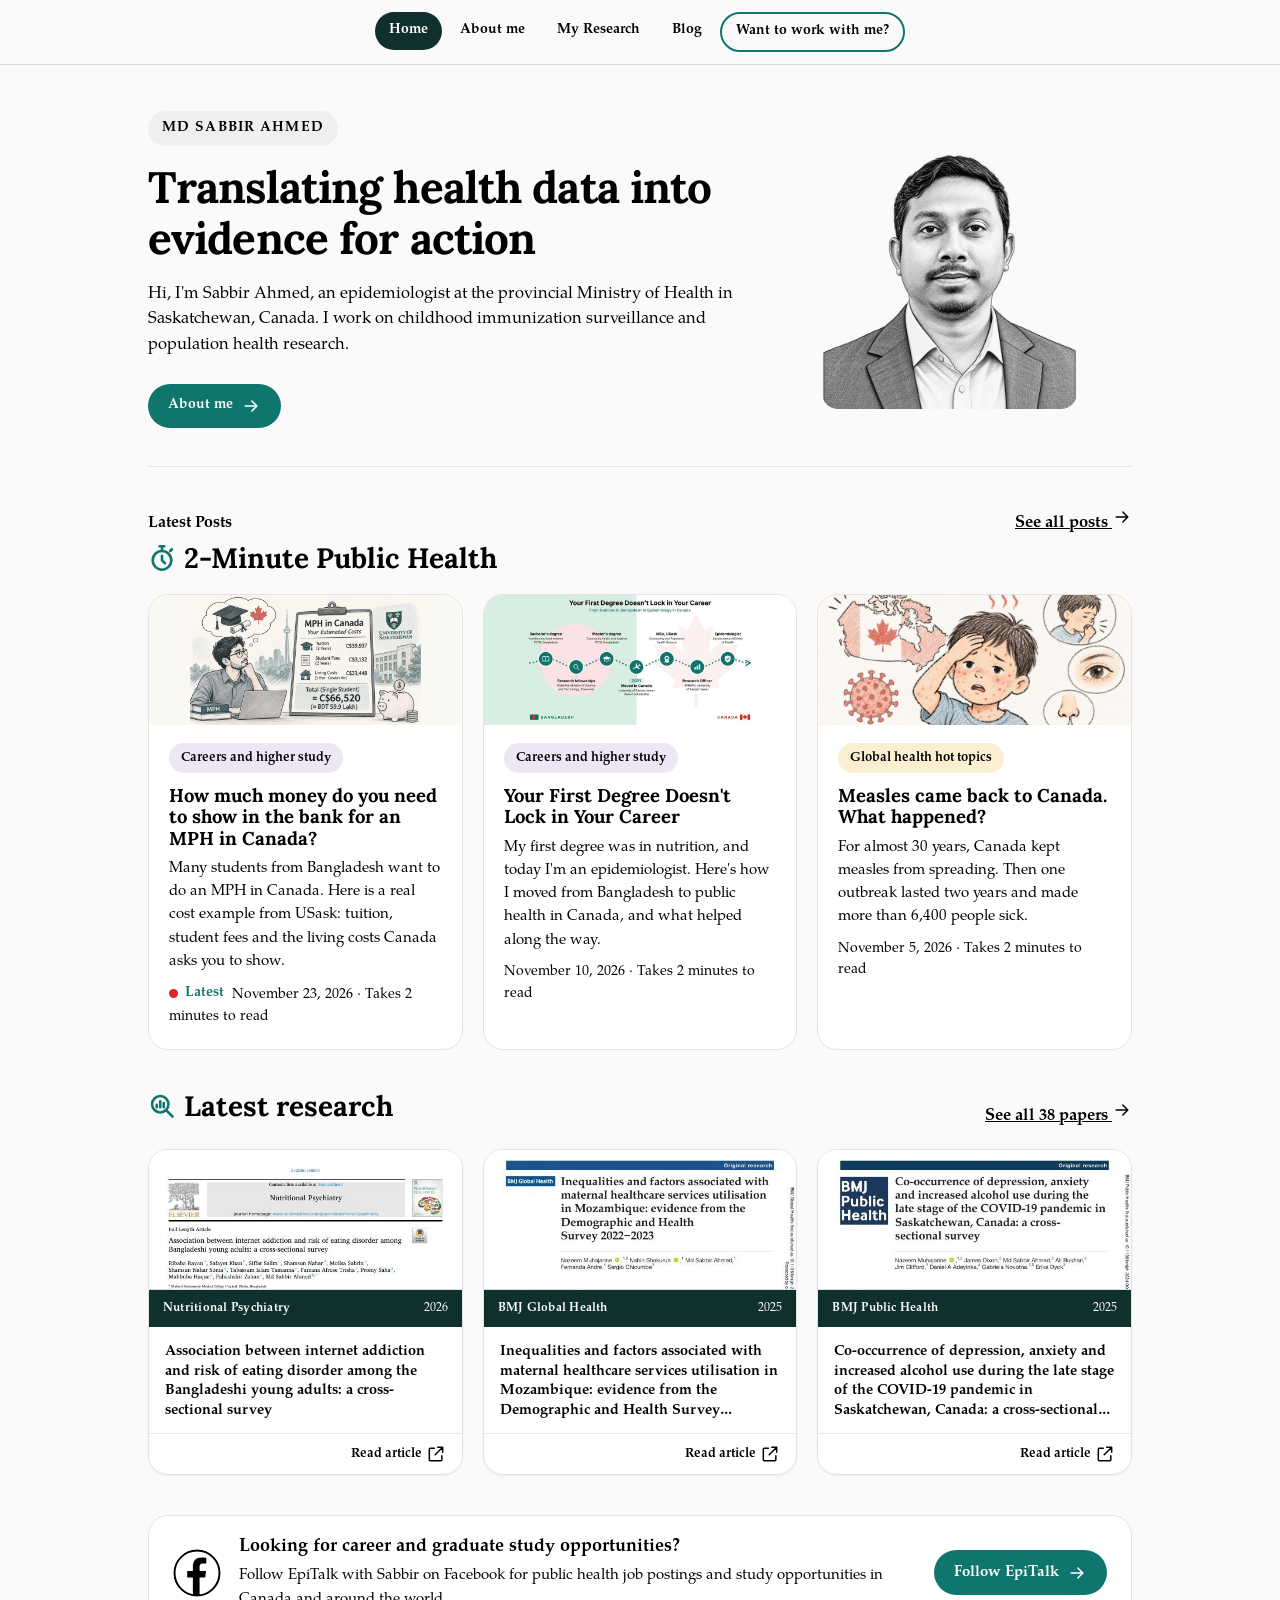
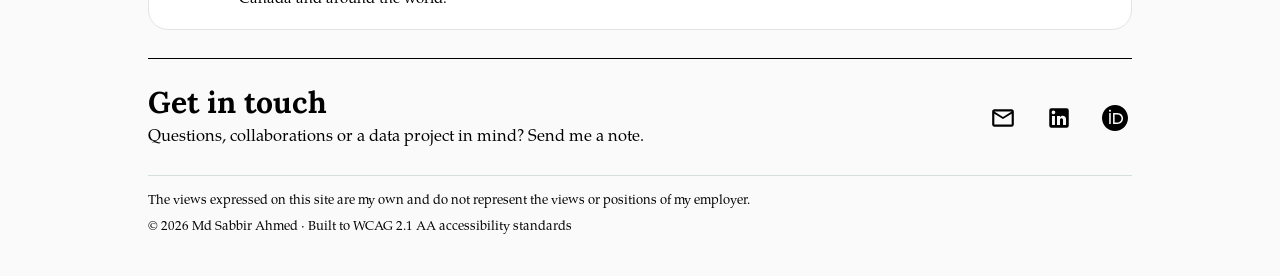
<file: index.html>
<!doctype html>
<html lang="en">
<head>
<meta charset="utf-8">
<meta name="viewport" content="width=device-width, initial-scale=1">
<title>Md Sabbir Ahmed | Epidemiologist</title>
<meta name="description" content="Md Sabbir Ahmed is an epidemiologist in Saskatchewan, Canada, working on childhood immunization surveillance and population health research.">
<link rel="icon" type="image/png" sizes="32x32" href="images/favicon-32.png">
<link rel="apple-touch-icon" href="images/apple-touch-icon.png">
<meta property="og:type" content="website">
<meta property="og:site_name" content="Md Sabbir Ahmed">
<meta property="og:title" content="Md Sabbir Ahmed | Epidemiologist">
<meta property="og:description" content="Md Sabbir Ahmed is an epidemiologist in Saskatchewan, Canada, working on childhood immunization surveillance and population health research.">
<meta property="og:image" content="https://episabbir.ca/images/og-card.png">
<meta property="og:image:secure_url" content="https://episabbir.ca/images/og-card.png">
<meta property="og:image:type" content="image/png">
<meta property="og:image:width" content="1200">
<meta property="og:image:height" content="630">
<meta property="og:image:alt" content="Md Sabbir Ahmed | Epidemiologist">
<meta name="twitter:image" content="https://episabbir.ca/images/og-card.png">
<meta property="og:url" content="https://episabbir.ca/">
<link rel="canonical" href="https://episabbir.ca/">
<meta name="twitter:card" content="summary_large_image">
<link rel="stylesheet" href="css/style.css?v=1795556083">
</head>
<body>
<nav class="site-nav" aria-label="Main"><div class="nav-bar"><span class="nav-here">Home</span><button class="menu-toggle" type="button" aria-expanded="false" aria-controls="main-menu"><svg class="icon" viewBox="0 0 24 24" aria-hidden="true"><path d="M4 7h16M4 12h16M4 17h16"/></svg>Menu</button></div><ul id="main-menu"><li><a href="index.html" aria-current="page">Home</a></li><li><a href="about.html">About me</a></li><li><a href="research.html">My Research</a></li><li><a href="blog.html">Blog</a></li><li><a href="work.html" class="cta">Want to work with me?</a></li></ul></nav>
<main>
<div class="wrap">
<section class="hero" aria-labelledby="hero-title">
<div class="hero-text">
<span class="pill pill-mint" style="font-size:14px;padding:7px 14px;text-transform:uppercase;letter-spacing:.08em;font-weight:700">Md Sabbir Ahmed</span>
<h1 id="hero-title">Translating health data into <span>evidence for action</span></h1>
<p>Hi, I'm Sabbir Ahmed, an epidemiologist at the provincial Ministry of Health in Saskatchewan, Canada. I work on childhood immunization surveillance and population health research.</p>
<div style="display:flex;flex-wrap:wrap;gap:12px">
<a class="btn btn-primary" href="about.html">About me <svg class="icon" viewBox="0 0 24 24" aria-hidden="true"><path d="M5 12h14M13 6l6 6-6 6"/></svg></a>
</div>
</div>
<div class="hero-photo"><img src="images/headshot-home-sketch.jpg?v=1795556083" alt="Md Sabbir Ahmed"></div>
</section>

<section class="section" id="latest" aria-labelledby="latest-title">
<div class="row-head">
<div><span class="brand-kicker" style="text-transform:none;letter-spacing:0;font-size:16px">Latest Posts</span><h2 class="section-title brand-title" id="latest-title"><svg class="icon" viewBox="0 0 24 24" aria-hidden="true"><circle cx="12" cy="14" r="8"/><path d="M12 10v4l2.5 2.5M10 2h4M12 2v4M19 6l1.5-1.5"/></svg>2-Minute Public Health</h2></div>
<a href="blog.html" style="font-weight:700">See all posts <svg class="icon" viewBox="0 0 24 24" aria-hidden="true"><path d="M5 12h14M13 6l6 6-6 6"/></svg></a>
</div>
<div class="grid"><a class="card " href="post-how-much-money-to-show-for-an-mph-in-canada.html">
<div class="post-img fit-contain" style="background:#faf8f2;color:#4b3b78"><svg class="icon" viewBox="0 0 24 24" aria-hidden="true"><rect x="3" y="4" width="18" height="16" rx="2"/><circle cx="8.5" cy="9.5" r="1.5"/><path d="m21 16-5-5-9 9"/></svg><img src="images/blog/thumb/post5-mph-cost.jpg?v=1795556083" alt="A student thinking about an MPH in Canada, next to a clipboard listing estimated costs: tuition C$39,937, student fees C$3,132, living costs C$23,448, total about C$66,520 (about BDT 59.9 lakh)." onerror="this.remove()"></div>
<div class="card-body"><span class="pill pill-t4">Careers and higher study</span><h3>How much money do you need to show in the bank for an MPH in Canada?</h3>
<p class="excerpt">Many students from Bangladesh want to do an MPH in Canada. Here is a real cost example from USask: tuition, student fees and the living costs Canada asks you to show.</p><p><span class="latest-dot"><i aria-hidden="true"></i>Latest</span>November 23, 2026 · Takes 2 minutes to read</p></div>
</a><a class="card " href="post-your-first-degree-doesnt-lock-in-your-career.html">
<div class="post-img fit-contain" style="background:linear-gradient(to right, #d8eee2 48.5%, #ffffff 48.5%);color:#4b3b78"><svg class="icon" viewBox="0 0 24 24" aria-hidden="true"><rect x="3" y="4" width="18" height="16" rx="2"/><circle cx="8.5" cy="9.5" r="1.5"/><path d="m21 16-5-5-9 9"/></svg><img src="images/blog/thumb/post4-first-degree.jpg?v=1795556083" alt="A path with seven stops from Bangladesh to Canada: bachelor&#x27;s degree, research fellowships, master&#x27;s degree, moving to Canada in 2021, MSc at USask, Research Officer at SPHERU, and epidemiologist at the Saskatchewan Ministry of Health." onerror="this.remove()"></div>
<div class="card-body"><span class="pill pill-t4">Careers and higher study</span><h3>Your First Degree Doesn&#x27;t Lock in Your Career</h3>
<p class="excerpt">My first degree was in nutrition, and today I&#x27;m an epidemiologist. Here&#x27;s how I moved from Bangladesh to public health in Canada, and what helped along the way.</p><p>November 10, 2026 · Takes 2 minutes to read</p></div>
</a><a class="card " href="post-measles-came-back-to-canada.html">
<div class="post-img" style="background:#fbefd2;color:#6b4e0e"><svg class="icon" viewBox="0 0 24 24" aria-hidden="true"><rect x="3" y="4" width="18" height="16" rx="2"/><circle cx="8.5" cy="9.5" r="1.5"/><path d="m21 16-5-5-9 9"/></svg><img src="images/blog/thumb/post1-measles.jpg?v=1795556083" alt="Pencil sketch of a boy with a fever and a red measles rash, next to a map of Canada, a virus, and close-ups of a cough, red eyes and a runny nose" onerror="this.remove()"></div>
<div class="card-body"><span class="pill pill-t1">Global health hot topics</span><h3>Measles came back to Canada. What happened?</h3>
<p class="excerpt">For almost 30 years, Canada kept measles from spreading. Then one outbreak lasted two years and made more than 6,400 people sick.</p><p>November 5, 2026 · Takes 2 minutes to read</p></div>
</a></div>
</section>

<section class="section" style="padding-top:0" aria-labelledby="feat-title">
<div class="row-head">
<h2 class="section-title brand-title" id="feat-title"><svg class="icon" viewBox="0 0 24 24" aria-hidden="true"><circle cx="10.5" cy="10.5" r="7"/><path d="M15.5 15.5L21 21"/><path d="M7.5 13v-2M10.5 13V8M13.5 13v-3.5"/></svg>Latest research</h2>
<a href="research.html" style="font-weight:700">See all 38 papers <svg class="icon" viewBox="0 0 24 24" aria-hidden="true"><path d="M5 12h14M13 6l6 6-6 6"/></svg></a>
</div>
<div class="papers three"><a class="paper" href="https://doi.org/10.1016/j.nupsyc.2026.100009" target="_blank" rel="noopener">
<div class="paper-thumb"><img src="images/papers/p38.jpg" alt="First page of the article" loading="lazy"></div>
<div class="paper-top"><span class="j">Nutritional Psychiatry</span><span>2026</span></div>
<div class="paper-body"><h3>Association between internet addiction and risk of eating disorder among the Bangladeshi young adults: a cross-sectional survey</h3></div>
<div class="paper-foot"><span></span><span class="read">Read article <svg class="icon" viewBox="0 0 24 24" aria-hidden="true"><path d="M14 4h6v6M20 4l-9 9"/><path d="M19 14v5a1 1 0 0 1-1 1H5a1 1 0 0 1-1-1V6a1 1 0 0 1 1-1h5"/></svg></span></div>
</a><a class="paper" href="https://doi.org/10.1136/bmjgh-2024-018121" target="_blank" rel="noopener">
<div class="paper-thumb"><img src="images/papers/p37.jpg" alt="First page of the article" loading="lazy"></div>
<div class="paper-top"><span class="j">BMJ Global Health</span><span>2025</span></div>
<div class="paper-body"><h3>Inequalities and factors associated with maternal healthcare services utilisation in Mozambique: evidence from the Demographic and Health Survey 2022−2023</h3></div>
<div class="paper-foot"><span></span><span class="read">Read article <svg class="icon" viewBox="0 0 24 24" aria-hidden="true"><path d="M14 4h6v6M20 4l-9 9"/><path d="M19 14v5a1 1 0 0 1-1 1H5a1 1 0 0 1-1-1V6a1 1 0 0 1 1-1h5"/></svg></span></div>
</a><a class="paper" href="https://doi.org/10.1136/bmjph-2024-000965" target="_blank" rel="noopener">
<div class="paper-thumb"><img src="images/papers/p36.jpg" alt="First page of the article" loading="lazy"></div>
<div class="paper-top"><span class="j">BMJ Public Health</span><span>2025</span></div>
<div class="paper-body"><h3>Co-occurrence of depression, anxiety and increased alcohol use during the late stage of the COVID-19 pandemic in Saskatchewan, Canada: a cross-sectional survey</h3></div>
<div class="paper-foot"><span></span><span class="read">Read article <svg class="icon" viewBox="0 0 24 24" aria-hidden="true"><path d="M14 4h6v6M20 4l-9 9"/><path d="M19 14v5a1 1 0 0 1-1 1H5a1 1 0 0 1-1-1V6a1 1 0 0 1 1-1h5"/></svg></span></div>
</a></div>
</section>

<section aria-label="Facebook">
<a class="fb-strip" href="https://www.facebook.com/profile.php?id=61571197702458" target="_blank" rel="noopener">
<span class="logo fb-logo"><svg class="fb-ic" viewBox="0 0 48 48" aria-hidden="true"><circle class="fb-c" cx="24" cy="24" r="22.5"/><path class="fb-f" d="M26.6 46.4V28.6h5.6l.85-6.6h-6.45v-4.2c0-1.9.53-3.2 3.25-3.2h3.45V8.7a46 46 0 0 0-5.03-.26c-4.98 0-8.39 3.04-8.39 8.62V22H14.2v6.6h5.68v17.8z"/></svg></span>
<span class="fb-strip-text"><strong>Looking for career and graduate study opportunities?</strong><span>Follow EpiTalk with Sabbir on Facebook for public health job postings and study opportunities in Canada and around the world.</span></span>
<span class="fb-strip-cta">Follow EpiTalk <svg class="icon" viewBox="0 0 24 24" aria-hidden="true"><path d="M5 12h14M13 6l6 6-6 6"/></svg></span>
</a>
</section>
</div>
</main>
<footer class="contact" id="contact">
<div class="wrap">
<div>
<h2>Get in touch</h2>
<p>Questions, collaborations or a data project in mind? Send me a note.</p>
</div>
<div class="contact-links">
<a class="icon-only ic-mail" href="mailto:sabbir.epidemiologist@gmail.com" aria-label="Email me: sabbir.epidemiologist@gmail.com" title="sabbir.epidemiologist@gmail.com"><svg class="brand-ic" viewBox="0 0 24 24" fill="currentColor" aria-hidden="true"><path d="M22 6c0-1.1-.9-2-2-2H4c-1.1 0-2 .9-2 2v12c0 1.1.9 2 2 2h16c1.1 0 2-.9 2-2zm-2 0-8 5-8-5zm0 12H4V8l8 5 8-5z"/></svg></a>
<a class="icon-only ic-linkedin" href="https://www.linkedin.com/in/sabbirepidemiologist/" aria-label="LinkedIn profile" title="LinkedIn" target="_blank" rel="noopener"><svg class="brand-ic" viewBox="0 0 24 24" fill="currentColor" aria-hidden="true"><path d="M19 3a2 2 0 0 1 2 2v14a2 2 0 0 1-2 2H5a2 2 0 0 1-2-2V5a2 2 0 0 1 2-2zm-.5 15.5v-5.3a3.26 3.26 0 0 0-3.26-3.26c-.85 0-1.84.52-2.32 1.3v-1.11h-2.79v8.37h2.79v-4.93c0-.77.62-1.4 1.39-1.4a1.4 1.4 0 0 1 1.4 1.4v4.93zM6.88 8.56a1.68 1.68 0 0 0 1.68-1.68c0-.93-.75-1.69-1.68-1.69a1.69 1.69 0 0 0-1.69 1.69c0 .93.76 1.68 1.69 1.68m1.39 9.94v-8.37H5.5v8.37z"/></svg></a>
<a class="icon-only ic-orcid" href="https://orcid.org/0000-0002-7663-2181" aria-label="ORCID profile" title="ORCID" target="_blank" rel="noopener"><svg class="brand-ic" viewBox="0 0 24 24" fill="currentColor" aria-hidden="true"><path d="M12 0C5.372 0 0 5.372 0 12s5.372 12 12 12 12-5.372 12-12S18.628 0 12 0M7.369 4.378c.525 0 .947.431.947.947s-.422.947-.947.947a.95.95 0 0 1-.947-.947c0-.525.422-.947.947-.947m-.722 3.038h1.444v10.041H6.647zm3.562 0h3.9c3.712 0 5.344 2.653 5.344 5.025 0 2.578-2.016 5.025-5.325 5.025h-3.919zm1.444 1.303v7.444h2.297c3.272 0 4.022-2.484 4.022-3.722 0-2.016-1.284-3.722-4.097-3.722z"/></svg></a>
</div>
<div class="small-print footnotes">
<p>The views expressed on this site are my own and do not represent the views or positions of my employer.</p>
<p>© 2026 Md Sabbir Ahmed · Built to WCAG 2.1 AA accessibility standards</p>
</div>
</div>
</footer>
<script type="application/ld+json">
{"@context":"https://schema.org","@type":"Person","name":"Md Sabbir Ahmed","jobTitle":"Epidemiologist",
"url":"https://episabbir.ca/","image":"https://episabbir.ca/images/headshot.jpg",
"address":{"@type":"PostalAddress","addressRegion":"SK","addressCountry":"CA"},
"alumniOf":[{"@type":"CollegeOrUniversity","name":"University of Saskatchewan"},{"@type":"CollegeOrUniversity","name":"Patuakhali Science and Technology University"}],
"knowsAbout":["Epidemiology","Childhood immunization","Population health","SAS","R"],
"sameAs":["https://www.linkedin.com/in/sabbirepidemiologist/","https://orcid.org/0000-0002-7663-2181"]}
</script>
<script>
(function(){var b=document.querySelector('.menu-toggle'),n=document.querySelector('.site-nav');
if(b){b.addEventListener('click',function(){var o=n.classList.toggle('open');b.setAttribute('aria-expanded',o?'true':'false');});}})();
</script>
</body>
</html>
</file>
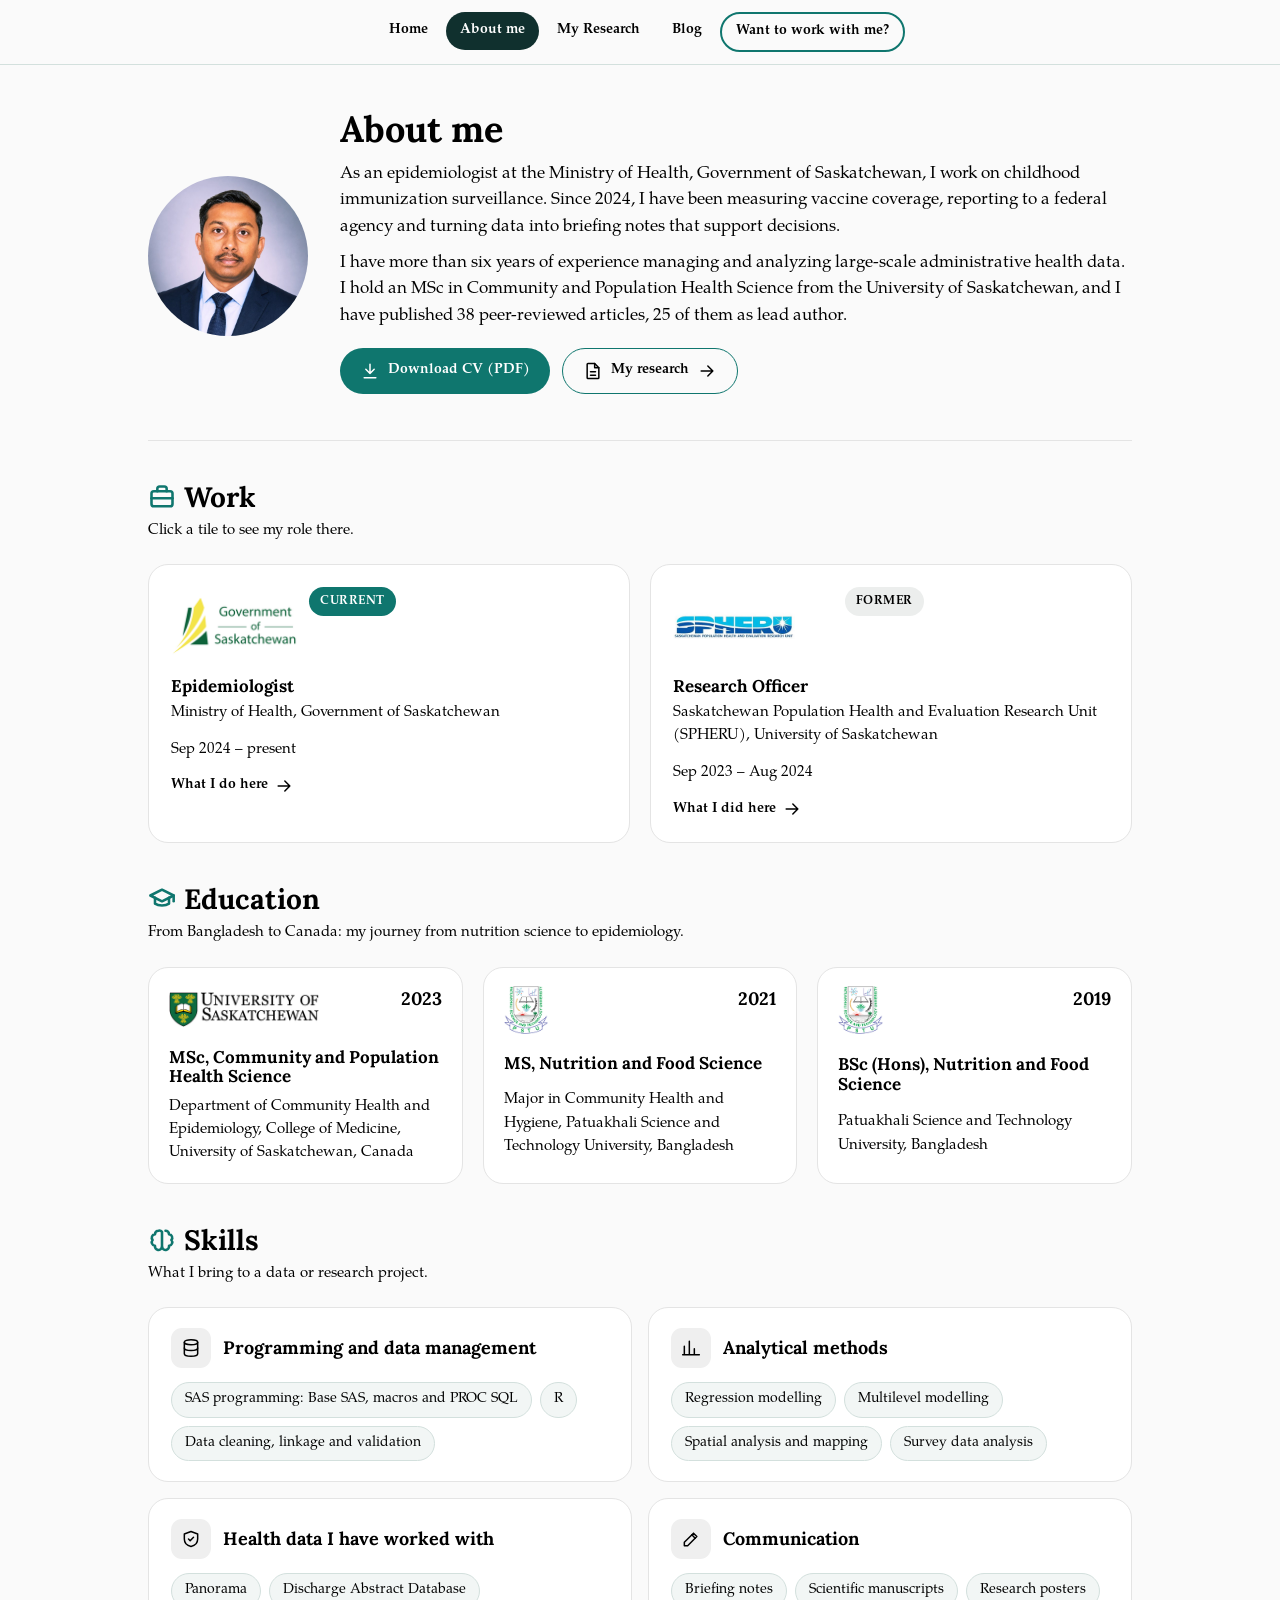
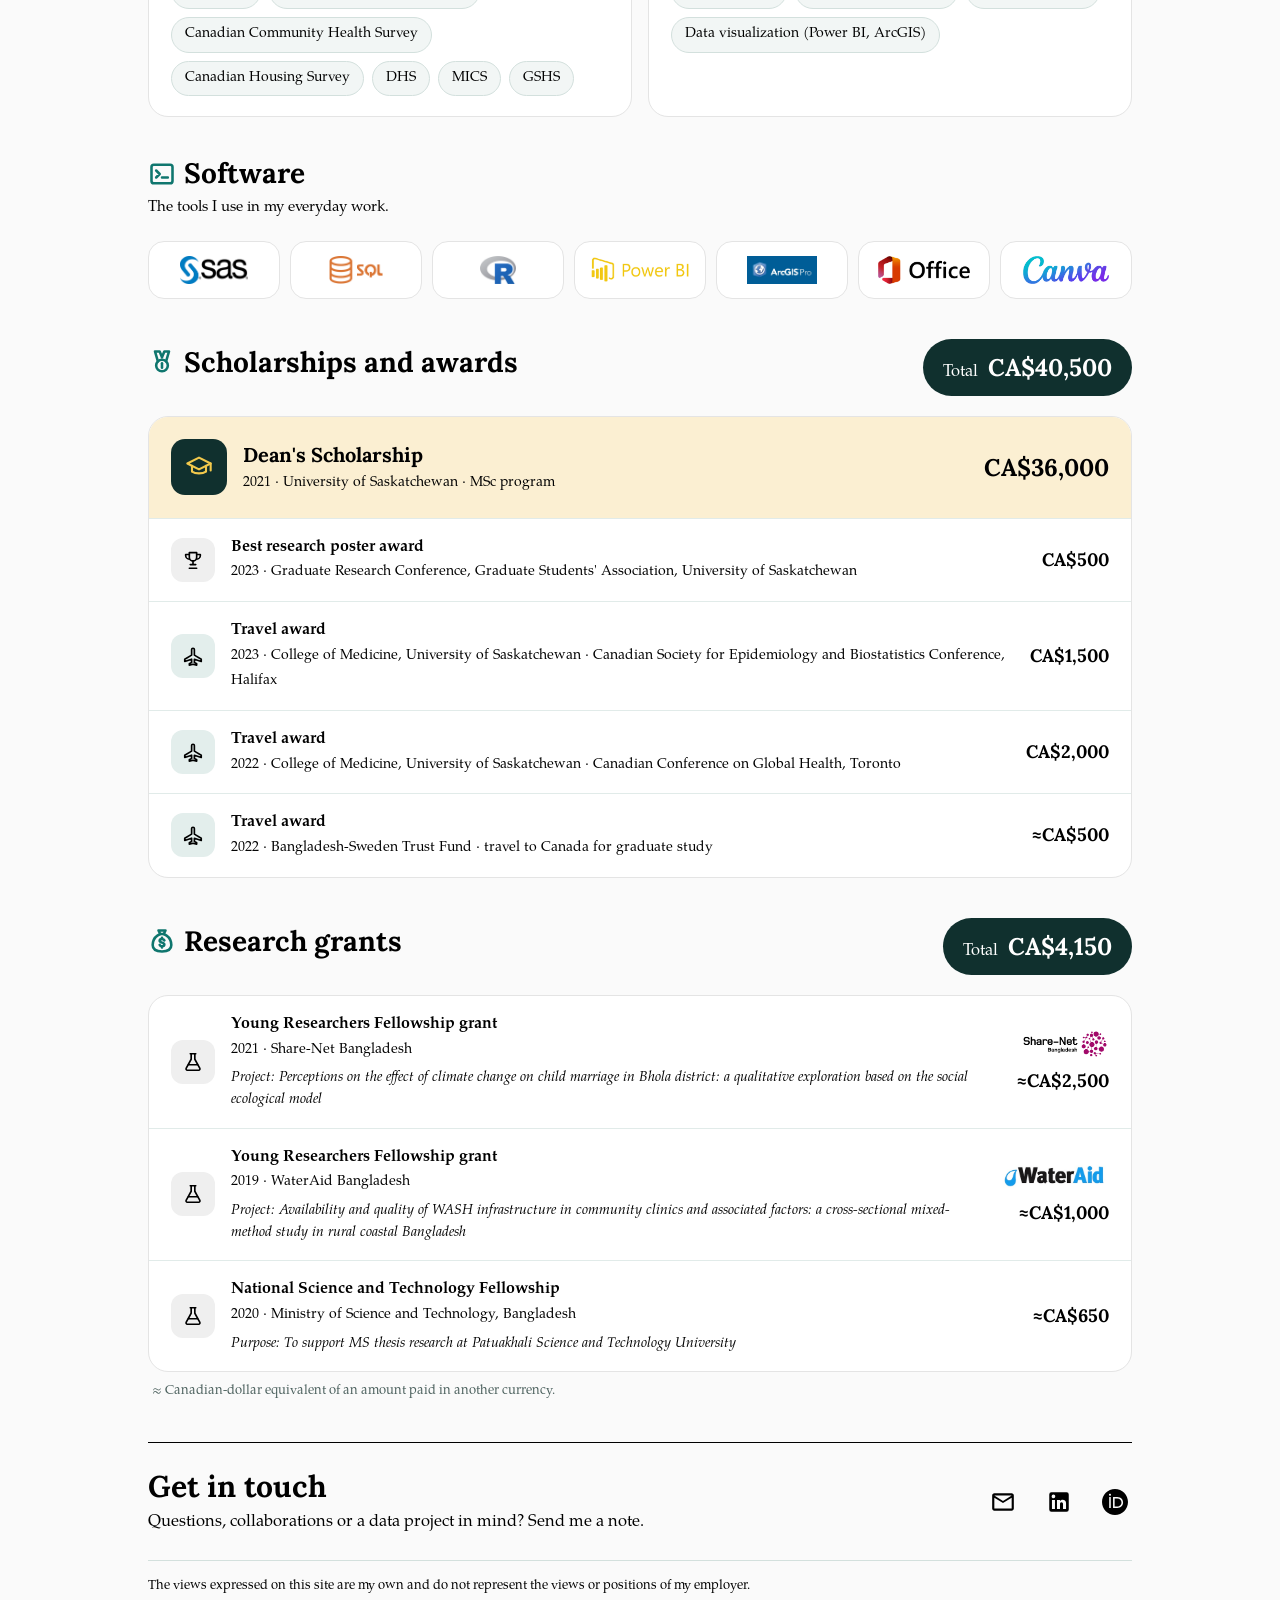
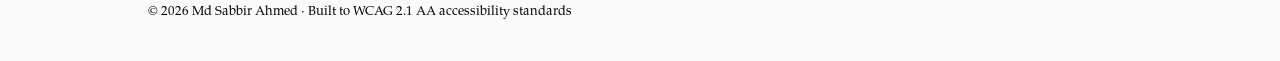
<file: about.html>
<!doctype html>
<html lang="en">
<head>
<meta charset="utf-8">
<meta name="viewport" content="width=device-width, initial-scale=1">
<title>About me | Md Sabbir Ahmed</title>
<meta name="description" content="About Md Sabbir Ahmed, epidemiologist: education at the University of Saskatchewan, work in public health, skills in SAS and R, awards and grants.">
<link rel="icon" type="image/png" sizes="32x32" href="images/favicon-32.png">
<link rel="apple-touch-icon" href="images/apple-touch-icon.png">
<meta property="og:type" content="website">
<meta property="og:site_name" content="Md Sabbir Ahmed">
<meta property="og:title" content="About me | Md Sabbir Ahmed">
<meta property="og:description" content="About Md Sabbir Ahmed, epidemiologist: education at the University of Saskatchewan, work in public health, skills in SAS and R, awards and grants.">
<meta property="og:image" content="https://episabbir.ca/images/og-card.png">
<meta property="og:image:secure_url" content="https://episabbir.ca/images/og-card.png">
<meta property="og:image:type" content="image/png">
<meta property="og:image:width" content="1200">
<meta property="og:image:height" content="630">
<meta property="og:image:alt" content="About me | Md Sabbir Ahmed">
<meta name="twitter:image" content="https://episabbir.ca/images/og-card.png">
<meta property="og:url" content="https://episabbir.ca/about">
<link rel="canonical" href="https://episabbir.ca/about">
<meta name="twitter:card" content="summary_large_image">
<link rel="stylesheet" href="css/style.css?v=1795556083">
</head>
<body>
<nav class="site-nav" aria-label="Main"><div class="nav-bar"><span class="nav-here">About me</span><button class="menu-toggle" type="button" aria-expanded="false" aria-controls="main-menu"><svg class="icon" viewBox="0 0 24 24" aria-hidden="true"><path d="M4 7h16M4 12h16M4 17h16"/></svg>Menu</button></div><ul id="main-menu"><li><a href="index.html">Home</a></li><li><a href="about.html" aria-current="page">About me</a></li><li><a href="research.html">My Research</a></li><li><a href="blog.html">Blog</a></li><li><a href="work.html" class="cta">Want to work with me?</a></li></ul></nav>
<main>
<div class="wrap">
<section class="summary" aria-labelledby="about-title">
<img src="images/headshot-about.jpg?v=1795556083" alt="Md Sabbir Ahmed">
<div class="summary-text">
<h1 id="about-title">About me</h1>
<p>As an epidemiologist at the Ministry of Health, Government of Saskatchewan, I work on childhood immunization surveillance. Since 2024, I have been measuring vaccine coverage, reporting to a federal agency and turning data into briefing notes that support decisions.</p>
<p>I have more than six years of experience managing and analyzing large-scale administrative health data. I hold an MSc in Community and Population Health Science from the University of Saskatchewan, and I have published 38 peer-reviewed articles, 25 of them as lead author.</p>
<p class="about-btns" style="margin-top:18px"><a class="btn btn-primary" href="files/Md_Sabbir_Ahmed_CV.pdf?v=1795556083" target="_blank" rel="noopener"><svg class="icon" viewBox="0 0 24 24" aria-hidden="true"><path d="M12 4v11M7 10l5 5 5-5M5 20h14"/></svg> Download CV (PDF)</a> <a class="btn btn-outline" href="research.html"><svg class="icon" viewBox="0 0 24 24" aria-hidden="true"><path d="M14 3H6a1 1 0 0 0-1 1v16a1 1 0 0 0 1 1h12a1 1 0 0 0 1-1V8z"/><path d="M14 3v5h5M9 13h6M9 17h6"/></svg> My research <svg class="icon" viewBox="0 0 24 24" aria-hidden="true"><path d="M5 12h14M13 6l6 6-6 6"/></svg></a></p>
</div>
</section>

<section class="section" aria-labelledby="work-title">
<h2 class="section-title brand-title" id="work-title"><svg class="icon" viewBox="0 0 24 24" aria-hidden="true"><rect x="3" y="7" width="18" height="13" rx="2"/><path d="M8 7V5a2 2 0 0 1 2-2h4a2 2 0 0 1 2 2v2"/><path d="M3 13h18"/></svg>Work</h2>
<p class="section-sub">Click a tile to see my role there.</p>
<div class="grid" style="grid-template-columns:repeat(auto-fill,minmax(min(340px,100%),1fr))"><button class="tile" type="button" data-open="dlg-moh">
<div class="tile-top"><span class="logo edu-logo"><span class="fallback">SK</span><img src="images/logos/gov-sk.png" alt="" onerror="this.remove()"></span><span class="status now">Current</span></div>
<div><h3>Epidemiologist</h3><p class="meta" style="margin-top:4px">Ministry of Health, Government of Saskatchewan</p></div>
<p class="meta">Sep 2024 – present</p>
<span class="hint">What I do here <svg class="icon" viewBox="0 0 24 24" aria-hidden="true"><path d="M5 12h14M13 6l6 6-6 6"/></svg></span>
</button><button class="tile" type="button" data-open="dlg-spheru">
<div class="tile-top"><span class="logo edu-logo"><span class="fallback">SPHERU</span><img src="images/logos/spheru.png" alt="" onerror="this.remove()"></span><span class="status past">Former</span></div>
<div><h3>Research Officer</h3><p class="meta" style="margin-top:4px">Saskatchewan Population Health and Evaluation Research Unit (SPHERU), University of Saskatchewan</p></div>
<p class="meta">Sep 2023 – Aug 2024</p>
<span class="hint">What I did here <svg class="icon" viewBox="0 0 24 24" aria-hidden="true"><path d="M5 12h14M13 6l6 6-6 6"/></svg></span>
</button></div>
<dialog id="dlg-moh" aria-labelledby="dlg-moh-t">
<div class="dlg-head"><span class="logo edu-logo dlg-logo"><span class="fallback">SK</span><img src="images/logos/gov-sk.png" alt="" onerror="this.remove()"></span><div><h3 id="dlg-moh-t">Epidemiologist</h3><p>Ministry of Health, Government of Saskatchewan</p></div>
<button class="dlg-close" type="button" data-close aria-label="Close"><svg class="icon" viewBox="0 0 24 24" aria-hidden="true"><path d="M6 6l12 12M18 6 6 18"/></svg></button></div>
<div class="dlg-body"><h4>What I do</h4><ul class="duties"><li><span class="ico"><svg class="icon" viewBox="0 0 24 24" aria-hidden="true"><ellipse cx="12" cy="5" rx="8" ry="3"/><path d="M4 5v14c0 1.7 3.6 3 8 3s8-1.3 8-3V5"/><path d="M4 12c0 1.7 3.6 3 8 3s8-1.3 8-3"/></svg></span><span>Analyze administrative health data from Panorama and other databases, such as the Discharge Abstract Database, for surveillance and reporting in SAS.</span></li><li><span class="ico"><svg class="icon" viewBox="0 0 24 24" aria-hidden="true"><path d="M14 3H6a1 1 0 0 0-1 1v16a1 1 0 0 0 1 1h12a1 1 0 0 0 1-1V8z"/><path d="M14 3v5h5M9 13h6M9 17h6"/></svg></span><span>Write briefing notes and reports on immunization coverage for vaccine-preventable diseases, and submit data to a federal agency.</span></li><li><span class="ico"><svg class="icon" viewBox="0 0 24 24" aria-hidden="true"><path d="M21 12a8 8 0 0 1-11.6 7.1L4 20l1-4.6A8 8 0 1 1 21 12z"/></svg></span><span>Handle data requests from the Minister&#x27;s office, media and external partners.</span></li><li><span class="ico"><svg class="icon" viewBox="0 0 24 24" aria-hidden="true"><path d="M10 13a5 5 0 0 0 7 0l3-3a5 5 0 0 0-7-7l-1 1"/><path d="M14 11a5 5 0 0 0-7 0l-3 3a5 5 0 0 0 7 7l1-1"/></svg></span><span>Oversee external research projects: data extraction, data linkage, data sharing agreements and guidance for data analysts.</span></li><li><span class="ico"><svg class="icon" viewBox="0 0 24 24" aria-hidden="true"><path d="M12 3 4 6v6c0 5 3.5 8 8 9 4.5-1 8-4 8-9V6z"/><path d="m9 12 2 2 4-4"/></svg></span><span>Support the Communicable Disease team with immunization surveillance during public health events and emergencies.</span></li><li><span class="ico"><svg class="icon" viewBox="0 0 24 24" aria-hidden="true"><circle cx="9" cy="8" r="3.5"/><path d="M2.5 20a6.5 6.5 0 0 1 13 0"/><path d="M16 4.5a3.5 3.5 0 0 1 0 7M21.5 20a6.5 6.5 0 0 0-4-6"/></svg></span><span>Lead and work with multidisciplinary teams to deliver the branch&#x27;s workplan.</span></li></ul></div>
</dialog><dialog id="dlg-spheru" aria-labelledby="dlg-spheru-t">
<div class="dlg-head"><span class="logo edu-logo dlg-logo"><span class="fallback">SPHERU</span><img src="images/logos/spheru.png" alt="" onerror="this.remove()"></span><div><h3 id="dlg-spheru-t">Research Officer</h3><p>Saskatchewan Population Health and Evaluation Research Unit (SPHERU), University of Saskatchewan</p></div>
<button class="dlg-close" type="button" data-close aria-label="Close"><svg class="icon" viewBox="0 0 24 24" aria-hidden="true"><path d="M6 6l12 12M18 6 6 18"/></svg></button></div>
<div class="dlg-body"><h4>What I did</h4><ul class="duties"><li><span class="ico"><svg class="icon" viewBox="0 0 24 24" aria-hidden="true"><path d="M4 20V10M10 20V4M16 20v-7M22 20H2"/></svg></span><span>Analyzed survey data and shared findings with researchers, policymakers and the public.</span></li><li><span class="ico"><svg class="icon" viewBox="0 0 24 24" aria-hidden="true"><path d="M4 20h4L19 9l-4-4L4 16z"/><path d="m13 7 4 4"/></svg></span><span>Wrote manuscripts, reports, research briefs and posters.</span></li><li><span class="ico"><svg class="icon" viewBox="0 0 24 24" aria-hidden="true"><path d="M3 11 12 4l9 7"/><path d="M5 10v10h14V10"/></svg></span><span>Analyzed Canadian Housing Survey data in Statistics Canada&#x27;s Research Data Centre, including access, security and vetting requests.</span></li><li><span class="ico"><svg class="icon" viewBox="0 0 24 24" aria-hidden="true"><circle cx="12" cy="12" r="9"/><path d="M3 12h18M12 3c3 3 3 15 0 18M12 3c-3 3-3 15 0 18"/></svg></span><span>Analyzed Mozambique Demographic and Health Survey data for a maternal health project.</span></li><li><span class="ico"><svg class="icon" viewBox="0 0 24 24" aria-hidden="true"><circle cx="12" cy="12" r="9"/><path d="M15 9.5c-.5-1-1.6-1.5-3-1.5-1.7 0-3 .8-3 2s1.3 1.7 3 2 3 .8 3 2-1.3 2-3 2c-1.4 0-2.5-.5-3-1.5M12 6v12"/></svg></span><span>Helped write and submit a CIHR grant application.</span></li><li><span class="ico"><svg class="icon" viewBox="0 0 24 24" aria-hidden="true"><circle cx="9" cy="8" r="3.5"/><path d="M2.5 20a6.5 6.5 0 0 1 13 0"/><path d="M16 4.5a3.5 3.5 0 0 1 0 7M21.5 20a6.5 6.5 0 0 0-4-6"/></svg></span><span>Led a working group and helped steer research decisions with a multidisciplinary team.</span></li></ul><h4>Projects</h4><div style="display:flex;flex-wrap:wrap;gap:8px"><span class="pill pill-blue">Building Back Better</span><span class="pill pill-blue">People, Places, Policies and Prospects: affordable rental housing</span><span class="pill pill-blue">Mozambique-Canada Maternal Health Project</span><span class="pill pill-blue">Long COVID Web (CIHR-funded)</span><span class="pill pill-blue">Mental Health and COVID-19 in Saskatchewan Adults</span><span class="pill pill-blue">Remember Rebuild Saskatchewan</span></div></div>
</dialog>
</section>

<section class="section" style="padding-top:0" aria-labelledby="edu-title">
<h2 class="section-title brand-title" id="edu-title"><svg class="icon" viewBox="0 0 24 24" aria-hidden="true"><path d="M2 9l10-5 10 5-10 5z"/><path d="M6 11v5c3 2 9 2 12 0v-5"/><path d="M22 9v5"/></svg>Education</h2>
<p class="section-sub">From Bangladesh to Canada: my journey from nutrition science to epidemiology.</p>
<div class="grid"><div class="tile">
<span class="logo edu-logo"><span class="fallback">USask</span><img src="images/logos/usask.png" alt="" onerror="this.remove()"></span>
<div><span class="year">2023</span><h3>MSc, Community and Population Health Science</h3></div>
<p class="meta">Department of Community Health and Epidemiology, College of Medicine, University of Saskatchewan, Canada</p>
</div><div class="tile">
<span class="logo edu-logo"><span class="fallback">PSTU</span><img src="images/logos/pstu.png" alt="" onerror="this.remove()"></span>
<div><span class="year">2021</span><h3>MS, Nutrition and Food Science</h3></div>
<p class="meta">Major in Community Health and Hygiene, Patuakhali Science and Technology University, Bangladesh</p>
</div><div class="tile">
<span class="logo edu-logo"><span class="fallback">PSTU</span><img src="images/logos/pstu.png" alt="" onerror="this.remove()"></span>
<div><span class="year">2019</span><h3>BSc (Hons), Nutrition and Food Science</h3></div>
<p class="meta">Patuakhali Science and Technology University, Bangladesh</p>
</div></div>
</section>

<section class="section" style="padding-top:0" aria-labelledby="expert-title">
<h2 class="section-title brand-title" id="expert-title"><svg class="icon" viewBox="0 0 24 24" aria-hidden="true"><path d="M9 4a3 3 0 0 0-3 3 3 3 0 0 0-2 5 3 3 0 0 0 2 5 3 3 0 0 0 6 1V5a3 3 0 0 0-3-1z"/><path d="M15 4a3 3 0 0 1 3 3 3 3 0 0 1 2 5 3 3 0 0 1-2 5 3 3 0 0 1-6 1"/></svg>Skills</h2>
<p class="section-sub">What I bring to a data or research project.</p>
<div class="sk-grid"><div class="sk-group"><div class="sk-head"><span class="ico"><svg class="icon" viewBox="0 0 24 24" aria-hidden="true"><ellipse cx="12" cy="5" rx="8" ry="3"/><path d="M4 5v14c0 1.7 3.6 3 8 3s8-1.3 8-3V5"/><path d="M4 12c0 1.7 3.6 3 8 3s8-1.3 8-3"/></svg></span><h3>Programming and data management</h3></div>
<ul class="sk-tags"><li>SAS programming: Base SAS, macros and PROC SQL</li><li>R</li><li>Data cleaning, linkage and validation</li></ul></div><div class="sk-group"><div class="sk-head"><span class="ico"><svg class="icon" viewBox="0 0 24 24" aria-hidden="true"><path d="M4 20V10M10 20V4M16 20v-7M22 20H2"/></svg></span><h3>Analytical methods</h3></div>
<ul class="sk-tags"><li>Regression modelling</li><li>Multilevel modelling</li><li>Spatial analysis and mapping</li><li>Survey data analysis</li></ul></div><div class="sk-group"><div class="sk-head"><span class="ico"><svg class="icon" viewBox="0 0 24 24" aria-hidden="true"><path d="M12 3 4 6v6c0 5 3.5 8 8 9 4.5-1 8-4 8-9V6z"/><path d="m9 12 2 2 4-4"/></svg></span><h3>Health data I have worked with</h3></div>
<ul class="sk-tags"><li>Panorama</li><li>Discharge Abstract Database</li><li>Canadian Community Health Survey</li><li>Canadian Housing Survey</li><li>DHS</li><li>MICS</li><li>GSHS</li></ul></div><div class="sk-group"><div class="sk-head"><span class="ico"><svg class="icon" viewBox="0 0 24 24" aria-hidden="true"><path d="M4 20h4L19 9l-4-4L4 16z"/><path d="m13 7 4 4"/></svg></span><h3>Communication</h3></div>
<ul class="sk-tags"><li>Briefing notes</li><li>Scientific manuscripts</li><li>Research posters</li><li>Data visualization (Power BI, ArcGIS)</li></ul></div></div>
</section>

<section class="section" style="padding-top:0" aria-labelledby="skills-title">
<h2 class="section-title brand-title" id="skills-title"><svg class="icon" viewBox="0 0 24 24" aria-hidden="true"><rect x="3" y="4" width="18" height="16" rx="2"/><path d="M7 9l3 3-3 3M12 15h5"/></svg>Software</h2>
<p class="section-sub">The tools I use in my everyday work.</p>
<div class="skills"><div class="skill"><span class="logo skill-logo"><span class="fallback">SAS</span><img src="images/logos/sas.png" alt="" onerror="this.remove()"></span><span class="sr-only">SAS</span></div><div class="skill"><span class="logo skill-logo"><span class="fallback">SQL</span><img src="images/logos/sql.png" alt="" onerror="this.remove()"></span><span class="sr-only">SQL</span></div><div class="skill"><span class="logo skill-logo"><span class="fallback">R</span><img src="images/logos/r.png" alt="" onerror="this.remove()"></span><span class="sr-only">R</span></div><div class="skill"><span class="logo skill-logo"><span class="fallback">BI</span><img src="images/logos/powerbi.png" alt="" onerror="this.remove()"></span><span class="sr-only">Power BI</span></div><div class="skill"><span class="logo skill-logo"><span class="fallback">GIS</span><img src="images/logos/arcgis.png" alt="" onerror="this.remove()"></span><span class="sr-only">ArcGIS</span></div><div class="skill"><span class="logo skill-logo"><span class="fallback">MS</span><img src="images/logos/msoffice.png" alt="" onerror="this.remove()"></span><span class="sr-only">Microsoft Office</span></div><div class="skill"><span class="logo skill-logo"><span class="fallback">Ca</span><img src="images/logos/canva.png" alt="" onerror="this.remove()"></span><span class="sr-only">Canva</span></div></div>
</section>

<section class="section" style="padding-top:0" aria-labelledby="awards-title">
<div class="row-head">
<h2 class="section-title brand-title" id="awards-title"><svg class="icon" viewBox="0 0 24 24" aria-hidden="true"><circle cx="12" cy="15" r="5"/><path d="M8.5 11.5L6 3h4l2 5 2-5h4l-2.5 8.5"/><path d="M12 13v4"/></svg>Scholarships and awards</h2>
<span class="total">Total <b>CA$40,500</b></span>
</div>
<ul class="awards"><li class="feature"><span class="award-ico feat-ico"><svg class="icon" viewBox="0 0 24 24" aria-hidden="true"><path d="m2 9 10-5 10 5-10 5z"/><path d="M6 11v5c3 2 9 2 12 0v-5M22 9v6"/></svg></span>
<span class="what"><strong>Dean&#x27;s Scholarship</strong><span>2021 · University of Saskatchewan · MSc program</span></span>
<span class="amt">CA$36,000</span></li><li><span class="award-ico pill pill-mint"><svg class="icon" viewBox="0 0 24 24" aria-hidden="true"><path d="M8 4h8v5a4 4 0 0 1-8 0z"/><path d="M8 6H4v1a4 4 0 0 0 4 4M16 6h4v1a4 4 0 0 1-4 4M12 13v4M8 21h8M9 17h6"/></svg></span>
<span class="what"><strong>Best research poster award</strong><span>2023 · Graduate Research Conference, Graduate Students&#x27; Association, University of Saskatchewan</span></span>
<span class="amt">CA$500</span></li><li><span class="award-ico pill pill-blue"><svg class="icon" viewBox="0 0 24 24" aria-hidden="true"><path d="M21 15.5 13.5 11V5a1.5 1.5 0 0 0-3 0v6L3 15.5V18l7.5-2.5V19L8 20.5V22l4-1 4 1v-1.5L13.5 19v-3.5L21 18z"/></svg></span>
<span class="what"><strong>Travel award</strong><span>2023 · College of Medicine, University of Saskatchewan · Canadian Society for Epidemiology and Biostatistics Conference, Halifax</span></span>
<span class="amt">CA$1,500</span></li><li><span class="award-ico pill pill-blue"><svg class="icon" viewBox="0 0 24 24" aria-hidden="true"><path d="M21 15.5 13.5 11V5a1.5 1.5 0 0 0-3 0v6L3 15.5V18l7.5-2.5V19L8 20.5V22l4-1 4 1v-1.5L13.5 19v-3.5L21 18z"/></svg></span>
<span class="what"><strong>Travel award</strong><span>2022 · College of Medicine, University of Saskatchewan · Canadian Conference on Global Health, Toronto</span></span>
<span class="amt">CA$2,000</span></li><li><span class="award-ico pill pill-blue"><svg class="icon" viewBox="0 0 24 24" aria-hidden="true"><path d="M21 15.5 13.5 11V5a1.5 1.5 0 0 0-3 0v6L3 15.5V18l7.5-2.5V19L8 20.5V22l4-1 4 1v-1.5L13.5 19v-3.5L21 18z"/></svg></span>
<span class="what"><strong>Travel award</strong><span>2022 · Bangladesh-Sweden Trust Fund · travel to Canada for graduate study</span></span>
<span class="amt">≈CA$500</span></li></ul>
</section>

<section class="section" style="padding-top:0" aria-labelledby="grants-title">
<div class="row-head">
<h2 class="section-title brand-title" id="grants-title"><svg class="icon" viewBox="0 0 24 24" aria-hidden="true"><path d="M9 3h6l-1.5 3h-3z"/><path d="M10.5 6C6 8 4 12 4 15.5 4 19 7 21 12 21s8-2 8-5.5C20 12 18 8 13.5 6"/><path d="M14 11.5c-.4-.8-1.2-1.2-2-1.2-1.2 0-2 .7-2 1.5 0 2 4 1.2 4 3.2 0 .8-.9 1.5-2 1.5-.9 0-1.7-.4-2-1.2M12 9.3v1M12 16.5v1"/></svg>Research grants</h2>
<span class="total">Total <b>CA$4,150</b></span>
</div>
<ul class="awards"><li><span class="award-ico pill pill-mint"><svg class="icon" viewBox="0 0 24 24" aria-hidden="true"><path d="M9 3h6M10 3v6L4.5 19a1.5 1.5 0 0 0 1.3 2h12.4a1.5 1.5 0 0 0 1.3-2L14 9V3"/><path d="M7 15h10"/></svg></span>
<span class="what"><strong>Young Researchers Fellowship grant</strong><span>2021 · Share-Net Bangladesh</span>
<span class="proj">Project: Perceptions on the effect of climate change on child marriage in Bhola district: a qualitative exploration based on the social ecological model</span></span>
<span class="amt-col"><img class="grant-logo" src="images/logos/sharenet.png?v=1795556083" alt="Share-Net Bangladesh"><span class="amt">≈CA$2,500</span></span></li><li><span class="award-ico pill pill-mint"><svg class="icon" viewBox="0 0 24 24" aria-hidden="true"><path d="M9 3h6M10 3v6L4.5 19a1.5 1.5 0 0 0 1.3 2h12.4a1.5 1.5 0 0 0 1.3-2L14 9V3"/><path d="M7 15h10"/></svg></span>
<span class="what"><strong>Young Researchers Fellowship grant</strong><span>2019 · WaterAid Bangladesh</span>
<span class="proj">Project: Availability and quality of WASH infrastructure in community clinics and associated factors: a cross-sectional mixed-method study in rural coastal Bangladesh</span></span>
<span class="amt-col"><img class="grant-logo" src="images/logos/wateraid.png?v=1795556083" alt="WaterAid"><span class="amt">≈CA$1,000</span></span></li><li><span class="award-ico pill pill-mint"><svg class="icon" viewBox="0 0 24 24" aria-hidden="true"><path d="M9 3h6M10 3v6L4.5 19a1.5 1.5 0 0 0 1.3 2h12.4a1.5 1.5 0 0 0 1.3-2L14 9V3"/><path d="M7 15h10"/></svg></span>
<span class="what"><strong>National Science and Technology Fellowship</strong><span>2020 · Ministry of Science and Technology, Bangladesh</span>
<span class="proj">Purpose: To support MS thesis research at Patuakhali Science and Technology University</span></span>
<span class="amt-col"><span class="amt">≈CA$650</span></span></li></ul>
<p style="font-size:13px;color:var(--muted);margin:10px 4px 0">≈ Canadian-dollar equivalent of an amount paid in another currency.</p>
</section>




</div>
</main>
<footer class="contact" id="contact">
<div class="wrap">
<div>
<h2>Get in touch</h2>
<p>Questions, collaborations or a data project in mind? Send me a note.</p>
</div>
<div class="contact-links">
<a class="icon-only ic-mail" href="mailto:sabbir.epidemiologist@gmail.com" aria-label="Email me: sabbir.epidemiologist@gmail.com" title="sabbir.epidemiologist@gmail.com"><svg class="brand-ic" viewBox="0 0 24 24" fill="currentColor" aria-hidden="true"><path d="M22 6c0-1.1-.9-2-2-2H4c-1.1 0-2 .9-2 2v12c0 1.1.9 2 2 2h16c1.1 0 2-.9 2-2zm-2 0-8 5-8-5zm0 12H4V8l8 5 8-5z"/></svg></a>
<a class="icon-only ic-linkedin" href="https://www.linkedin.com/in/sabbirepidemiologist/" aria-label="LinkedIn profile" title="LinkedIn" target="_blank" rel="noopener"><svg class="brand-ic" viewBox="0 0 24 24" fill="currentColor" aria-hidden="true"><path d="M19 3a2 2 0 0 1 2 2v14a2 2 0 0 1-2 2H5a2 2 0 0 1-2-2V5a2 2 0 0 1 2-2zm-.5 15.5v-5.3a3.26 3.26 0 0 0-3.26-3.26c-.85 0-1.84.52-2.32 1.3v-1.11h-2.79v8.37h2.79v-4.93c0-.77.62-1.4 1.39-1.4a1.4 1.4 0 0 1 1.4 1.4v4.93zM6.88 8.56a1.68 1.68 0 0 0 1.68-1.68c0-.93-.75-1.69-1.68-1.69a1.69 1.69 0 0 0-1.69 1.69c0 .93.76 1.68 1.69 1.68m1.39 9.94v-8.37H5.5v8.37z"/></svg></a>
<a class="icon-only ic-orcid" href="https://orcid.org/0000-0002-7663-2181" aria-label="ORCID profile" title="ORCID" target="_blank" rel="noopener"><svg class="brand-ic" viewBox="0 0 24 24" fill="currentColor" aria-hidden="true"><path d="M12 0C5.372 0 0 5.372 0 12s5.372 12 12 12 12-5.372 12-12S18.628 0 12 0M7.369 4.378c.525 0 .947.431.947.947s-.422.947-.947.947a.95.95 0 0 1-.947-.947c0-.525.422-.947.947-.947m-.722 3.038h1.444v10.041H6.647zm3.562 0h3.9c3.712 0 5.344 2.653 5.344 5.025 0 2.578-2.016 5.025-5.325 5.025h-3.919zm1.444 1.303v7.444h2.297c3.272 0 4.022-2.484 4.022-3.722 0-2.016-1.284-3.722-4.097-3.722z"/></svg></a>
</div>
<div class="small-print footnotes">
<p>The views expressed on this site are my own and do not represent the views or positions of my employer.</p>
<p>© 2026 Md Sabbir Ahmed · Built to WCAG 2.1 AA accessibility standards</p>
</div>
</div>
</footer>
<script>
document.querySelectorAll('[data-open]').forEach(function(b){
  b.addEventListener('click',function(){document.getElementById(b.dataset.open).showModal();});
});
document.querySelectorAll('dialog').forEach(function(d){
  d.querySelector('[data-close]').addEventListener('click',function(){d.close();});
  d.addEventListener('click',function(e){if(e.target===d)d.close();});
});
</script>
<script>
(function(){var b=document.querySelector('.menu-toggle'),n=document.querySelector('.site-nav');
if(b){b.addEventListener('click',function(){var o=n.classList.toggle('open');b.setAttribute('aria-expanded',o?'true':'false');});}})();
</script>
</body>
</html>
</file>
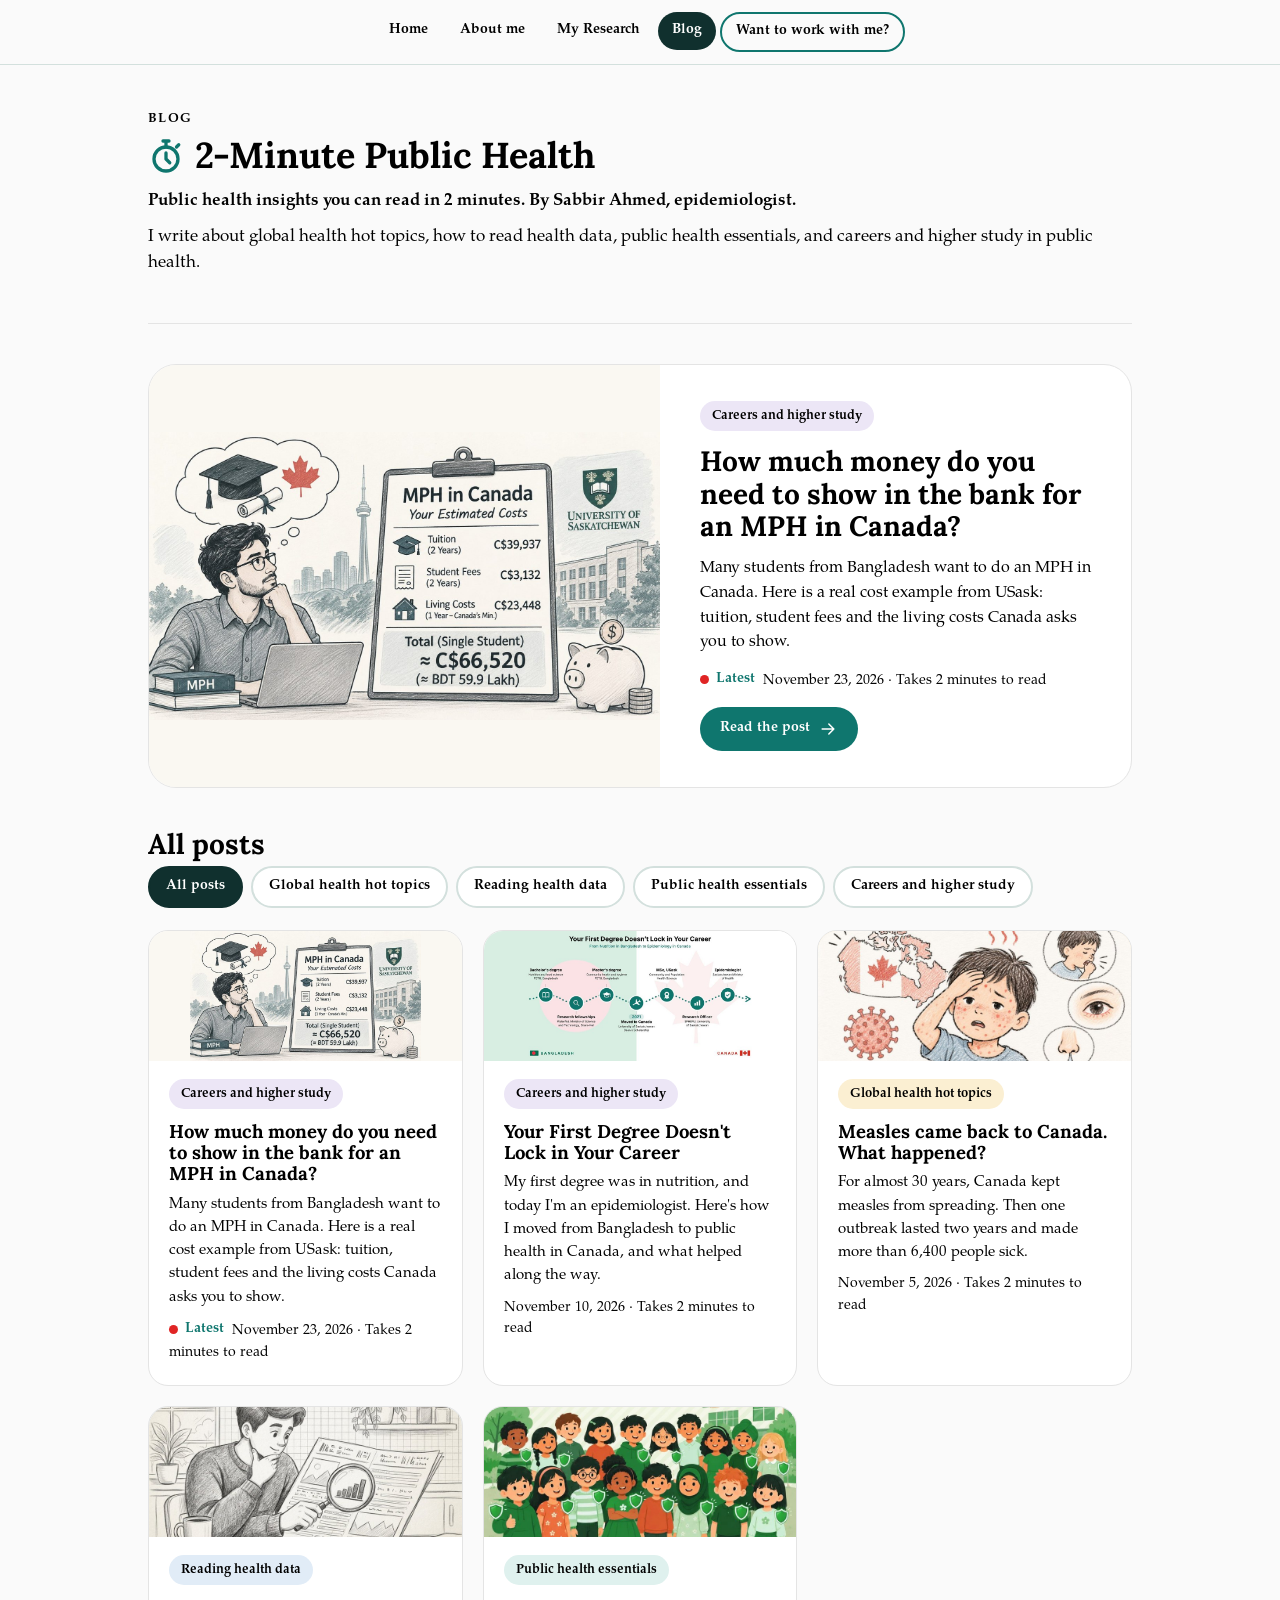
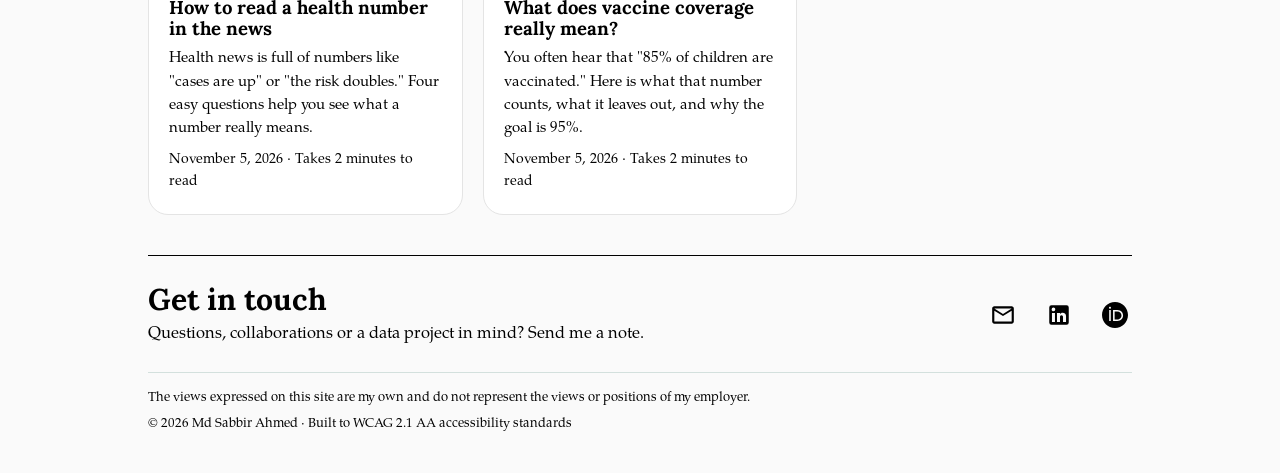
<file: blog.html>
<!doctype html>
<html lang="en">
<head>
<meta charset="utf-8">
<meta name="viewport" content="width=device-width, initial-scale=1">
<title>Blog | Md Sabbir Ahmed</title>
<meta name="description" content="Public health explained in plain language: health news, how to read health numbers, and career tips, written by epidemiologist Md Sabbir Ahmed.">
<link rel="icon" type="image/png" sizes="32x32" href="images/favicon-32.png">
<link rel="apple-touch-icon" href="images/apple-touch-icon.png">
<meta property="og:type" content="website">
<meta property="og:site_name" content="Md Sabbir Ahmed">
<meta property="og:title" content="Blog | Md Sabbir Ahmed">
<meta property="og:description" content="Public health explained in plain language: health news, how to read health numbers, and career tips, written by epidemiologist Md Sabbir Ahmed.">
<meta property="og:image" content="https://episabbir.ca/images/og-card.png">
<meta property="og:image:secure_url" content="https://episabbir.ca/images/og-card.png">
<meta property="og:image:type" content="image/png">
<meta property="og:image:width" content="1200">
<meta property="og:image:height" content="630">
<meta property="og:image:alt" content="Blog | Md Sabbir Ahmed">
<meta name="twitter:image" content="https://episabbir.ca/images/og-card.png">
<meta property="og:url" content="https://episabbir.ca/blog">
<link rel="canonical" href="https://episabbir.ca/blog">
<meta name="twitter:card" content="summary_large_image">
<link rel="stylesheet" href="css/style.css?v=1795556083">
</head>
<body>
<nav class="site-nav" aria-label="Main"><div class="nav-bar"><span class="nav-here">Blog</span><button class="menu-toggle" type="button" aria-expanded="false" aria-controls="main-menu"><svg class="icon" viewBox="0 0 24 24" aria-hidden="true"><path d="M4 7h16M4 12h16M4 17h16"/></svg>Menu</button></div><ul id="main-menu"><li><a href="index.html">Home</a></li><li><a href="about.html">About me</a></li><li><a href="research.html">My Research</a></li><li><a href="blog.html" aria-current="page">Blog</a></li><li><a href="work.html" class="cta">Want to work with me?</a></li></ul></nav>
<main>
<div class="wrap">
<section class="summary" aria-labelledby="blog-title">
<div class="summary-text">
<span class="brand-kicker">Blog</span>
<h1 id="blog-title" class="brand-title"><svg class="icon" viewBox="0 0 24 24" aria-hidden="true"><circle cx="12" cy="14" r="8"/><path d="M12 10v4l2.5 2.5M10 2h4M12 2v4M19 6l1.5-1.5"/></svg>2-Minute Public Health</h1>
<p class="brand-tag">Public health insights you can read in 2 minutes. By Sabbir Ahmed, epidemiologist.</p>
<p>I write about global health hot topics, how to read health data, public health essentials, and careers and higher study in public health.</p>
</div>
</section>

<section class="section" aria-label="Featured post">
<a class="feature-post" href="post-how-much-money-to-show-for-an-mph-in-canada.html">
<div class="feature-img fit-contain" style="background:#faf8f2;color:#4b3b78"><svg class="icon" viewBox="0 0 24 24" aria-hidden="true"><rect x="3" y="4" width="18" height="16" rx="2"/><circle cx="8.5" cy="9.5" r="1.5"/><path d="m21 16-5-5-9 9"/></svg><img src="images/blog/post5-mph-cost.jpg?v=1795556083" alt="A student thinking about an MPH in Canada, next to a clipboard listing estimated costs: tuition C$39,937, student fees C$3,132, living costs C$23,448, total about C$66,520 (about BDT 59.9 lakh)." onerror="this.remove()"></div>
<div class="feature-body">
<span class="pill pill-t4" style="align-self:flex-start">Careers and higher study</span>
<h2>How much money do you need to show in the bank for an MPH in Canada?</h2>
<p class="excerpt">Many students from Bangladesh want to do an MPH in Canada. Here is a real cost example from USask: tuition, student fees and the living costs Canada asks you to show.</p>
<p class="meta-line"><span class="latest-dot"><i aria-hidden="true"></i>Latest</span>November 23, 2026 · Takes 2 minutes to read</p>
<span class="btn btn-primary" style="align-self:flex-start">Read the post <svg class="icon" viewBox="0 0 24 24" aria-hidden="true"><path d="M5 12h14M13 6l6 6-6 6"/></svg></span>
</div>
</a>
</section>

<section class="section" style="padding-top:0" aria-labelledby="all-posts-title">
<h2 class="section-title" id="all-posts-title">All posts</h2>
<div class="filters blog-filters" role="group" aria-label="Filter posts by theme"><button type="button" aria-pressed="true" data-c="all">All posts</button><button type="button" aria-pressed="false" data-c="Global health hot topics">Global health hot topics</button><button type="button" aria-pressed="false" data-c="Reading health data">Reading health data</button><button type="button" aria-pressed="false" data-c="Public health essentials">Public health essentials</button><button type="button" aria-pressed="false" data-c="Careers and higher study">Careers and higher study</button></div>
<p class="empty-note" id="emptyNote" hidden>No posts in this theme yet. Coming soon.</p>
<div class="grid"><a class="card blog-card" href="post-how-much-money-to-show-for-an-mph-in-canada.html" data-cat="Careers and higher study">
<div class="post-img fit-contain" style="background:#faf8f2;color:#4b3b78"><svg class="icon" viewBox="0 0 24 24" aria-hidden="true"><rect x="3" y="4" width="18" height="16" rx="2"/><circle cx="8.5" cy="9.5" r="1.5"/><path d="m21 16-5-5-9 9"/></svg><img src="images/blog/thumb/post5-mph-cost.jpg?v=1795556083" alt="A student thinking about an MPH in Canada, next to a clipboard listing estimated costs: tuition C$39,937, student fees C$3,132, living costs C$23,448, total about C$66,520 (about BDT 59.9 lakh)." onerror="this.remove()"></div>
<div class="card-body"><span class="pill pill-t4">Careers and higher study</span><h3>How much money do you need to show in the bank for an MPH in Canada?</h3>
<p class="excerpt">Many students from Bangladesh want to do an MPH in Canada. Here is a real cost example from USask: tuition, student fees and the living costs Canada asks you to show.</p><p><span class="latest-dot"><i aria-hidden="true"></i>Latest</span>November 23, 2026 · Takes 2 minutes to read</p></div>
</a><a class="card blog-card" href="post-your-first-degree-doesnt-lock-in-your-career.html" data-cat="Careers and higher study">
<div class="post-img fit-contain" style="background:linear-gradient(to right, #d8eee2 48.5%, #ffffff 48.5%);color:#4b3b78"><svg class="icon" viewBox="0 0 24 24" aria-hidden="true"><rect x="3" y="4" width="18" height="16" rx="2"/><circle cx="8.5" cy="9.5" r="1.5"/><path d="m21 16-5-5-9 9"/></svg><img src="images/blog/thumb/post4-first-degree.jpg?v=1795556083" alt="A path with seven stops from Bangladesh to Canada: bachelor&#x27;s degree, research fellowships, master&#x27;s degree, moving to Canada in 2021, MSc at USask, Research Officer at SPHERU, and epidemiologist at the Saskatchewan Ministry of Health." onerror="this.remove()"></div>
<div class="card-body"><span class="pill pill-t4">Careers and higher study</span><h3>Your First Degree Doesn&#x27;t Lock in Your Career</h3>
<p class="excerpt">My first degree was in nutrition, and today I&#x27;m an epidemiologist. Here&#x27;s how I moved from Bangladesh to public health in Canada, and what helped along the way.</p><p>November 10, 2026 · Takes 2 minutes to read</p></div>
</a><a class="card blog-card" href="post-measles-came-back-to-canada.html" data-cat="Global health hot topics">
<div class="post-img" style="background:#fbefd2;color:#6b4e0e"><svg class="icon" viewBox="0 0 24 24" aria-hidden="true"><rect x="3" y="4" width="18" height="16" rx="2"/><circle cx="8.5" cy="9.5" r="1.5"/><path d="m21 16-5-5-9 9"/></svg><img src="images/blog/thumb/post1-measles.jpg?v=1795556083" alt="Pencil sketch of a boy with a fever and a red measles rash, next to a map of Canada, a virus, and close-ups of a cough, red eyes and a runny nose" onerror="this.remove()"></div>
<div class="card-body"><span class="pill pill-t1">Global health hot topics</span><h3>Measles came back to Canada. What happened?</h3>
<p class="excerpt">For almost 30 years, Canada kept measles from spreading. Then one outbreak lasted two years and made more than 6,400 people sick.</p><p>November 5, 2026 · Takes 2 minutes to read</p></div>
</a><a class="card blog-card" href="post-how-to-read-a-health-number.html" data-cat="Reading health data">
<div class="post-img" style="background:#e1ecf7;color:#1f4e79"><svg class="icon" viewBox="0 0 24 24" aria-hidden="true"><rect x="3" y="4" width="18" height="16" rx="2"/><circle cx="8.5" cy="9.5" r="1.5"/><path d="m21 16-5-5-9 9"/></svg><img src="images/blog/thumb/post2-health-numbers.jpg?v=1795556083" alt="Pencil sketch of a man at a table studying a newspaper chart through a magnifying glass" onerror="this.remove()"></div>
<div class="card-body"><span class="pill pill-t2">Reading health data</span><h3>How to read a health number in the news</h3>
<p class="excerpt">Health news is full of numbers like &quot;cases are up&quot; or &quot;the risk doubles.&quot; Four easy questions help you see what a number really means.</p><p>November 5, 2026 · Takes 2 minutes to read</p></div>
</a><a class="card blog-card" href="post-what-vaccine-coverage-means.html" data-cat="Public health essentials">
<div class="post-img" style="background:#dff1ee;color:#0b5a54"><svg class="icon" viewBox="0 0 24 24" aria-hidden="true"><rect x="3" y="4" width="18" height="16" rx="2"/><circle cx="8.5" cy="9.5" r="1.5"/><path d="m21 16-5-5-9 9"/></svg><img src="images/blog/thumb/post3-vaccine-coverage.jpg?v=1795556083" alt="Illustration of a diverse group of smiling school children, most with a teal shield showing they are protected" onerror="this.remove()"></div>
<div class="card-body"><span class="pill pill-t3">Public health essentials</span><h3>What does vaccine coverage really mean?</h3>
<p class="excerpt">You often hear that &quot;85% of children are vaccinated.&quot; Here is what that number counts, what it leaves out, and why the goal is 95%.</p><p>November 5, 2026 · Takes 2 minutes to read</p></div>
</a></div>
</section>
</div>
</main>
<footer class="contact" id="contact">
<div class="wrap">
<div>
<h2>Get in touch</h2>
<p>Questions, collaborations or a data project in mind? Send me a note.</p>
</div>
<div class="contact-links">
<a class="icon-only ic-mail" href="mailto:sabbir.epidemiologist@gmail.com" aria-label="Email me: sabbir.epidemiologist@gmail.com" title="sabbir.epidemiologist@gmail.com"><svg class="brand-ic" viewBox="0 0 24 24" fill="currentColor" aria-hidden="true"><path d="M22 6c0-1.1-.9-2-2-2H4c-1.1 0-2 .9-2 2v12c0 1.1.9 2 2 2h16c1.1 0 2-.9 2-2zm-2 0-8 5-8-5zm0 12H4V8l8 5 8-5z"/></svg></a>
<a class="icon-only ic-linkedin" href="https://www.linkedin.com/in/sabbirepidemiologist/" aria-label="LinkedIn profile" title="LinkedIn" target="_blank" rel="noopener"><svg class="brand-ic" viewBox="0 0 24 24" fill="currentColor" aria-hidden="true"><path d="M19 3a2 2 0 0 1 2 2v14a2 2 0 0 1-2 2H5a2 2 0 0 1-2-2V5a2 2 0 0 1 2-2zm-.5 15.5v-5.3a3.26 3.26 0 0 0-3.26-3.26c-.85 0-1.84.52-2.32 1.3v-1.11h-2.79v8.37h2.79v-4.93c0-.77.62-1.4 1.39-1.4a1.4 1.4 0 0 1 1.4 1.4v4.93zM6.88 8.56a1.68 1.68 0 0 0 1.68-1.68c0-.93-.75-1.69-1.68-1.69a1.69 1.69 0 0 0-1.69 1.69c0 .93.76 1.68 1.69 1.68m1.39 9.94v-8.37H5.5v8.37z"/></svg></a>
<a class="icon-only ic-orcid" href="https://orcid.org/0000-0002-7663-2181" aria-label="ORCID profile" title="ORCID" target="_blank" rel="noopener"><svg class="brand-ic" viewBox="0 0 24 24" fill="currentColor" aria-hidden="true"><path d="M12 0C5.372 0 0 5.372 0 12s5.372 12 12 12 12-5.372 12-12S18.628 0 12 0M7.369 4.378c.525 0 .947.431.947.947s-.422.947-.947.947a.95.95 0 0 1-.947-.947c0-.525.422-.947.947-.947m-.722 3.038h1.444v10.041H6.647zm3.562 0h3.9c3.712 0 5.344 2.653 5.344 5.025 0 2.578-2.016 5.025-5.325 5.025h-3.919zm1.444 1.303v7.444h2.297c3.272 0 4.022-2.484 4.022-3.722 0-2.016-1.284-3.722-4.097-3.722z"/></svg></a>
</div>
<div class="small-print footnotes">
<p>The views expressed on this site are my own and do not represent the views or positions of my employer.</p>
<p>© 2026 Md Sabbir Ahmed · Built to WCAG 2.1 AA accessibility standards</p>
</div>
</div>
</footer>
<script>
(function(){
  var b=document.querySelectorAll('.blog-filters button'), note=document.getElementById('emptyNote');
  b.forEach(function(x){x.addEventListener('click',function(){
    b.forEach(function(y){y.setAttribute('aria-pressed',y===x?'true':'false');});
    var n=0;
    document.querySelectorAll('.blog-card').forEach(function(c){var ok=(x.dataset.c==='all'||c.dataset.cat===x.dataset.c);c.style.display=ok?'':'none';if(ok)n++;});
    note.hidden=n>0;
  });});
})();
</script>
<script>
(function(){var b=document.querySelector('.menu-toggle'),n=document.querySelector('.site-nav');
if(b){b.addEventListener('click',function(){var o=n.classList.toggle('open');b.setAttribute('aria-expanded',o?'true':'false');});}})();
</script>
</body>
</html>
</file>
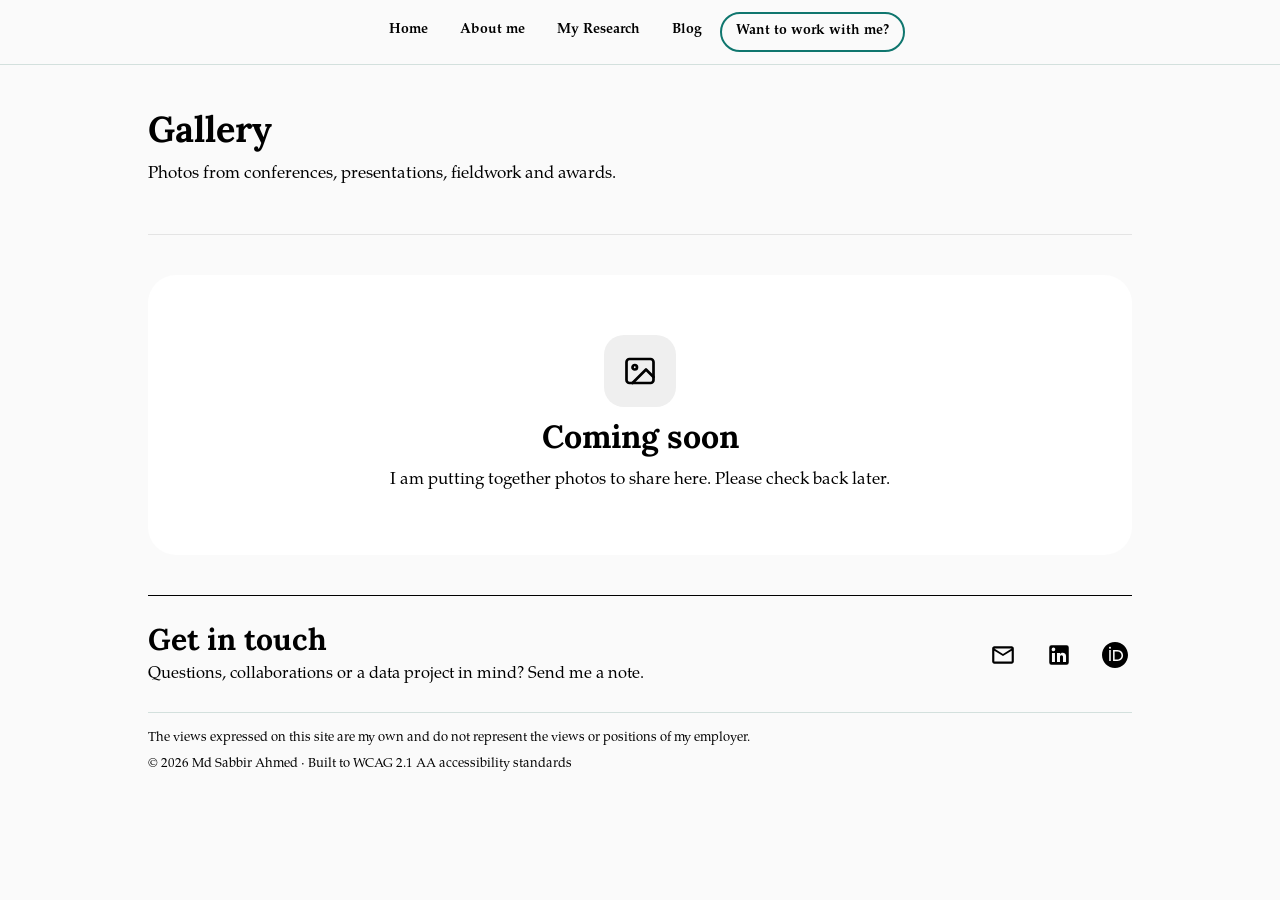
<file: gallery.html>
<!doctype html>
<html lang="en">
<head>
<meta charset="utf-8">
<meta name="viewport" content="width=device-width, initial-scale=1">
<title>Gallery | Md Sabbir Ahmed</title>
<meta name="robots" content="noindex">
<meta name="description" content="Photos from conferences, presentations, fieldwork and awards.">
<link rel="icon" type="image/png" sizes="32x32" href="images/favicon-32.png">
<link rel="apple-touch-icon" href="images/apple-touch-icon.png">
<meta property="og:type" content="website">
<meta property="og:site_name" content="Md Sabbir Ahmed">
<meta property="og:title" content="Gallery | Md Sabbir Ahmed">
<meta property="og:description" content="Photos from conferences, presentations, fieldwork and awards.">
<meta property="og:image" content="https://episabbir.ca/images/og-card.png">
<meta property="og:image:secure_url" content="https://episabbir.ca/images/og-card.png">
<meta property="og:image:type" content="image/png">
<meta property="og:image:width" content="1200">
<meta property="og:image:height" content="630">
<meta property="og:image:alt" content="Gallery | Md Sabbir Ahmed">
<meta name="twitter:image" content="https://episabbir.ca/images/og-card.png">
<meta property="og:url" content="https://episabbir.ca/gallery">
<link rel="canonical" href="https://episabbir.ca/gallery">
<meta name="twitter:card" content="summary_large_image">
<link rel="stylesheet" href="css/style.css?v=1795556083">
</head>
<body>
<nav class="site-nav" aria-label="Main"><div class="nav-bar"><span class="nav-here">Gallery</span><button class="menu-toggle" type="button" aria-expanded="false" aria-controls="main-menu"><svg class="icon" viewBox="0 0 24 24" aria-hidden="true"><path d="M4 7h16M4 12h16M4 17h16"/></svg>Menu</button></div><ul id="main-menu"><li><a href="index.html">Home</a></li><li><a href="about.html">About me</a></li><li><a href="research.html">My Research</a></li><li><a href="blog.html">Blog</a></li><li><a href="work.html" class="cta">Want to work with me?</a></li></ul></nav>
<main>
<div class="wrap">
<section class="summary" aria-labelledby="gallery-title">
<div class="summary-text">
<h1 id="gallery-title">Gallery</h1>
<p>Photos from conferences, presentations, fieldwork and awards.</p>
</div>
</section>
<section class="section">
<div class="soon">
<span class="soon-ico"><svg class="icon" viewBox="0 0 24 24" aria-hidden="true"><rect x="3" y="4" width="18" height="16" rx="2"/><circle cx="8.5" cy="9.5" r="1.5"/><path d="m21 16-5-5-9 9"/></svg></span>
<h2>Coming soon</h2>
<p>I am putting together photos to share here. Please check back later.</p>
</div>
</section>
</div>
</main>
<footer class="contact" id="contact">
<div class="wrap">
<div>
<h2>Get in touch</h2>
<p>Questions, collaborations or a data project in mind? Send me a note.</p>
</div>
<div class="contact-links">
<a class="icon-only ic-mail" href="mailto:sabbir.epidemiologist@gmail.com" aria-label="Email me: sabbir.epidemiologist@gmail.com" title="sabbir.epidemiologist@gmail.com"><svg class="brand-ic" viewBox="0 0 24 24" fill="currentColor" aria-hidden="true"><path d="M22 6c0-1.1-.9-2-2-2H4c-1.1 0-2 .9-2 2v12c0 1.1.9 2 2 2h16c1.1 0 2-.9 2-2zm-2 0-8 5-8-5zm0 12H4V8l8 5 8-5z"/></svg></a>
<a class="icon-only ic-linkedin" href="https://www.linkedin.com/in/sabbirepidemiologist/" aria-label="LinkedIn profile" title="LinkedIn" target="_blank" rel="noopener"><svg class="brand-ic" viewBox="0 0 24 24" fill="currentColor" aria-hidden="true"><path d="M19 3a2 2 0 0 1 2 2v14a2 2 0 0 1-2 2H5a2 2 0 0 1-2-2V5a2 2 0 0 1 2-2zm-.5 15.5v-5.3a3.26 3.26 0 0 0-3.26-3.26c-.85 0-1.84.52-2.32 1.3v-1.11h-2.79v8.37h2.79v-4.93c0-.77.62-1.4 1.39-1.4a1.4 1.4 0 0 1 1.4 1.4v4.93zM6.88 8.56a1.68 1.68 0 0 0 1.68-1.68c0-.93-.75-1.69-1.68-1.69a1.69 1.69 0 0 0-1.69 1.69c0 .93.76 1.68 1.69 1.68m1.39 9.94v-8.37H5.5v8.37z"/></svg></a>
<a class="icon-only ic-orcid" href="https://orcid.org/0000-0002-7663-2181" aria-label="ORCID profile" title="ORCID" target="_blank" rel="noopener"><svg class="brand-ic" viewBox="0 0 24 24" fill="currentColor" aria-hidden="true"><path d="M12 0C5.372 0 0 5.372 0 12s5.372 12 12 12 12-5.372 12-12S18.628 0 12 0M7.369 4.378c.525 0 .947.431.947.947s-.422.947-.947.947a.95.95 0 0 1-.947-.947c0-.525.422-.947.947-.947m-.722 3.038h1.444v10.041H6.647zm3.562 0h3.9c3.712 0 5.344 2.653 5.344 5.025 0 2.578-2.016 5.025-5.325 5.025h-3.919zm1.444 1.303v7.444h2.297c3.272 0 4.022-2.484 4.022-3.722 0-2.016-1.284-3.722-4.097-3.722z"/></svg></a>
</div>
<div class="small-print footnotes">
<p>The views expressed on this site are my own and do not represent the views or positions of my employer.</p>
<p>© 2026 Md Sabbir Ahmed · Built to WCAG 2.1 AA accessibility standards</p>
</div>
</div>
</footer>

<script>
(function(){var b=document.querySelector('.menu-toggle'),n=document.querySelector('.site-nav');
if(b){b.addEventListener('click',function(){var o=n.classList.toggle('open');b.setAttribute('aria-expanded',o?'true':'false');});}})();
</script>
</body>
</html>
</file>
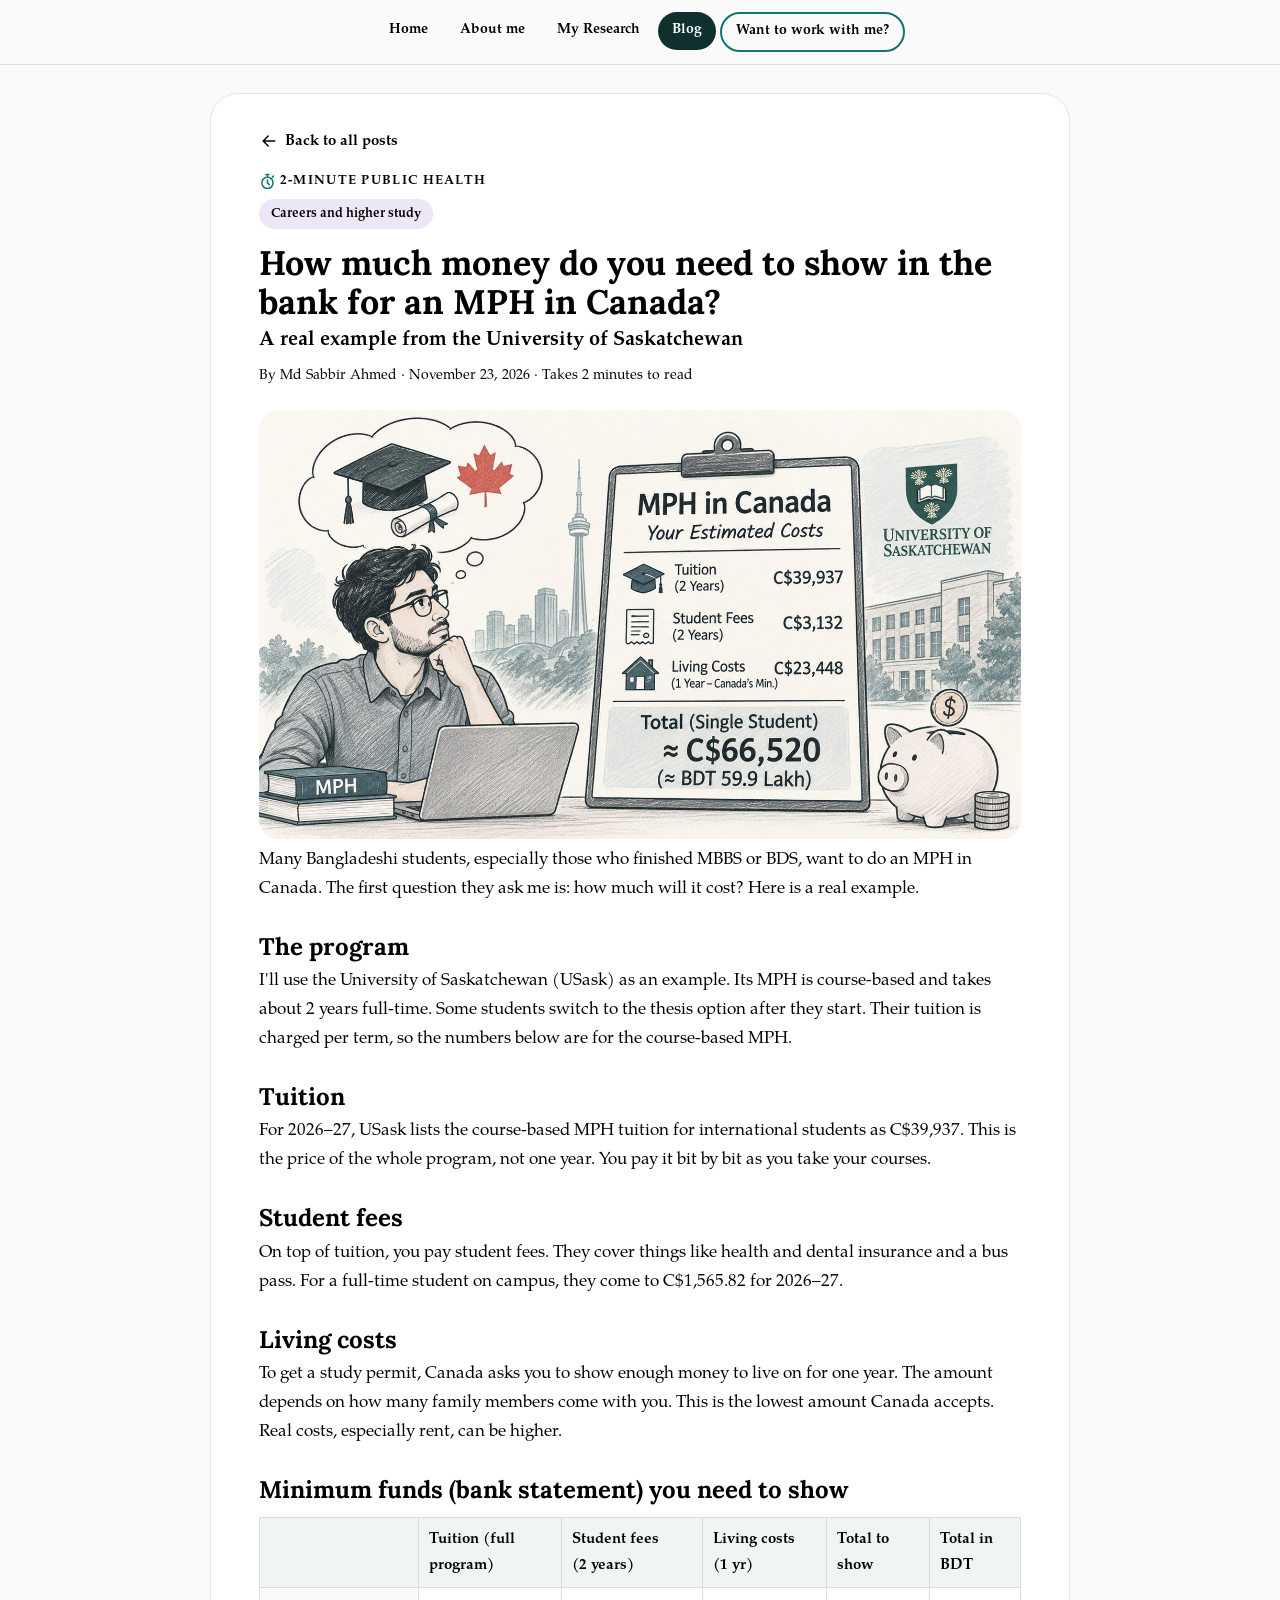
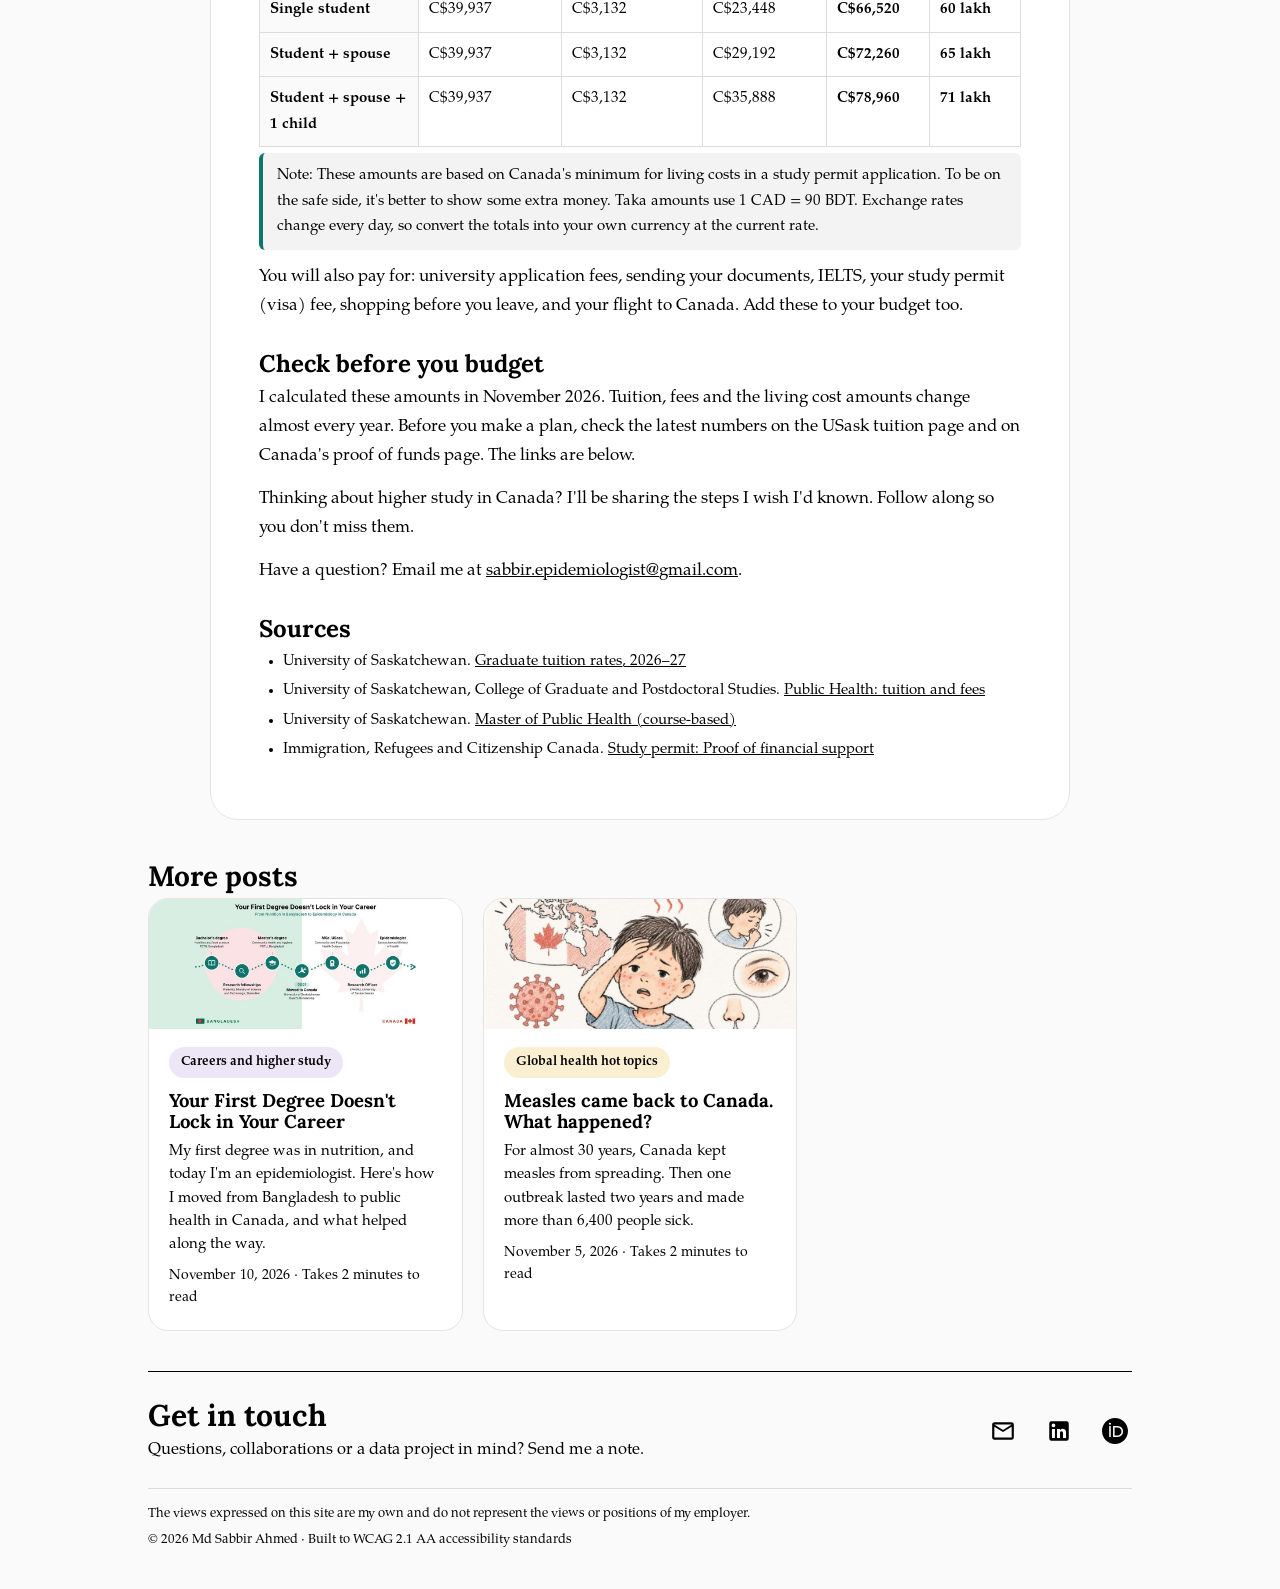
<file: post-how-much-money-to-show-for-an-mph-in-canada.html>
<!doctype html>
<html lang="en">
<head>
<meta charset="utf-8">
<meta name="viewport" content="width=device-width, initial-scale=1">
<title>How much money do you need to show in the bank for an MPH in Canada? | Md Sabbir Ahmed</title>
<meta name="description" content="Many students from Bangladesh want to do an MPH in Canada. Here is a real cost example from USask: tuition, student fees and the living costs Canada asks you to show.">
<link rel="icon" type="image/png" sizes="32x32" href="images/favicon-32.png">
<link rel="apple-touch-icon" href="images/apple-touch-icon.png">
<meta property="og:type" content="website">
<meta property="og:site_name" content="Md Sabbir Ahmed">
<meta property="og:title" content="How much money do you need to show in the bank for an MPH in Canada? | Md Sabbir Ahmed">
<meta property="og:description" content="Many students from Bangladesh want to do an MPH in Canada. Here is a real cost example from USask: tuition, student fees and the living costs Canada asks you to show.">
<meta property="og:image" content="https://episabbir.ca/images/blog/share/post5-mph-cost-share.jpg">
<meta property="og:image:secure_url" content="https://episabbir.ca/images/blog/share/post5-mph-cost-share.jpg">
<meta property="og:image:type" content="image/jpeg">
<meta property="og:image:width" content="1200">
<meta property="og:image:height" content="630">
<meta property="og:image:alt" content="How much money do you need to show in the bank for an MPH in Canada? | Md Sabbir Ahmed">
<meta name="twitter:image" content="https://episabbir.ca/images/blog/share/post5-mph-cost-share.jpg">
<meta property="og:url" content="https://episabbir.ca/post-how-much-money-to-show-for-an-mph-in-canada">
<link rel="canonical" href="https://episabbir.ca/post-how-much-money-to-show-for-an-mph-in-canada">
<meta name="twitter:card" content="summary_large_image">
<link rel="stylesheet" href="css/style.css?v=1795556083">
</head>
<body>
<nav class="site-nav" aria-label="Main"><div class="nav-bar"><span class="nav-here">Blog</span><button class="menu-toggle" type="button" aria-expanded="false" aria-controls="main-menu"><svg class="icon" viewBox="0 0 24 24" aria-hidden="true"><path d="M4 7h16M4 12h16M4 17h16"/></svg>Menu</button></div><ul id="main-menu"><li><a href="index.html">Home</a></li><li><a href="about.html">About me</a></li><li><a href="research.html">My Research</a></li><li><a href="blog.html" aria-current="page">Blog</a></li><li><a href="work.html" class="cta">Want to work with me?</a></li></ul></nav>
<main>
<div class="wrap">
<article class="post" aria-labelledby="post-title">
<a class="back" href="blog.html"><svg class="icon" viewBox="0 0 24 24" aria-hidden="true"><path d="M5 12h14M13 6l6 6-6 6"/></svg><span>Back to all posts</span></a>
<span class="brand-kicker brand-title"><svg class="icon" viewBox="0 0 24 24" aria-hidden="true"><circle cx="12" cy="14" r="8"/><path d="M12 10v4l2.5 2.5M10 2h4M12 2v4M19 6l1.5-1.5"/></svg>2-Minute Public Health</span>
<span class="pill pill-t4">Careers and higher study</span>
<h1 id="post-title">How much money do you need to show in the bank for an MPH in Canada?</h1>
<p class="post-subtitle">A real example from the University of Saskatchewan</p>
<p class="meta-line">By Md Sabbir Ahmed · November 23, 2026 · Takes 2 minutes to read</p>
<div class="post-hero fit-contain" style="background:#faf8f2;color:#4b3b78"><svg class="icon" viewBox="0 0 24 24" aria-hidden="true"><rect x="3" y="4" width="18" height="16" rx="2"/><circle cx="8.5" cy="9.5" r="1.5"/><path d="m21 16-5-5-9 9"/></svg><img src="images/blog/post5-mph-cost.jpg?v=1795556083" alt="A student thinking about an MPH in Canada, next to a clipboard listing estimated costs: tuition C$39,937, student fees C$3,132, living costs C$23,448, total about C$66,520 (about BDT 59.9 lakh)." onerror="this.remove()"></div>
<div class="post-body">
<p>Many Bangladeshi students, especially those who finished MBBS or BDS, want to do an MPH in Canada. The first question they ask me is: how much will it cost? Here is a real example.</p>
<h2>The program</h2>
<p>I&#x27;ll use the University of Saskatchewan (USask) as an example. Its MPH is course-based and takes about 2 years full-time. Some students switch to the thesis option after they start. Their tuition is charged per term, so the numbers below are for the course-based MPH.</p>
<h2>Tuition</h2>
<p>For 2026–27, USask lists the course-based MPH tuition for international students as C$39,937. This is the price of the whole program, not one year. You pay it bit by bit as you take your courses.</p>
<h2>Student fees</h2>
<p>On top of tuition, you pay student fees. They cover things like health and dental insurance and a bus pass. For a full-time student on campus, they come to C$1,565.82 for 2026–27.</p>
<h2>Living costs</h2>
<p>To get a study permit, Canada asks you to show enough money to live on for one year. The amount depends on how many family members come with you. This is the lowest amount Canada accepts. Real costs, especially rent, can be higher.</p>
<h2>Minimum funds (bank statement) you need to show</h2>
<div class="post-table-wrap"><table class="post-table"><thead><tr><th></th><th>Tuition (full program)</th><th>Student fees (2 years)</th><th>Living costs (1 yr)</th><th>Total to show</th><th>Total in BDT</th></tr></thead><tbody><tr><th scope=row>Single student</th><td>C$39,937</td><td>C$3,132</td><td>C$23,448</td><td>C$66,520</td><td>60 lakh</td></tr><tr><th scope=row>Student + spouse</th><td>C$39,937</td><td>C$3,132</td><td>C$29,192</td><td>C$72,260</td><td>65 lakh</td></tr><tr><th scope=row>Student + spouse + 1 child</th><td>C$39,937</td><td>C$3,132</td><td>C$35,888</td><td>C$78,960</td><td>71 lakh</td></tr></tbody></table></div>
<p class="post-note">Note: These amounts are based on Canada&#x27;s minimum for living costs in a study permit application. To be on the safe side, it&#x27;s better to show some extra money. Taka amounts use 1 CAD = 90 BDT. Exchange rates change every day, so convert the totals into your own currency at the current rate.</p>
<p>You will also pay for: university application fees, sending your documents, IELTS, your study permit (visa) fee, shopping before you leave, and your flight to Canada. Add these to your budget too.</p>
<h2>Check before you budget</h2>
<p>I calculated these amounts in November 2026. Tuition, fees and the living cost amounts change almost every year. Before you make a plan, check the latest numbers on the USask tuition page and on Canada&#x27;s proof of funds page. The links are below.</p>
<p>Thinking about higher study in Canada? I&#x27;ll be sharing the steps I wish I&#x27;d known. Follow along so you don&#x27;t miss them.</p>
<p>Have a question? Email me at <a href="mailto:sabbir.epidemiologist@gmail.com">sabbir.epidemiologist@gmail.com</a>.</p>
<h2>Sources</h2>
<ul class="sources"><li>University of Saskatchewan. <a href="https://students.usask.ca/money/tuition-fees/graduate-tuition.php" target="_blank" rel="noopener">Graduate tuition rates, 2026–27</a></li><li>University of Saskatchewan, College of Graduate and Postdoctoral Studies. <a href="https://grad.usask.ca/programs/public-health.php" target="_blank" rel="noopener">Public Health: tuition and fees</a></li><li>University of Saskatchewan. <a href="https://programs.usask.ca/grad-studies/public-health/public-health-course.php" target="_blank" rel="noopener">Master of Public Health (course-based)</a></li><li>Immigration, Refugees and Citizenship Canada. <a href="https://www.canada.ca/en/immigration-refugees-citizenship/services/study-canada/study-permit/get-documents/financial-support.html" target="_blank" rel="noopener">Study permit: Proof of financial support</a></li></ul>
</div>
</article>
<section class="section" aria-labelledby="more-title"><h2 class="section-title" id="more-title">More posts</h2><div class="grid"><a class="card " href="post-your-first-degree-doesnt-lock-in-your-career.html">
<div class="post-img fit-contain" style="background:linear-gradient(to right, #d8eee2 48.5%, #ffffff 48.5%);color:#4b3b78"><svg class="icon" viewBox="0 0 24 24" aria-hidden="true"><rect x="3" y="4" width="18" height="16" rx="2"/><circle cx="8.5" cy="9.5" r="1.5"/><path d="m21 16-5-5-9 9"/></svg><img src="images/blog/thumb/post4-first-degree.jpg?v=1795556083" alt="A path with seven stops from Bangladesh to Canada: bachelor&#x27;s degree, research fellowships, master&#x27;s degree, moving to Canada in 2021, MSc at USask, Research Officer at SPHERU, and epidemiologist at the Saskatchewan Ministry of Health." onerror="this.remove()"></div>
<div class="card-body"><span class="pill pill-t4">Careers and higher study</span><h3>Your First Degree Doesn&#x27;t Lock in Your Career</h3>
<p class="excerpt">My first degree was in nutrition, and today I&#x27;m an epidemiologist. Here&#x27;s how I moved from Bangladesh to public health in Canada, and what helped along the way.</p><p>November 10, 2026 · Takes 2 minutes to read</p></div>
</a><a class="card " href="post-measles-came-back-to-canada.html">
<div class="post-img" style="background:#fbefd2;color:#6b4e0e"><svg class="icon" viewBox="0 0 24 24" aria-hidden="true"><rect x="3" y="4" width="18" height="16" rx="2"/><circle cx="8.5" cy="9.5" r="1.5"/><path d="m21 16-5-5-9 9"/></svg><img src="images/blog/thumb/post1-measles.jpg?v=1795556083" alt="Pencil sketch of a boy with a fever and a red measles rash, next to a map of Canada, a virus, and close-ups of a cough, red eyes and a runny nose" onerror="this.remove()"></div>
<div class="card-body"><span class="pill pill-t1">Global health hot topics</span><h3>Measles came back to Canada. What happened?</h3>
<p class="excerpt">For almost 30 years, Canada kept measles from spreading. Then one outbreak lasted two years and made more than 6,400 people sick.</p><p>November 5, 2026 · Takes 2 minutes to read</p></div>
</a></div></section>
</div>
</main>
<footer class="contact" id="contact">
<div class="wrap">
<div>
<h2>Get in touch</h2>
<p>Questions, collaborations or a data project in mind? Send me a note.</p>
</div>
<div class="contact-links">
<a class="icon-only ic-mail" href="mailto:sabbir.epidemiologist@gmail.com" aria-label="Email me: sabbir.epidemiologist@gmail.com" title="sabbir.epidemiologist@gmail.com"><svg class="brand-ic" viewBox="0 0 24 24" fill="currentColor" aria-hidden="true"><path d="M22 6c0-1.1-.9-2-2-2H4c-1.1 0-2 .9-2 2v12c0 1.1.9 2 2 2h16c1.1 0 2-.9 2-2zm-2 0-8 5-8-5zm0 12H4V8l8 5 8-5z"/></svg></a>
<a class="icon-only ic-linkedin" href="https://www.linkedin.com/in/sabbirepidemiologist/" aria-label="LinkedIn profile" title="LinkedIn" target="_blank" rel="noopener"><svg class="brand-ic" viewBox="0 0 24 24" fill="currentColor" aria-hidden="true"><path d="M19 3a2 2 0 0 1 2 2v14a2 2 0 0 1-2 2H5a2 2 0 0 1-2-2V5a2 2 0 0 1 2-2zm-.5 15.5v-5.3a3.26 3.26 0 0 0-3.26-3.26c-.85 0-1.84.52-2.32 1.3v-1.11h-2.79v8.37h2.79v-4.93c0-.77.62-1.4 1.39-1.4a1.4 1.4 0 0 1 1.4 1.4v4.93zM6.88 8.56a1.68 1.68 0 0 0 1.68-1.68c0-.93-.75-1.69-1.68-1.69a1.69 1.69 0 0 0-1.69 1.69c0 .93.76 1.68 1.69 1.68m1.39 9.94v-8.37H5.5v8.37z"/></svg></a>
<a class="icon-only ic-orcid" href="https://orcid.org/0000-0002-7663-2181" aria-label="ORCID profile" title="ORCID" target="_blank" rel="noopener"><svg class="brand-ic" viewBox="0 0 24 24" fill="currentColor" aria-hidden="true"><path d="M12 0C5.372 0 0 5.372 0 12s5.372 12 12 12 12-5.372 12-12S18.628 0 12 0M7.369 4.378c.525 0 .947.431.947.947s-.422.947-.947.947a.95.95 0 0 1-.947-.947c0-.525.422-.947.947-.947m-.722 3.038h1.444v10.041H6.647zm3.562 0h3.9c3.712 0 5.344 2.653 5.344 5.025 0 2.578-2.016 5.025-5.325 5.025h-3.919zm1.444 1.303v7.444h2.297c3.272 0 4.022-2.484 4.022-3.722 0-2.016-1.284-3.722-4.097-3.722z"/></svg></a>
</div>
<div class="small-print footnotes">
<p>The views expressed on this site are my own and do not represent the views or positions of my employer.</p>
<p>© 2026 Md Sabbir Ahmed · Built to WCAG 2.1 AA accessibility standards</p>
</div>
</div>
</footer>

<script>
(function(){var b=document.querySelector('.menu-toggle'),n=document.querySelector('.site-nav');
if(b){b.addEventListener('click',function(){var o=n.classList.toggle('open');b.setAttribute('aria-expanded',o?'true':'false');});}})();
</script>
</body>
</html>
</file>
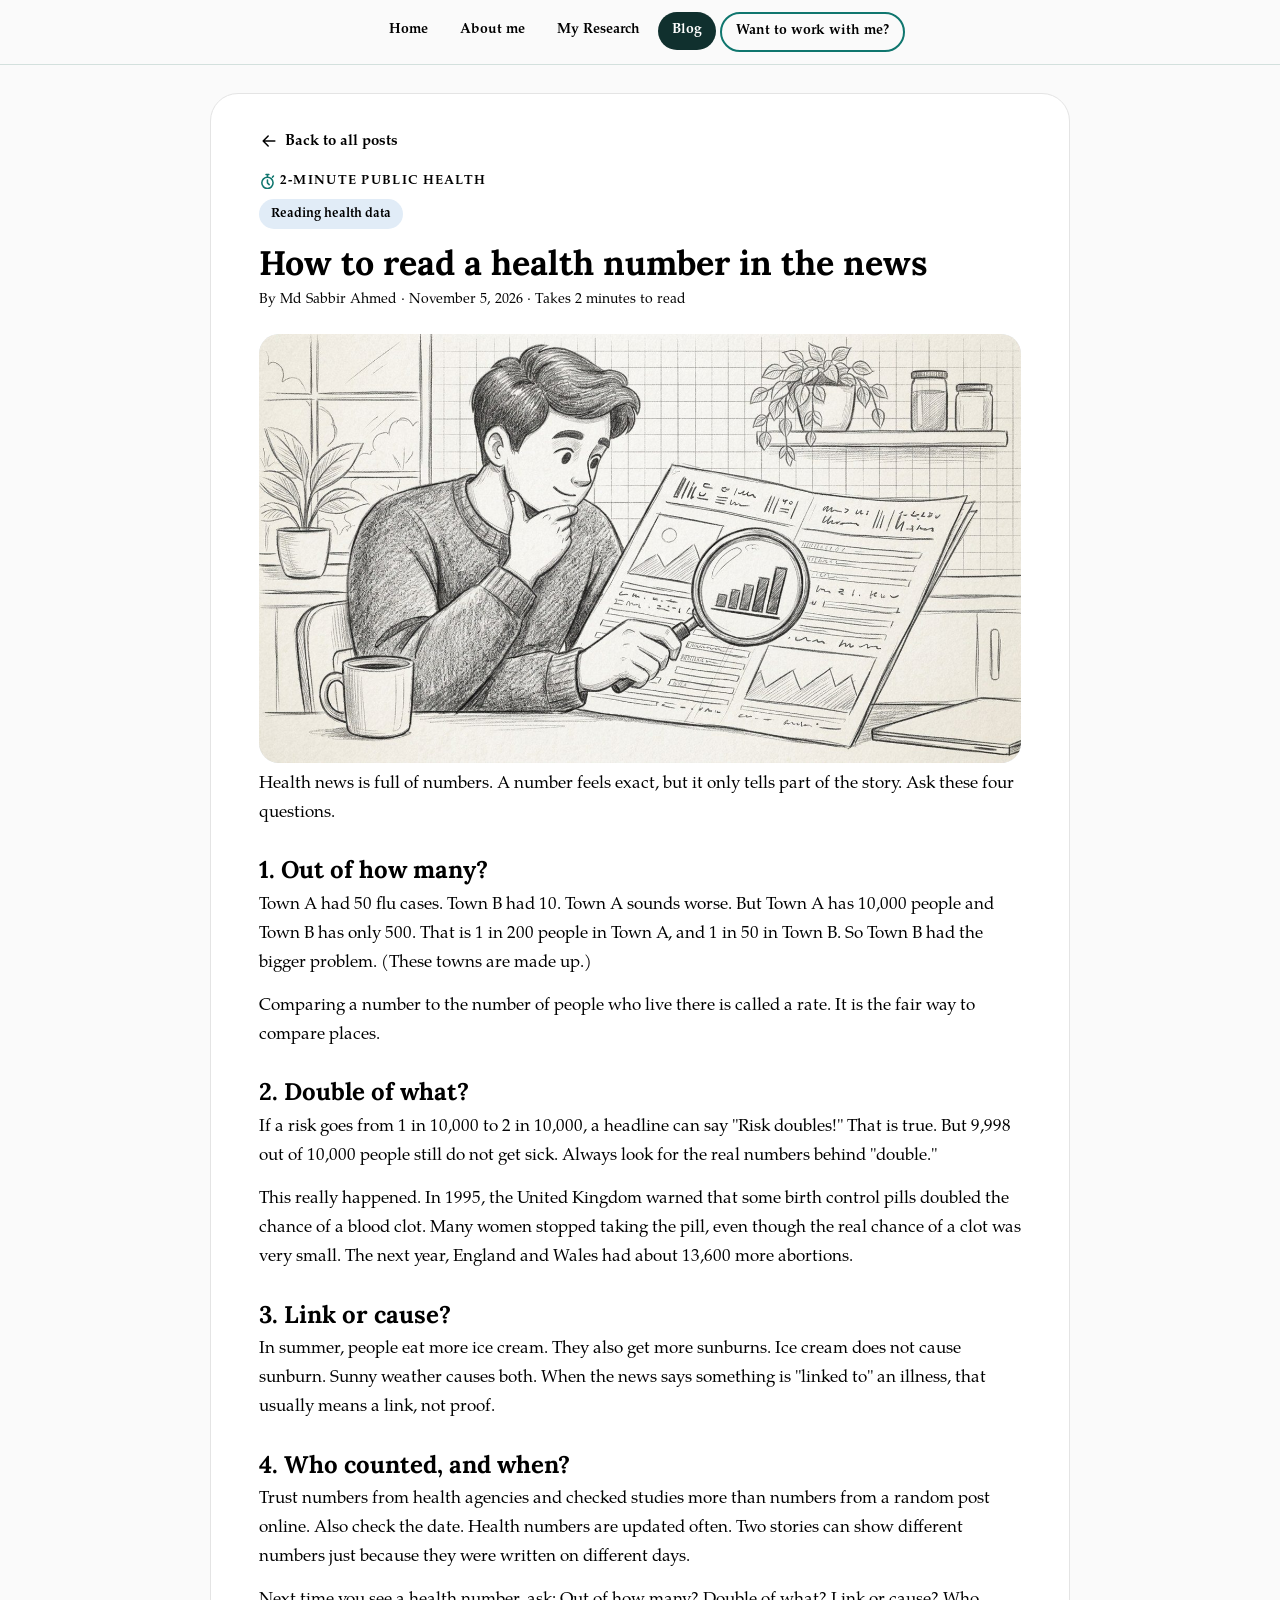
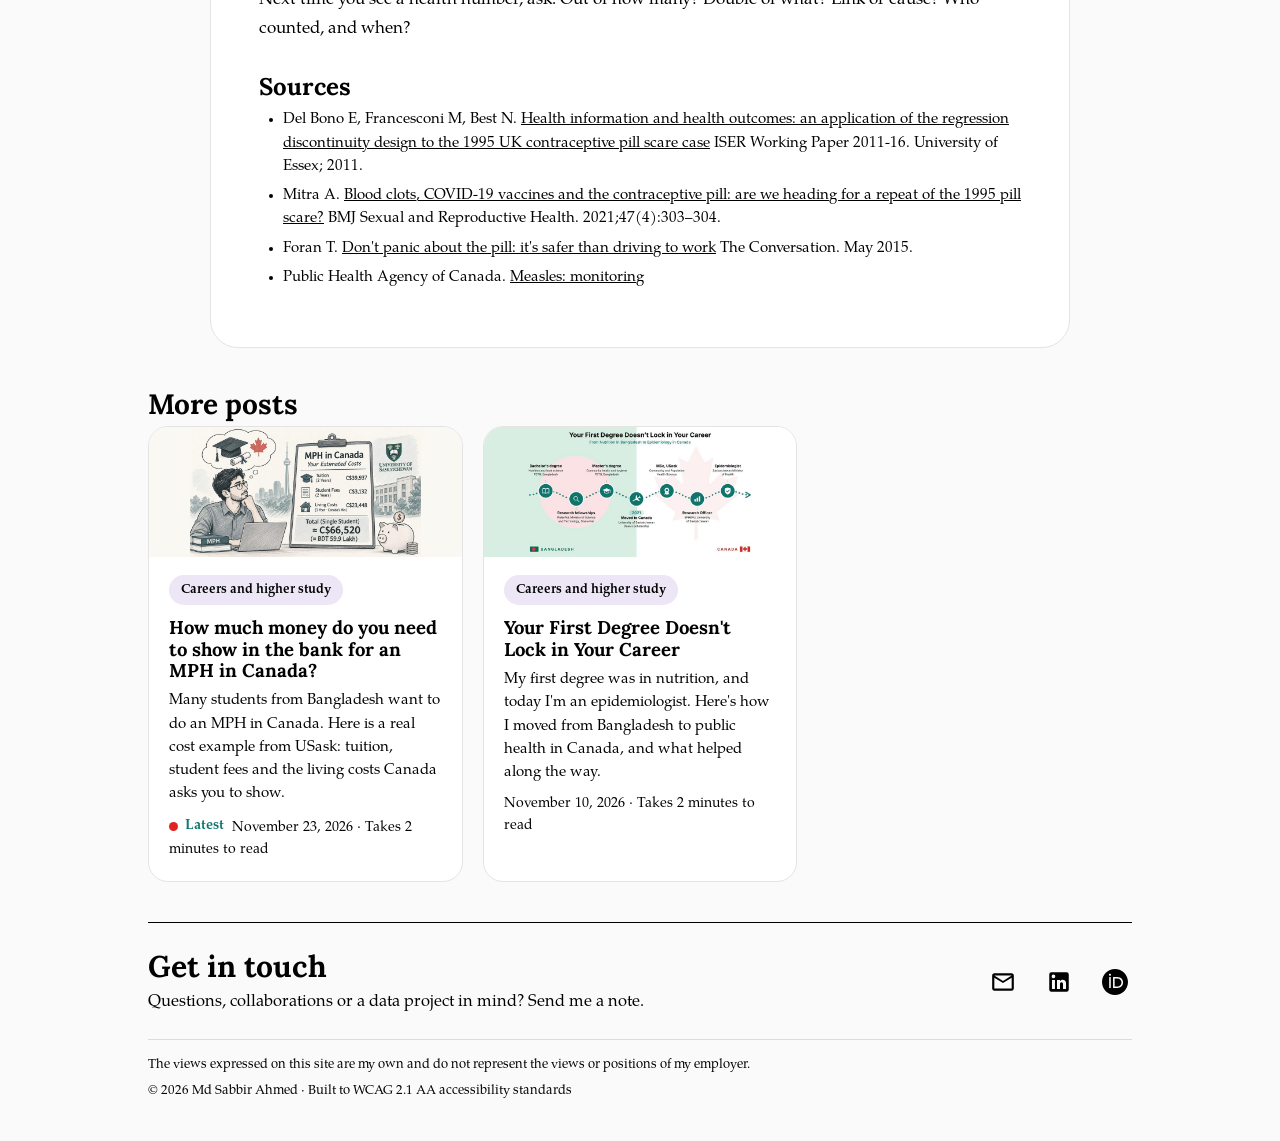
<file: post-how-to-read-a-health-number.html>
<!doctype html>
<html lang="en">
<head>
<meta charset="utf-8">
<meta name="viewport" content="width=device-width, initial-scale=1">
<title>How to read a health number in the news | Md Sabbir Ahmed</title>
<meta name="description" content="Health news is full of numbers like &quot;cases are up&quot; or &quot;the risk doubles.&quot; Four easy questions help you see what a number really means.">
<link rel="icon" type="image/png" sizes="32x32" href="images/favicon-32.png">
<link rel="apple-touch-icon" href="images/apple-touch-icon.png">
<meta property="og:type" content="website">
<meta property="og:site_name" content="Md Sabbir Ahmed">
<meta property="og:title" content="How to read a health number in the news | Md Sabbir Ahmed">
<meta property="og:description" content="Health news is full of numbers like &quot;cases are up&quot; or &quot;the risk doubles.&quot; Four easy questions help you see what a number really means.">
<meta property="og:image" content="https://episabbir.ca/images/blog/share/post2-health-numbers-share.jpg">
<meta property="og:image:secure_url" content="https://episabbir.ca/images/blog/share/post2-health-numbers-share.jpg">
<meta property="og:image:type" content="image/jpeg">
<meta property="og:image:width" content="1200">
<meta property="og:image:height" content="630">
<meta property="og:image:alt" content="How to read a health number in the news | Md Sabbir Ahmed">
<meta name="twitter:image" content="https://episabbir.ca/images/blog/share/post2-health-numbers-share.jpg">
<meta property="og:url" content="https://episabbir.ca/post-how-to-read-a-health-number">
<link rel="canonical" href="https://episabbir.ca/post-how-to-read-a-health-number">
<meta name="twitter:card" content="summary_large_image">
<link rel="stylesheet" href="css/style.css?v=1795556083">
</head>
<body>
<nav class="site-nav" aria-label="Main"><div class="nav-bar"><span class="nav-here">Blog</span><button class="menu-toggle" type="button" aria-expanded="false" aria-controls="main-menu"><svg class="icon" viewBox="0 0 24 24" aria-hidden="true"><path d="M4 7h16M4 12h16M4 17h16"/></svg>Menu</button></div><ul id="main-menu"><li><a href="index.html">Home</a></li><li><a href="about.html">About me</a></li><li><a href="research.html">My Research</a></li><li><a href="blog.html" aria-current="page">Blog</a></li><li><a href="work.html" class="cta">Want to work with me?</a></li></ul></nav>
<main>
<div class="wrap">
<article class="post" aria-labelledby="post-title">
<a class="back" href="blog.html"><svg class="icon" viewBox="0 0 24 24" aria-hidden="true"><path d="M5 12h14M13 6l6 6-6 6"/></svg><span>Back to all posts</span></a>
<span class="brand-kicker brand-title"><svg class="icon" viewBox="0 0 24 24" aria-hidden="true"><circle cx="12" cy="14" r="8"/><path d="M12 10v4l2.5 2.5M10 2h4M12 2v4M19 6l1.5-1.5"/></svg>2-Minute Public Health</span>
<span class="pill pill-t2">Reading health data</span>
<h1 id="post-title">How to read a health number in the news</h1>

<p class="meta-line">By Md Sabbir Ahmed · November 5, 2026 · Takes 2 minutes to read</p>
<div class="post-hero" style="background:#e1ecf7;color:#1f4e79"><svg class="icon" viewBox="0 0 24 24" aria-hidden="true"><rect x="3" y="4" width="18" height="16" rx="2"/><circle cx="8.5" cy="9.5" r="1.5"/><path d="m21 16-5-5-9 9"/></svg><img src="images/blog/post2-health-numbers.jpg?v=1795556083" alt="Pencil sketch of a man at a table studying a newspaper chart through a magnifying glass" onerror="this.remove()"></div>
<div class="post-body">
<p>Health news is full of numbers. A number feels exact, but it only tells part of the story. Ask these four questions.</p>
<h2>1. Out of how many?</h2>
<p>Town A had 50 flu cases. Town B had 10. Town A sounds worse. But Town A has 10,000 people and Town B has only 500. That is 1 in 200 people in Town A, and 1 in 50 in Town B. So Town B had the bigger problem. (These towns are made up.)</p>
<p>Comparing a number to the number of people who live there is called a rate. It is the fair way to compare places.</p>
<h2>2. Double of what?</h2>
<p>If a risk goes from 1 in 10,000 to 2 in 10,000, a headline can say &quot;Risk doubles!&quot; That is true. But 9,998 out of 10,000 people still do not get sick. Always look for the real numbers behind &quot;double.&quot;</p>
<p>This really happened. In 1995, the United Kingdom warned that some birth control pills doubled the chance of a blood clot. Many women stopped taking the pill, even though the real chance of a clot was very small. The next year, England and Wales had about 13,600 more abortions.</p>
<h2>3. Link or cause?</h2>
<p>In summer, people eat more ice cream. They also get more sunburns. Ice cream does not cause sunburn. Sunny weather causes both. When the news says something is &quot;linked to&quot; an illness, that usually means a link, not proof.</p>
<h2>4. Who counted, and when?</h2>
<p>Trust numbers from health agencies and checked studies more than numbers from a random post online. Also check the date. Health numbers are updated often. Two stories can show different numbers just because they were written on different days.</p>
<p>Next time you see a health number, ask: Out of how many? Double of what? Link or cause? Who counted, and when?</p>
<h2>Sources</h2>
<ul class="sources"><li>Del Bono E, Francesconi M, Best N. <a href="https://www.iser.essex.ac.uk/wp-content/uploads/files/working-papers/iser/2011-16.pdf" target="_blank" rel="noopener">Health information and health outcomes: an application of the regression discontinuity design to the 1995 UK contraceptive pill scare case</a> ISER Working Paper 2011-16. University of Essex; 2011.</li><li>Mitra A. <a href="https://srh.bmj.com/content/47/4/303" target="_blank" rel="noopener">Blood clots, COVID-19 vaccines and the contraceptive pill: are we heading for a repeat of the 1995 pill scare?</a> BMJ Sexual and Reproductive Health. 2021;47(4):303–304.</li><li>Foran T. <a href="https://theconversation.com/dont-panic-about-the-pill-its-safer-than-driving-to-work-42325" target="_blank" rel="noopener">Don&#x27;t panic about the pill: it&#x27;s safer than driving to work</a> The Conversation. May 2015.</li><li>Public Health Agency of Canada. <a href="https://www.canada.ca/en/public-health/services/diseases/measles/surveillance-measles.html" target="_blank" rel="noopener">Measles: monitoring</a></li></ul>
</div>
</article>
<section class="section" aria-labelledby="more-title"><h2 class="section-title" id="more-title">More posts</h2><div class="grid"><a class="card " href="post-how-much-money-to-show-for-an-mph-in-canada.html">
<div class="post-img fit-contain" style="background:#faf8f2;color:#4b3b78"><svg class="icon" viewBox="0 0 24 24" aria-hidden="true"><rect x="3" y="4" width="18" height="16" rx="2"/><circle cx="8.5" cy="9.5" r="1.5"/><path d="m21 16-5-5-9 9"/></svg><img src="images/blog/thumb/post5-mph-cost.jpg?v=1795556083" alt="A student thinking about an MPH in Canada, next to a clipboard listing estimated costs: tuition C$39,937, student fees C$3,132, living costs C$23,448, total about C$66,520 (about BDT 59.9 lakh)." onerror="this.remove()"></div>
<div class="card-body"><span class="pill pill-t4">Careers and higher study</span><h3>How much money do you need to show in the bank for an MPH in Canada?</h3>
<p class="excerpt">Many students from Bangladesh want to do an MPH in Canada. Here is a real cost example from USask: tuition, student fees and the living costs Canada asks you to show.</p><p><span class="latest-dot"><i aria-hidden="true"></i>Latest</span>November 23, 2026 · Takes 2 minutes to read</p></div>
</a><a class="card " href="post-your-first-degree-doesnt-lock-in-your-career.html">
<div class="post-img fit-contain" style="background:linear-gradient(to right, #d8eee2 48.5%, #ffffff 48.5%);color:#4b3b78"><svg class="icon" viewBox="0 0 24 24" aria-hidden="true"><rect x="3" y="4" width="18" height="16" rx="2"/><circle cx="8.5" cy="9.5" r="1.5"/><path d="m21 16-5-5-9 9"/></svg><img src="images/blog/thumb/post4-first-degree.jpg?v=1795556083" alt="A path with seven stops from Bangladesh to Canada: bachelor&#x27;s degree, research fellowships, master&#x27;s degree, moving to Canada in 2021, MSc at USask, Research Officer at SPHERU, and epidemiologist at the Saskatchewan Ministry of Health." onerror="this.remove()"></div>
<div class="card-body"><span class="pill pill-t4">Careers and higher study</span><h3>Your First Degree Doesn&#x27;t Lock in Your Career</h3>
<p class="excerpt">My first degree was in nutrition, and today I&#x27;m an epidemiologist. Here&#x27;s how I moved from Bangladesh to public health in Canada, and what helped along the way.</p><p>November 10, 2026 · Takes 2 minutes to read</p></div>
</a></div></section>
</div>
</main>
<footer class="contact" id="contact">
<div class="wrap">
<div>
<h2>Get in touch</h2>
<p>Questions, collaborations or a data project in mind? Send me a note.</p>
</div>
<div class="contact-links">
<a class="icon-only ic-mail" href="mailto:sabbir.epidemiologist@gmail.com" aria-label="Email me: sabbir.epidemiologist@gmail.com" title="sabbir.epidemiologist@gmail.com"><svg class="brand-ic" viewBox="0 0 24 24" fill="currentColor" aria-hidden="true"><path d="M22 6c0-1.1-.9-2-2-2H4c-1.1 0-2 .9-2 2v12c0 1.1.9 2 2 2h16c1.1 0 2-.9 2-2zm-2 0-8 5-8-5zm0 12H4V8l8 5 8-5z"/></svg></a>
<a class="icon-only ic-linkedin" href="https://www.linkedin.com/in/sabbirepidemiologist/" aria-label="LinkedIn profile" title="LinkedIn" target="_blank" rel="noopener"><svg class="brand-ic" viewBox="0 0 24 24" fill="currentColor" aria-hidden="true"><path d="M19 3a2 2 0 0 1 2 2v14a2 2 0 0 1-2 2H5a2 2 0 0 1-2-2V5a2 2 0 0 1 2-2zm-.5 15.5v-5.3a3.26 3.26 0 0 0-3.26-3.26c-.85 0-1.84.52-2.32 1.3v-1.11h-2.79v8.37h2.79v-4.93c0-.77.62-1.4 1.39-1.4a1.4 1.4 0 0 1 1.4 1.4v4.93zM6.88 8.56a1.68 1.68 0 0 0 1.68-1.68c0-.93-.75-1.69-1.68-1.69a1.69 1.69 0 0 0-1.69 1.69c0 .93.76 1.68 1.69 1.68m1.39 9.94v-8.37H5.5v8.37z"/></svg></a>
<a class="icon-only ic-orcid" href="https://orcid.org/0000-0002-7663-2181" aria-label="ORCID profile" title="ORCID" target="_blank" rel="noopener"><svg class="brand-ic" viewBox="0 0 24 24" fill="currentColor" aria-hidden="true"><path d="M12 0C5.372 0 0 5.372 0 12s5.372 12 12 12 12-5.372 12-12S18.628 0 12 0M7.369 4.378c.525 0 .947.431.947.947s-.422.947-.947.947a.95.95 0 0 1-.947-.947c0-.525.422-.947.947-.947m-.722 3.038h1.444v10.041H6.647zm3.562 0h3.9c3.712 0 5.344 2.653 5.344 5.025 0 2.578-2.016 5.025-5.325 5.025h-3.919zm1.444 1.303v7.444h2.297c3.272 0 4.022-2.484 4.022-3.722 0-2.016-1.284-3.722-4.097-3.722z"/></svg></a>
</div>
<div class="small-print footnotes">
<p>The views expressed on this site are my own and do not represent the views or positions of my employer.</p>
<p>© 2026 Md Sabbir Ahmed · Built to WCAG 2.1 AA accessibility standards</p>
</div>
</div>
</footer>

<script>
(function(){var b=document.querySelector('.menu-toggle'),n=document.querySelector('.site-nav');
if(b){b.addEventListener('click',function(){var o=n.classList.toggle('open');b.setAttribute('aria-expanded',o?'true':'false');});}})();
</script>
</body>
</html>
</file>
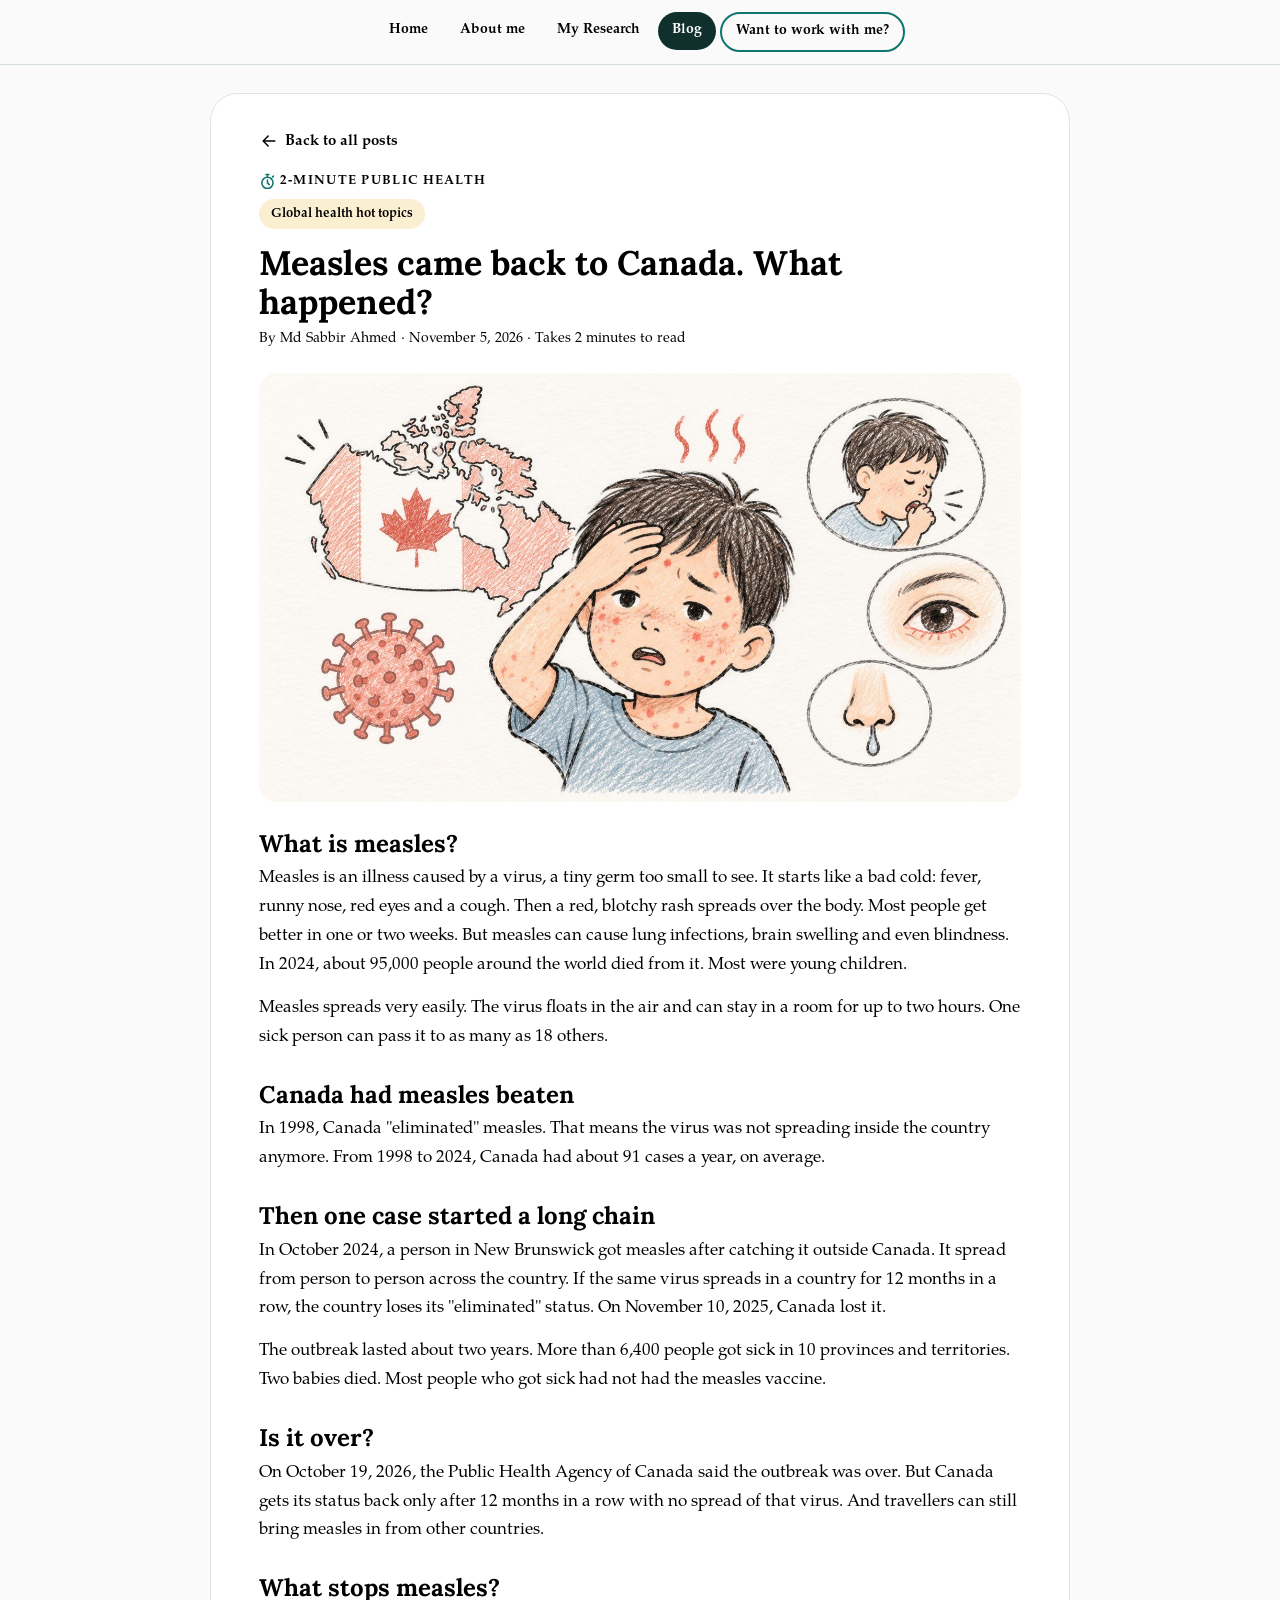
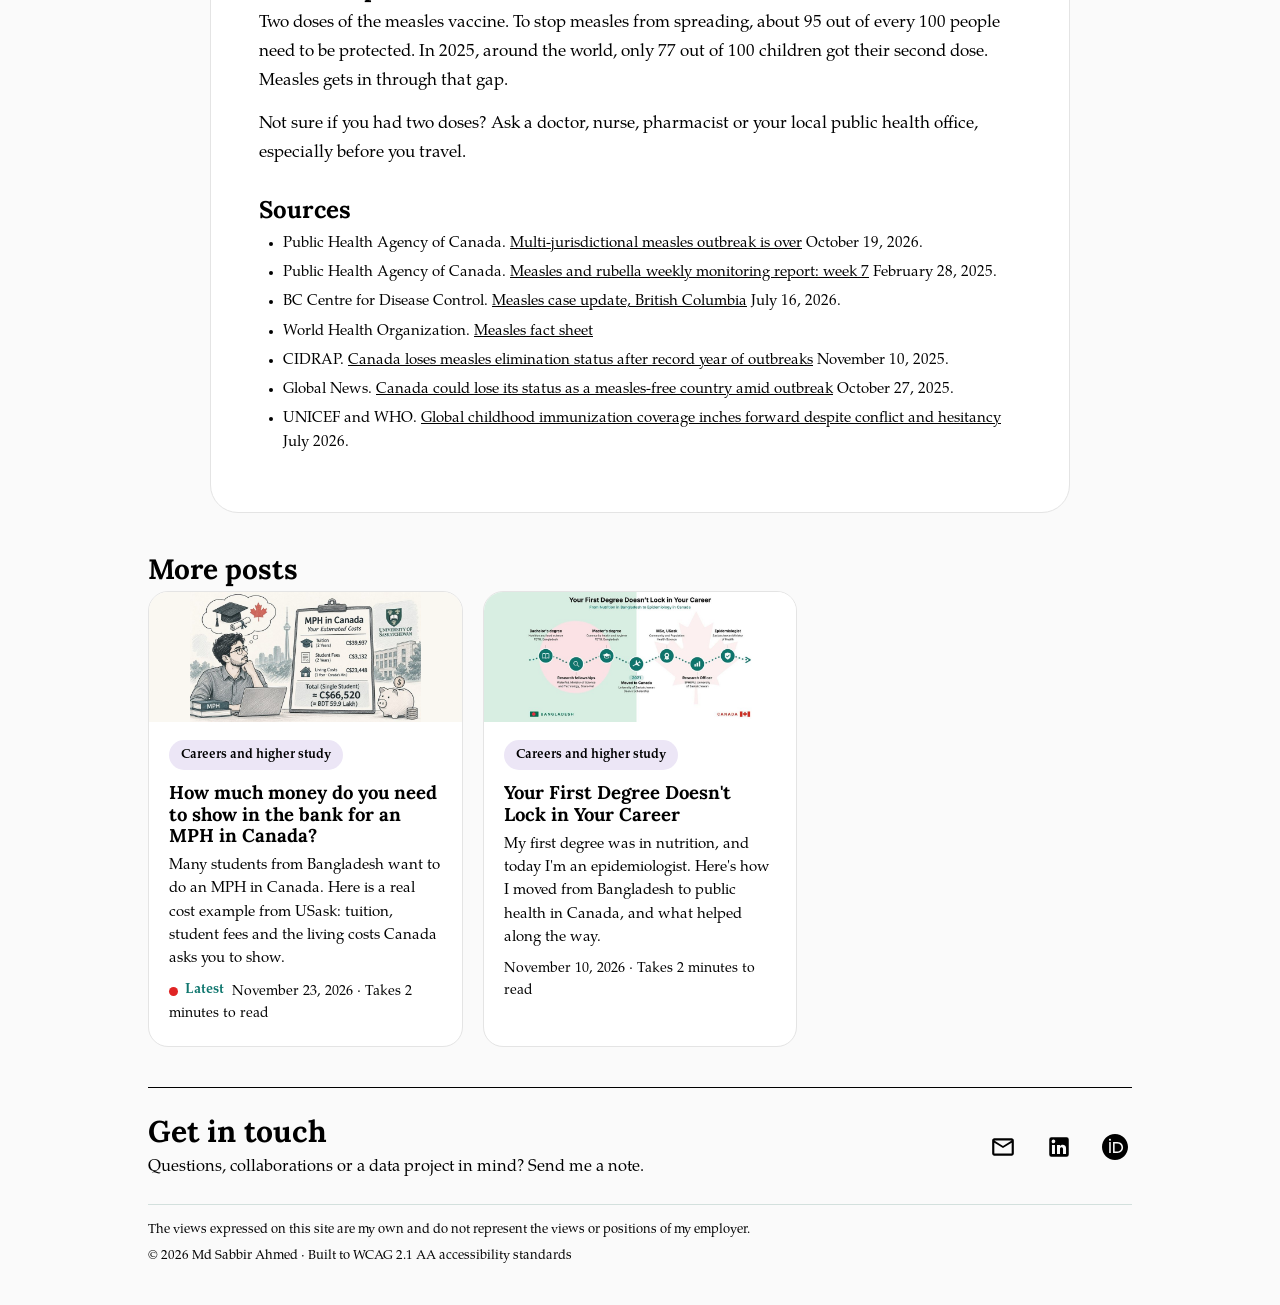
<file: post-measles-came-back-to-canada.html>
<!doctype html>
<html lang="en">
<head>
<meta charset="utf-8">
<meta name="viewport" content="width=device-width, initial-scale=1">
<title>Measles came back to Canada. What happened? | Md Sabbir Ahmed</title>
<meta name="description" content="For almost 30 years, Canada kept measles from spreading. Then one outbreak lasted two years and made more than 6,400 people sick.">
<link rel="icon" type="image/png" sizes="32x32" href="images/favicon-32.png">
<link rel="apple-touch-icon" href="images/apple-touch-icon.png">
<meta property="og:type" content="website">
<meta property="og:site_name" content="Md Sabbir Ahmed">
<meta property="og:title" content="Measles came back to Canada. What happened? | Md Sabbir Ahmed">
<meta property="og:description" content="For almost 30 years, Canada kept measles from spreading. Then one outbreak lasted two years and made more than 6,400 people sick.">
<meta property="og:image" content="https://episabbir.ca/images/blog/share/post1-measles-share.jpg">
<meta property="og:image:secure_url" content="https://episabbir.ca/images/blog/share/post1-measles-share.jpg">
<meta property="og:image:type" content="image/jpeg">
<meta property="og:image:width" content="1200">
<meta property="og:image:height" content="630">
<meta property="og:image:alt" content="Measles came back to Canada. What happened? | Md Sabbir Ahmed">
<meta name="twitter:image" content="https://episabbir.ca/images/blog/share/post1-measles-share.jpg">
<meta property="og:url" content="https://episabbir.ca/post-measles-came-back-to-canada">
<link rel="canonical" href="https://episabbir.ca/post-measles-came-back-to-canada">
<meta name="twitter:card" content="summary_large_image">
<link rel="stylesheet" href="css/style.css?v=1795556083">
</head>
<body>
<nav class="site-nav" aria-label="Main"><div class="nav-bar"><span class="nav-here">Blog</span><button class="menu-toggle" type="button" aria-expanded="false" aria-controls="main-menu"><svg class="icon" viewBox="0 0 24 24" aria-hidden="true"><path d="M4 7h16M4 12h16M4 17h16"/></svg>Menu</button></div><ul id="main-menu"><li><a href="index.html">Home</a></li><li><a href="about.html">About me</a></li><li><a href="research.html">My Research</a></li><li><a href="blog.html" aria-current="page">Blog</a></li><li><a href="work.html" class="cta">Want to work with me?</a></li></ul></nav>
<main>
<div class="wrap">
<article class="post" aria-labelledby="post-title">
<a class="back" href="blog.html"><svg class="icon" viewBox="0 0 24 24" aria-hidden="true"><path d="M5 12h14M13 6l6 6-6 6"/></svg><span>Back to all posts</span></a>
<span class="brand-kicker brand-title"><svg class="icon" viewBox="0 0 24 24" aria-hidden="true"><circle cx="12" cy="14" r="8"/><path d="M12 10v4l2.5 2.5M10 2h4M12 2v4M19 6l1.5-1.5"/></svg>2-Minute Public Health</span>
<span class="pill pill-t1">Global health hot topics</span>
<h1 id="post-title">Measles came back to Canada. What happened?</h1>

<p class="meta-line">By Md Sabbir Ahmed · November 5, 2026 · Takes 2 minutes to read</p>
<div class="post-hero" style="background:#fbefd2;color:#6b4e0e"><svg class="icon" viewBox="0 0 24 24" aria-hidden="true"><rect x="3" y="4" width="18" height="16" rx="2"/><circle cx="8.5" cy="9.5" r="1.5"/><path d="m21 16-5-5-9 9"/></svg><img src="images/blog/post1-measles.jpg?v=1795556083" alt="Pencil sketch of a boy with a fever and a red measles rash, next to a map of Canada, a virus, and close-ups of a cough, red eyes and a runny nose" onerror="this.remove()"></div>
<div class="post-body">
<h2>What is measles?</h2>
<p>Measles is an illness caused by a virus, a tiny germ too small to see. It starts like a bad cold: fever, runny nose, red eyes and a cough. Then a red, blotchy rash spreads over the body. Most people get better in one or two weeks. But measles can cause lung infections, brain swelling and even blindness. In 2024, about 95,000 people around the world died from it. Most were young children.</p>
<p>Measles spreads very easily. The virus floats in the air and can stay in a room for up to two hours. One sick person can pass it to as many as 18 others.</p>
<h2>Canada had measles beaten</h2>
<p>In 1998, Canada &quot;eliminated&quot; measles. That means the virus was not spreading inside the country anymore. From 1998 to 2024, Canada had about 91 cases a year, on average.</p>
<h2>Then one case started a long chain</h2>
<p>In October 2024, a person in New Brunswick got measles after catching it outside Canada. It spread from person to person across the country. If the same virus spreads in a country for 12 months in a row, the country loses its &quot;eliminated&quot; status. On November 10, 2025, Canada lost it.</p>
<p>The outbreak lasted about two years. More than 6,400 people got sick in 10 provinces and territories. Two babies died. Most people who got sick had not had the measles vaccine.</p>
<h2>Is it over?</h2>
<p>On October 19, 2026, the Public Health Agency of Canada said the outbreak was over. But Canada gets its status back only after 12 months in a row with no spread of that virus. And travellers can still bring measles in from other countries.</p>
<h2>What stops measles?</h2>
<p>Two doses of the measles vaccine. To stop measles from spreading, about 95 out of every 100 people need to be protected. In 2025, around the world, only 77 out of 100 children got their second dose. Measles gets in through that gap.</p>
<p>Not sure if you had two doses? Ask a doctor, nurse, pharmacist or your local public health office, especially before you travel.</p>
<h2>Sources</h2>
<ul class="sources"><li>Public Health Agency of Canada. <a href="https://www.canada.ca/en/public-health/news/2026/10/multi-jurisdictional-measles-outbreak-is-over.html" target="_blank" rel="noopener">Multi-jurisdictional measles outbreak is over</a> October 19, 2026.</li><li>Public Health Agency of Canada. <a href="https://www.canada.ca/en/public-health/services/publications/diseases-conditions/measles-rubella-surveillance/2025/week-7.html" target="_blank" rel="noopener">Measles and rubella weekly monitoring report: week 7</a> February 28, 2025.</li><li>BC Centre for Disease Control. <a href="https://www.bccdc.ca/Health-Info-Site/Documents/Measles/Epi/Measles-update_2026-07-16.pdf" target="_blank" rel="noopener">Measles case update, British Columbia</a> July 16, 2026.</li><li>World Health Organization. <a href="https://www.who.int/news-room/fact-sheets/detail/measles" target="_blank" rel="noopener">Measles fact sheet</a></li><li>CIDRAP. <a href="https://www.cidrap.umn.edu/measles/canada-loses-measles-elimination-status-after-record-year-outbreaks" target="_blank" rel="noopener">Canada loses measles elimination status after record year of outbreaks</a> November 10, 2025.</li><li>Global News. <a href="https://globalnews.ca/news/11496244/canada-measles-status-outbreak/" target="_blank" rel="noopener">Canada could lose its status as a measles-free country amid outbreak</a> October 27, 2025.</li><li>UNICEF and WHO. <a href="https://www.unicef.org/press-releases/global-childhood-immunization-coverage-inches-forward-despite-conflict-and-hesitancy" target="_blank" rel="noopener">Global childhood immunization coverage inches forward despite conflict and hesitancy</a> July 2026.</li></ul>
</div>
</article>
<section class="section" aria-labelledby="more-title"><h2 class="section-title" id="more-title">More posts</h2><div class="grid"><a class="card " href="post-how-much-money-to-show-for-an-mph-in-canada.html">
<div class="post-img fit-contain" style="background:#faf8f2;color:#4b3b78"><svg class="icon" viewBox="0 0 24 24" aria-hidden="true"><rect x="3" y="4" width="18" height="16" rx="2"/><circle cx="8.5" cy="9.5" r="1.5"/><path d="m21 16-5-5-9 9"/></svg><img src="images/blog/thumb/post5-mph-cost.jpg?v=1795556083" alt="A student thinking about an MPH in Canada, next to a clipboard listing estimated costs: tuition C$39,937, student fees C$3,132, living costs C$23,448, total about C$66,520 (about BDT 59.9 lakh)." onerror="this.remove()"></div>
<div class="card-body"><span class="pill pill-t4">Careers and higher study</span><h3>How much money do you need to show in the bank for an MPH in Canada?</h3>
<p class="excerpt">Many students from Bangladesh want to do an MPH in Canada. Here is a real cost example from USask: tuition, student fees and the living costs Canada asks you to show.</p><p><span class="latest-dot"><i aria-hidden="true"></i>Latest</span>November 23, 2026 · Takes 2 minutes to read</p></div>
</a><a class="card " href="post-your-first-degree-doesnt-lock-in-your-career.html">
<div class="post-img fit-contain" style="background:linear-gradient(to right, #d8eee2 48.5%, #ffffff 48.5%);color:#4b3b78"><svg class="icon" viewBox="0 0 24 24" aria-hidden="true"><rect x="3" y="4" width="18" height="16" rx="2"/><circle cx="8.5" cy="9.5" r="1.5"/><path d="m21 16-5-5-9 9"/></svg><img src="images/blog/thumb/post4-first-degree.jpg?v=1795556083" alt="A path with seven stops from Bangladesh to Canada: bachelor&#x27;s degree, research fellowships, master&#x27;s degree, moving to Canada in 2021, MSc at USask, Research Officer at SPHERU, and epidemiologist at the Saskatchewan Ministry of Health." onerror="this.remove()"></div>
<div class="card-body"><span class="pill pill-t4">Careers and higher study</span><h3>Your First Degree Doesn&#x27;t Lock in Your Career</h3>
<p class="excerpt">My first degree was in nutrition, and today I&#x27;m an epidemiologist. Here&#x27;s how I moved from Bangladesh to public health in Canada, and what helped along the way.</p><p>November 10, 2026 · Takes 2 minutes to read</p></div>
</a></div></section>
</div>
</main>
<footer class="contact" id="contact">
<div class="wrap">
<div>
<h2>Get in touch</h2>
<p>Questions, collaborations or a data project in mind? Send me a note.</p>
</div>
<div class="contact-links">
<a class="icon-only ic-mail" href="mailto:sabbir.epidemiologist@gmail.com" aria-label="Email me: sabbir.epidemiologist@gmail.com" title="sabbir.epidemiologist@gmail.com"><svg class="brand-ic" viewBox="0 0 24 24" fill="currentColor" aria-hidden="true"><path d="M22 6c0-1.1-.9-2-2-2H4c-1.1 0-2 .9-2 2v12c0 1.1.9 2 2 2h16c1.1 0 2-.9 2-2zm-2 0-8 5-8-5zm0 12H4V8l8 5 8-5z"/></svg></a>
<a class="icon-only ic-linkedin" href="https://www.linkedin.com/in/sabbirepidemiologist/" aria-label="LinkedIn profile" title="LinkedIn" target="_blank" rel="noopener"><svg class="brand-ic" viewBox="0 0 24 24" fill="currentColor" aria-hidden="true"><path d="M19 3a2 2 0 0 1 2 2v14a2 2 0 0 1-2 2H5a2 2 0 0 1-2-2V5a2 2 0 0 1 2-2zm-.5 15.5v-5.3a3.26 3.26 0 0 0-3.26-3.26c-.85 0-1.84.52-2.32 1.3v-1.11h-2.79v8.37h2.79v-4.93c0-.77.62-1.4 1.39-1.4a1.4 1.4 0 0 1 1.4 1.4v4.93zM6.88 8.56a1.68 1.68 0 0 0 1.68-1.68c0-.93-.75-1.69-1.68-1.69a1.69 1.69 0 0 0-1.69 1.69c0 .93.76 1.68 1.69 1.68m1.39 9.94v-8.37H5.5v8.37z"/></svg></a>
<a class="icon-only ic-orcid" href="https://orcid.org/0000-0002-7663-2181" aria-label="ORCID profile" title="ORCID" target="_blank" rel="noopener"><svg class="brand-ic" viewBox="0 0 24 24" fill="currentColor" aria-hidden="true"><path d="M12 0C5.372 0 0 5.372 0 12s5.372 12 12 12 12-5.372 12-12S18.628 0 12 0M7.369 4.378c.525 0 .947.431.947.947s-.422.947-.947.947a.95.95 0 0 1-.947-.947c0-.525.422-.947.947-.947m-.722 3.038h1.444v10.041H6.647zm3.562 0h3.9c3.712 0 5.344 2.653 5.344 5.025 0 2.578-2.016 5.025-5.325 5.025h-3.919zm1.444 1.303v7.444h2.297c3.272 0 4.022-2.484 4.022-3.722 0-2.016-1.284-3.722-4.097-3.722z"/></svg></a>
</div>
<div class="small-print footnotes">
<p>The views expressed on this site are my own and do not represent the views or positions of my employer.</p>
<p>© 2026 Md Sabbir Ahmed · Built to WCAG 2.1 AA accessibility standards</p>
</div>
</div>
</footer>

<script>
(function(){var b=document.querySelector('.menu-toggle'),n=document.querySelector('.site-nav');
if(b){b.addEventListener('click',function(){var o=n.classList.toggle('open');b.setAttribute('aria-expanded',o?'true':'false');});}})();
</script>
</body>
</html>
</file>
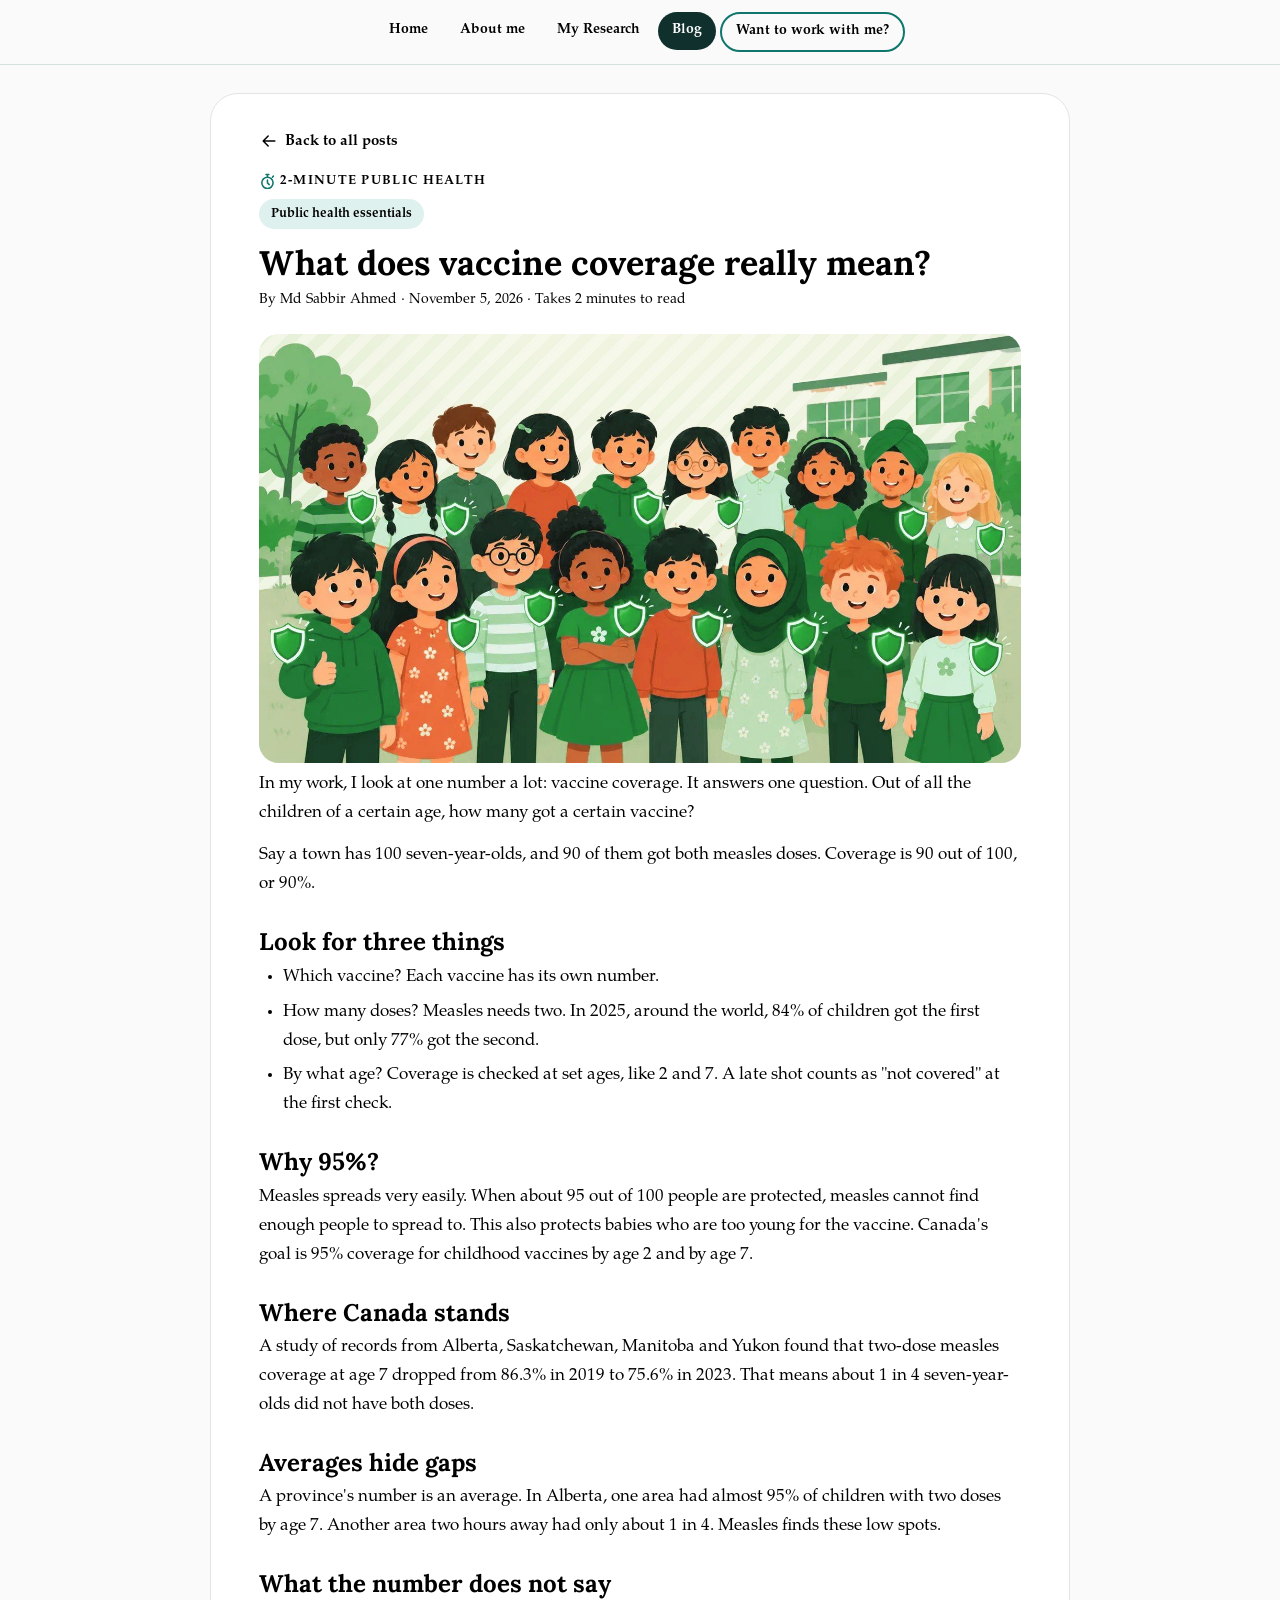
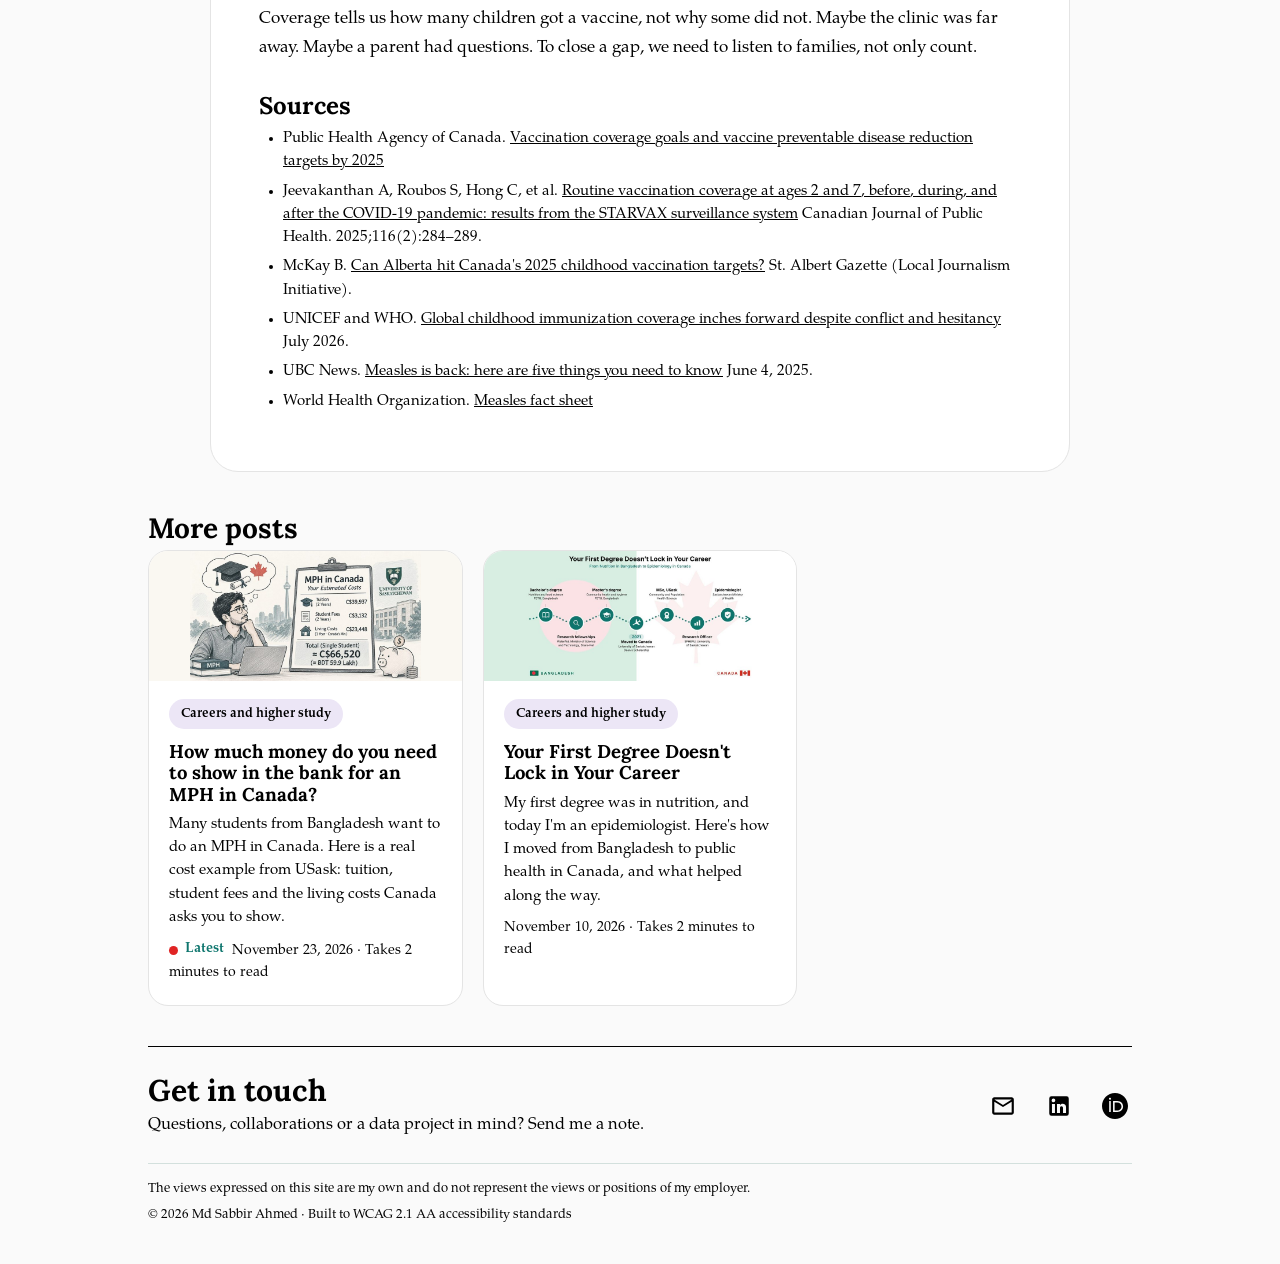
<file: post-what-vaccine-coverage-means.html>
<!doctype html>
<html lang="en">
<head>
<meta charset="utf-8">
<meta name="viewport" content="width=device-width, initial-scale=1">
<title>What does vaccine coverage really mean? | Md Sabbir Ahmed</title>
<meta name="description" content="You often hear that &quot;85% of children are vaccinated.&quot; Here is what that number counts, what it leaves out, and why the goal is 95%.">
<link rel="icon" type="image/png" sizes="32x32" href="images/favicon-32.png">
<link rel="apple-touch-icon" href="images/apple-touch-icon.png">
<meta property="og:type" content="website">
<meta property="og:site_name" content="Md Sabbir Ahmed">
<meta property="og:title" content="What does vaccine coverage really mean? | Md Sabbir Ahmed">
<meta property="og:description" content="You often hear that &quot;85% of children are vaccinated.&quot; Here is what that number counts, what it leaves out, and why the goal is 95%.">
<meta property="og:image" content="https://episabbir.ca/images/blog/share/post3-vaccine-coverage-share.jpg">
<meta property="og:image:secure_url" content="https://episabbir.ca/images/blog/share/post3-vaccine-coverage-share.jpg">
<meta property="og:image:type" content="image/jpeg">
<meta property="og:image:width" content="1200">
<meta property="og:image:height" content="630">
<meta property="og:image:alt" content="What does vaccine coverage really mean? | Md Sabbir Ahmed">
<meta name="twitter:image" content="https://episabbir.ca/images/blog/share/post3-vaccine-coverage-share.jpg">
<meta property="og:url" content="https://episabbir.ca/post-what-vaccine-coverage-means">
<link rel="canonical" href="https://episabbir.ca/post-what-vaccine-coverage-means">
<meta name="twitter:card" content="summary_large_image">
<link rel="stylesheet" href="css/style.css?v=1795556083">
</head>
<body>
<nav class="site-nav" aria-label="Main"><div class="nav-bar"><span class="nav-here">Blog</span><button class="menu-toggle" type="button" aria-expanded="false" aria-controls="main-menu"><svg class="icon" viewBox="0 0 24 24" aria-hidden="true"><path d="M4 7h16M4 12h16M4 17h16"/></svg>Menu</button></div><ul id="main-menu"><li><a href="index.html">Home</a></li><li><a href="about.html">About me</a></li><li><a href="research.html">My Research</a></li><li><a href="blog.html" aria-current="page">Blog</a></li><li><a href="work.html" class="cta">Want to work with me?</a></li></ul></nav>
<main>
<div class="wrap">
<article class="post" aria-labelledby="post-title">
<a class="back" href="blog.html"><svg class="icon" viewBox="0 0 24 24" aria-hidden="true"><path d="M5 12h14M13 6l6 6-6 6"/></svg><span>Back to all posts</span></a>
<span class="brand-kicker brand-title"><svg class="icon" viewBox="0 0 24 24" aria-hidden="true"><circle cx="12" cy="14" r="8"/><path d="M12 10v4l2.5 2.5M10 2h4M12 2v4M19 6l1.5-1.5"/></svg>2-Minute Public Health</span>
<span class="pill pill-t3">Public health essentials</span>
<h1 id="post-title">What does vaccine coverage really mean?</h1>

<p class="meta-line">By Md Sabbir Ahmed · November 5, 2026 · Takes 2 minutes to read</p>
<div class="post-hero" style="background:#dff1ee;color:#0b5a54"><svg class="icon" viewBox="0 0 24 24" aria-hidden="true"><rect x="3" y="4" width="18" height="16" rx="2"/><circle cx="8.5" cy="9.5" r="1.5"/><path d="m21 16-5-5-9 9"/></svg><img src="images/blog/post3-vaccine-coverage.jpg?v=1795556083" alt="Illustration of a diverse group of smiling school children, most with a teal shield showing they are protected" onerror="this.remove()"></div>
<div class="post-body">
<p>In my work, I look at one number a lot: vaccine coverage. It answers one question. Out of all the children of a certain age, how many got a certain vaccine?</p>
<p>Say a town has 100 seven-year-olds, and 90 of them got both measles doses. Coverage is 90 out of 100, or 90%.</p>
<h2>Look for three things</h2>
<ul><li>Which vaccine? Each vaccine has its own number.</li><li>How many doses? Measles needs two. In 2025, around the world, 84% of children got the first dose, but only 77% got the second.</li><li>By what age? Coverage is checked at set ages, like 2 and 7. A late shot counts as &quot;not covered&quot; at the first check.</li></ul>
<h2>Why 95%?</h2>
<p>Measles spreads very easily. When about 95 out of 100 people are protected, measles cannot find enough people to spread to. This also protects babies who are too young for the vaccine. Canada&#x27;s goal is 95% coverage for childhood vaccines by age 2 and by age 7.</p>
<h2>Where Canada stands</h2>
<p>A study of records from Alberta, Saskatchewan, Manitoba and Yukon found that two-dose measles coverage at age 7 dropped from 86.3% in 2019 to 75.6% in 2023. That means about 1 in 4 seven-year-olds did not have both doses.</p>
<h2>Averages hide gaps</h2>
<p>A province&#x27;s number is an average. In Alberta, one area had almost 95% of children with two doses by age 7. Another area two hours away had only about 1 in 4. Measles finds these low spots.</p>
<h2>What the number does not say</h2>
<p>Coverage tells us how many children got a vaccine, not why some did not. Maybe the clinic was far away. Maybe a parent had questions. To close a gap, we need to listen to families, not only count.</p>
<h2>Sources</h2>
<ul class="sources"><li>Public Health Agency of Canada. <a href="https://www.canada.ca/en/public-health/services/immunization-vaccine-priorities/national-immunization-strategy/vaccination-coverage-goals-vaccine-preventable-diseases-reduction-targets-2025.html" target="_blank" rel="noopener">Vaccination coverage goals and vaccine preventable disease reduction targets by 2025</a></li><li>Jeevakanthan A, Roubos S, Hong C, et al. <a href="https://link.springer.com/article/10.17269/s41997-024-00956-9" target="_blank" rel="noopener">Routine vaccination coverage at ages 2 and 7, before, during, and after the COVID-19 pandemic: results from the STARVAX surveillance system</a> Canadian Journal of Public Health. 2025;116(2):284–289.</li><li>McKay B. <a href="https://ca.news.yahoo.com/alberta-hit-canada-2025-childhood-142540730.html" target="_blank" rel="noopener">Can Alberta hit Canada&#x27;s 2025 childhood vaccination targets?</a> St. Albert Gazette (Local Journalism Initiative).</li><li>UNICEF and WHO. <a href="https://www.unicef.org/press-releases/global-childhood-immunization-coverage-inches-forward-despite-conflict-and-hesitancy" target="_blank" rel="noopener">Global childhood immunization coverage inches forward despite conflict and hesitancy</a> July 2026.</li><li>UBC News. <a href="https://news.ubc.ca/2025/06/measles-is-back-heres-five-things-you-need-to-know/" target="_blank" rel="noopener">Measles is back: here are five things you need to know</a> June 4, 2025.</li><li>World Health Organization. <a href="https://www.who.int/news-room/fact-sheets/detail/measles" target="_blank" rel="noopener">Measles fact sheet</a></li></ul>
</div>
</article>
<section class="section" aria-labelledby="more-title"><h2 class="section-title" id="more-title">More posts</h2><div class="grid"><a class="card " href="post-how-much-money-to-show-for-an-mph-in-canada.html">
<div class="post-img fit-contain" style="background:#faf8f2;color:#4b3b78"><svg class="icon" viewBox="0 0 24 24" aria-hidden="true"><rect x="3" y="4" width="18" height="16" rx="2"/><circle cx="8.5" cy="9.5" r="1.5"/><path d="m21 16-5-5-9 9"/></svg><img src="images/blog/thumb/post5-mph-cost.jpg?v=1795556083" alt="A student thinking about an MPH in Canada, next to a clipboard listing estimated costs: tuition C$39,937, student fees C$3,132, living costs C$23,448, total about C$66,520 (about BDT 59.9 lakh)." onerror="this.remove()"></div>
<div class="card-body"><span class="pill pill-t4">Careers and higher study</span><h3>How much money do you need to show in the bank for an MPH in Canada?</h3>
<p class="excerpt">Many students from Bangladesh want to do an MPH in Canada. Here is a real cost example from USask: tuition, student fees and the living costs Canada asks you to show.</p><p><span class="latest-dot"><i aria-hidden="true"></i>Latest</span>November 23, 2026 · Takes 2 minutes to read</p></div>
</a><a class="card " href="post-your-first-degree-doesnt-lock-in-your-career.html">
<div class="post-img fit-contain" style="background:linear-gradient(to right, #d8eee2 48.5%, #ffffff 48.5%);color:#4b3b78"><svg class="icon" viewBox="0 0 24 24" aria-hidden="true"><rect x="3" y="4" width="18" height="16" rx="2"/><circle cx="8.5" cy="9.5" r="1.5"/><path d="m21 16-5-5-9 9"/></svg><img src="images/blog/thumb/post4-first-degree.jpg?v=1795556083" alt="A path with seven stops from Bangladesh to Canada: bachelor&#x27;s degree, research fellowships, master&#x27;s degree, moving to Canada in 2021, MSc at USask, Research Officer at SPHERU, and epidemiologist at the Saskatchewan Ministry of Health." onerror="this.remove()"></div>
<div class="card-body"><span class="pill pill-t4">Careers and higher study</span><h3>Your First Degree Doesn&#x27;t Lock in Your Career</h3>
<p class="excerpt">My first degree was in nutrition, and today I&#x27;m an epidemiologist. Here&#x27;s how I moved from Bangladesh to public health in Canada, and what helped along the way.</p><p>November 10, 2026 · Takes 2 minutes to read</p></div>
</a></div></section>
</div>
</main>
<footer class="contact" id="contact">
<div class="wrap">
<div>
<h2>Get in touch</h2>
<p>Questions, collaborations or a data project in mind? Send me a note.</p>
</div>
<div class="contact-links">
<a class="icon-only ic-mail" href="mailto:sabbir.epidemiologist@gmail.com" aria-label="Email me: sabbir.epidemiologist@gmail.com" title="sabbir.epidemiologist@gmail.com"><svg class="brand-ic" viewBox="0 0 24 24" fill="currentColor" aria-hidden="true"><path d="M22 6c0-1.1-.9-2-2-2H4c-1.1 0-2 .9-2 2v12c0 1.1.9 2 2 2h16c1.1 0 2-.9 2-2zm-2 0-8 5-8-5zm0 12H4V8l8 5 8-5z"/></svg></a>
<a class="icon-only ic-linkedin" href="https://www.linkedin.com/in/sabbirepidemiologist/" aria-label="LinkedIn profile" title="LinkedIn" target="_blank" rel="noopener"><svg class="brand-ic" viewBox="0 0 24 24" fill="currentColor" aria-hidden="true"><path d="M19 3a2 2 0 0 1 2 2v14a2 2 0 0 1-2 2H5a2 2 0 0 1-2-2V5a2 2 0 0 1 2-2zm-.5 15.5v-5.3a3.26 3.26 0 0 0-3.26-3.26c-.85 0-1.84.52-2.32 1.3v-1.11h-2.79v8.37h2.79v-4.93c0-.77.62-1.4 1.39-1.4a1.4 1.4 0 0 1 1.4 1.4v4.93zM6.88 8.56a1.68 1.68 0 0 0 1.68-1.68c0-.93-.75-1.69-1.68-1.69a1.69 1.69 0 0 0-1.69 1.69c0 .93.76 1.68 1.69 1.68m1.39 9.94v-8.37H5.5v8.37z"/></svg></a>
<a class="icon-only ic-orcid" href="https://orcid.org/0000-0002-7663-2181" aria-label="ORCID profile" title="ORCID" target="_blank" rel="noopener"><svg class="brand-ic" viewBox="0 0 24 24" fill="currentColor" aria-hidden="true"><path d="M12 0C5.372 0 0 5.372 0 12s5.372 12 12 12 12-5.372 12-12S18.628 0 12 0M7.369 4.378c.525 0 .947.431.947.947s-.422.947-.947.947a.95.95 0 0 1-.947-.947c0-.525.422-.947.947-.947m-.722 3.038h1.444v10.041H6.647zm3.562 0h3.9c3.712 0 5.344 2.653 5.344 5.025 0 2.578-2.016 5.025-5.325 5.025h-3.919zm1.444 1.303v7.444h2.297c3.272 0 4.022-2.484 4.022-3.722 0-2.016-1.284-3.722-4.097-3.722z"/></svg></a>
</div>
<div class="small-print footnotes">
<p>The views expressed on this site are my own and do not represent the views or positions of my employer.</p>
<p>© 2026 Md Sabbir Ahmed · Built to WCAG 2.1 AA accessibility standards</p>
</div>
</div>
</footer>

<script>
(function(){var b=document.querySelector('.menu-toggle'),n=document.querySelector('.site-nav');
if(b){b.addEventListener('click',function(){var o=n.classList.toggle('open');b.setAttribute('aria-expanded',o?'true':'false');});}})();
</script>
</body>
</html>
</file>
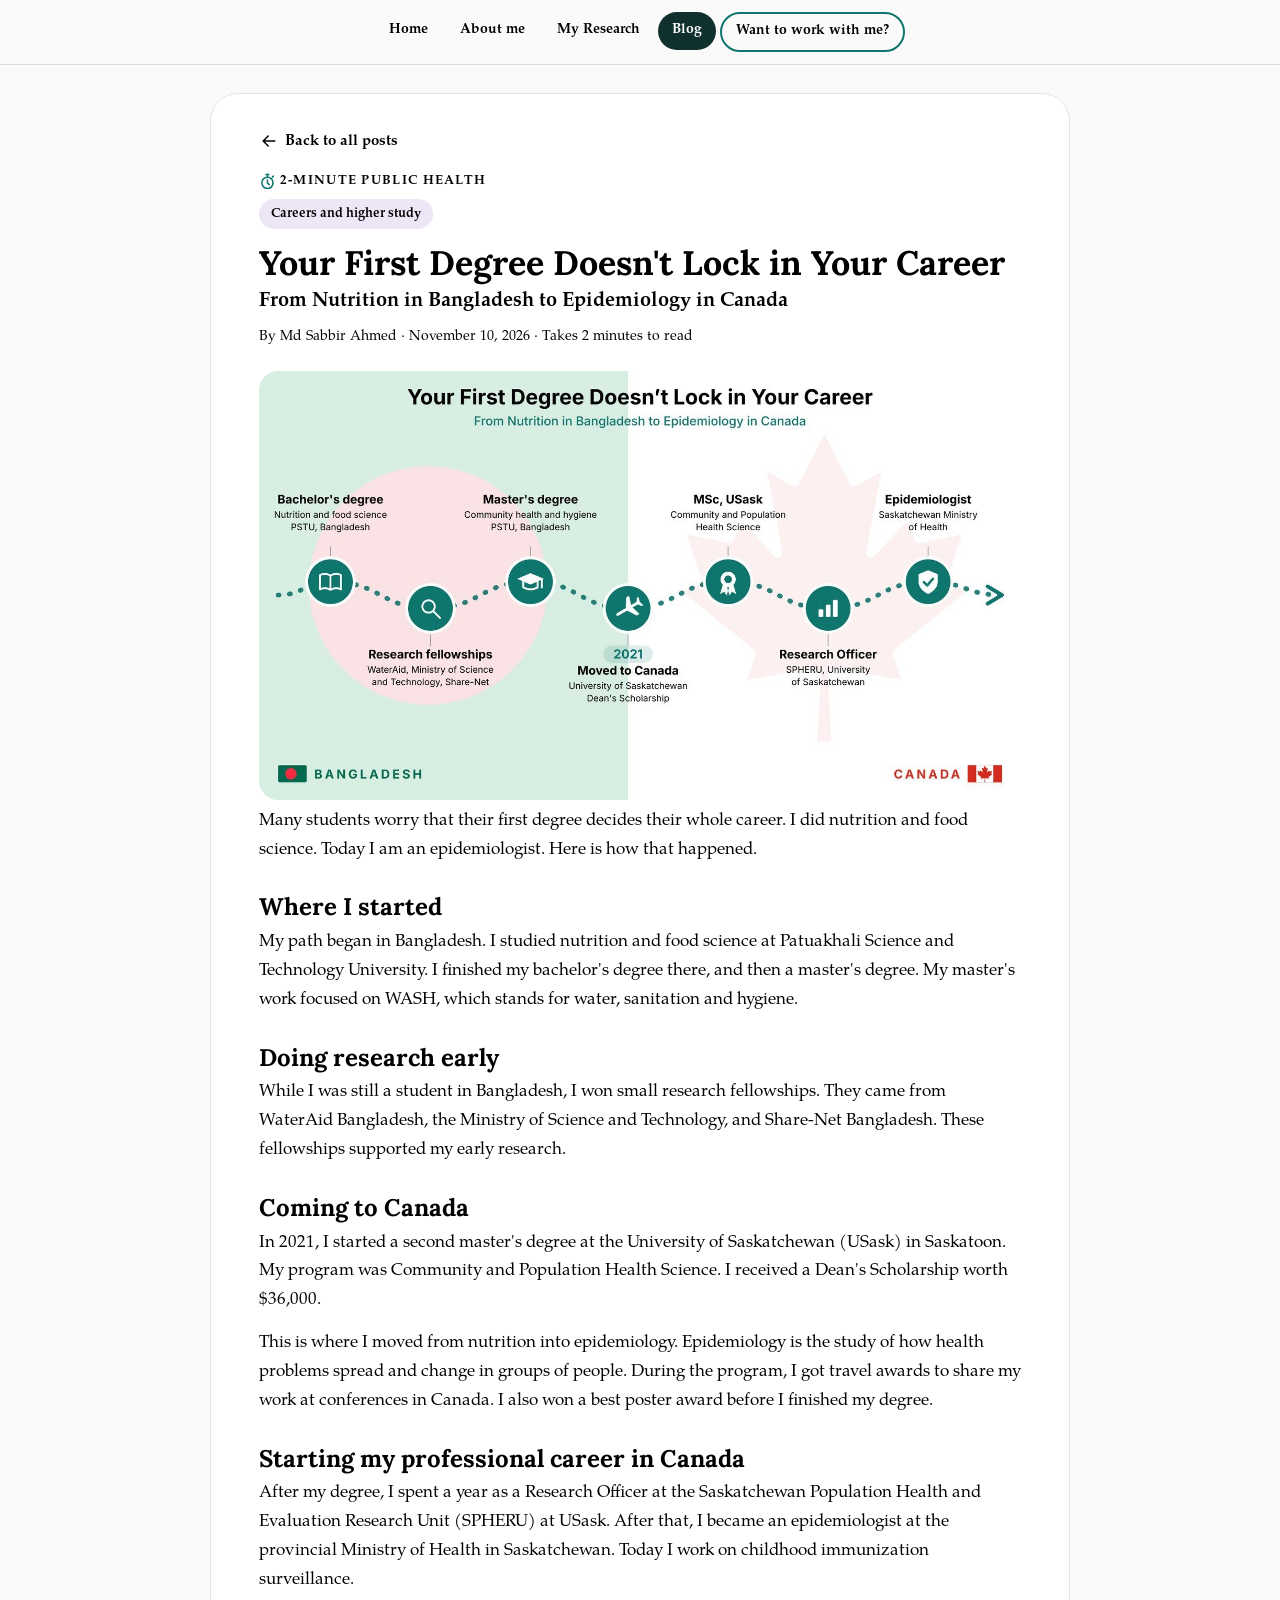
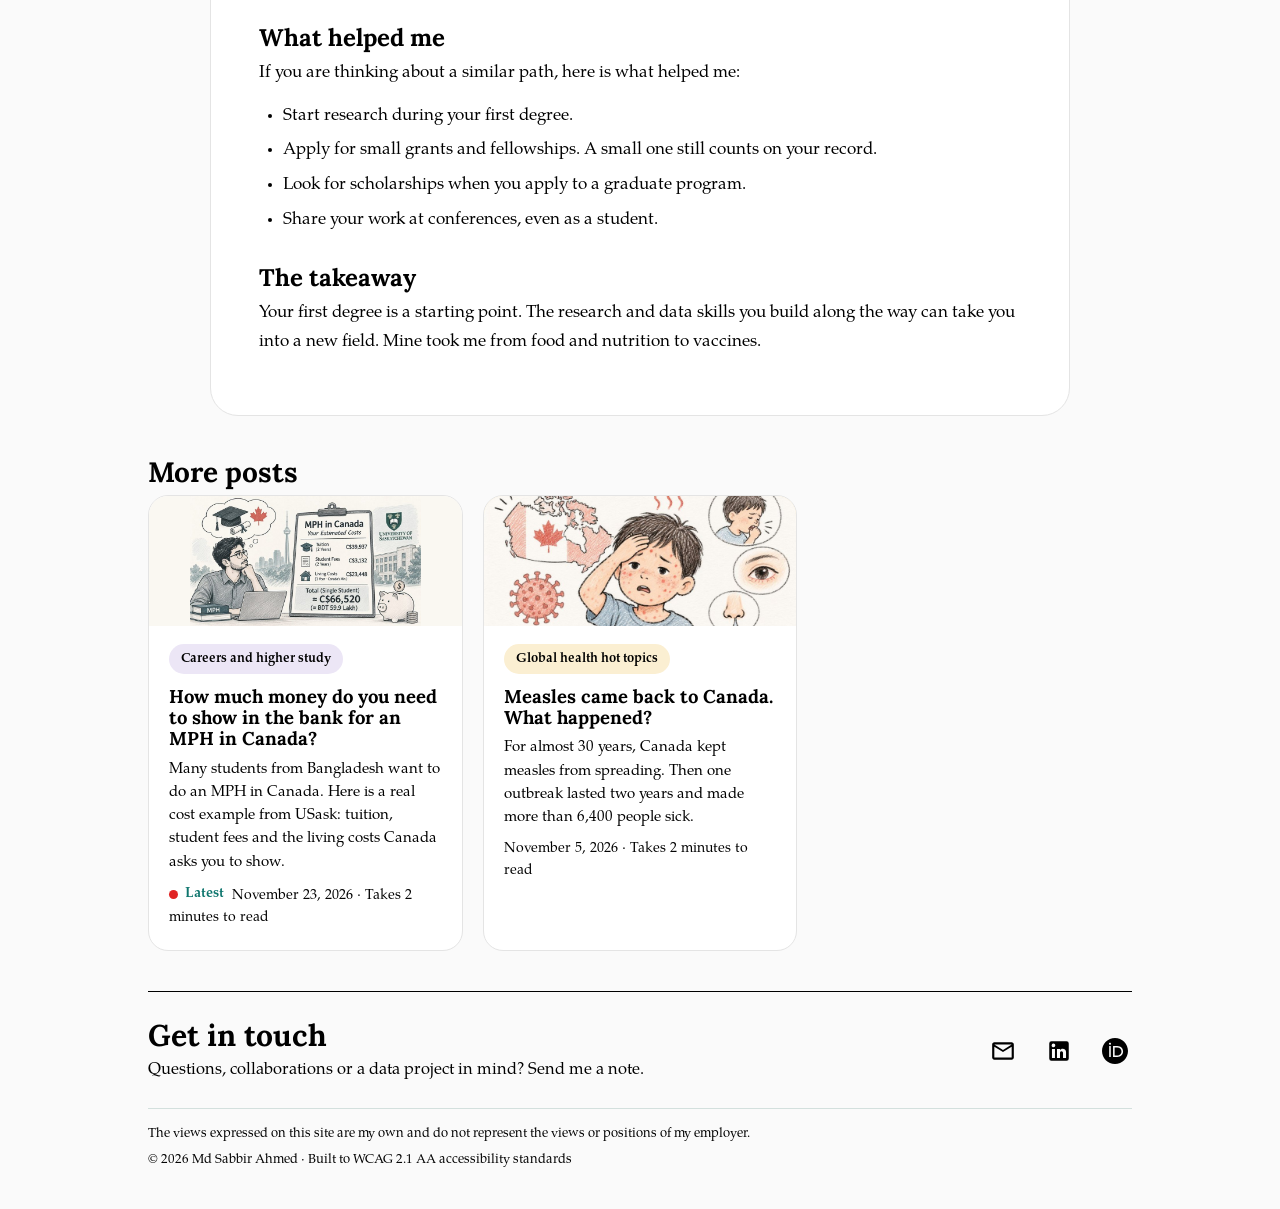
<file: post-your-first-degree-doesnt-lock-in-your-career.html>
<!doctype html>
<html lang="en">
<head>
<meta charset="utf-8">
<meta name="viewport" content="width=device-width, initial-scale=1">
<title>Your First Degree Doesn&#x27;t Lock in Your Career | Md Sabbir Ahmed</title>
<meta name="description" content="My first degree was in nutrition, and today I&#x27;m an epidemiologist. Here&#x27;s how I moved from Bangladesh to public health in Canada, and what helped along the way.">
<link rel="icon" type="image/png" sizes="32x32" href="images/favicon-32.png">
<link rel="apple-touch-icon" href="images/apple-touch-icon.png">
<meta property="og:type" content="website">
<meta property="og:site_name" content="Md Sabbir Ahmed">
<meta property="og:title" content="Your First Degree Doesn&#x27;t Lock in Your Career | Md Sabbir Ahmed">
<meta property="og:description" content="My first degree was in nutrition, and today I&#x27;m an epidemiologist. Here&#x27;s how I moved from Bangladesh to public health in Canada, and what helped along the way.">
<meta property="og:image" content="https://episabbir.ca/images/blog/share/post4-first-degree-share.jpg">
<meta property="og:image:secure_url" content="https://episabbir.ca/images/blog/share/post4-first-degree-share.jpg">
<meta property="og:image:type" content="image/jpeg">
<meta property="og:image:width" content="1200">
<meta property="og:image:height" content="630">
<meta property="og:image:alt" content="Your First Degree Doesn&#x27;t Lock in Your Career | Md Sabbir Ahmed">
<meta name="twitter:image" content="https://episabbir.ca/images/blog/share/post4-first-degree-share.jpg">
<meta property="og:url" content="https://episabbir.ca/post-your-first-degree-doesnt-lock-in-your-career">
<link rel="canonical" href="https://episabbir.ca/post-your-first-degree-doesnt-lock-in-your-career">
<meta name="twitter:card" content="summary_large_image">
<link rel="stylesheet" href="css/style.css?v=1795556083">
</head>
<body>
<nav class="site-nav" aria-label="Main"><div class="nav-bar"><span class="nav-here">Blog</span><button class="menu-toggle" type="button" aria-expanded="false" aria-controls="main-menu"><svg class="icon" viewBox="0 0 24 24" aria-hidden="true"><path d="M4 7h16M4 12h16M4 17h16"/></svg>Menu</button></div><ul id="main-menu"><li><a href="index.html">Home</a></li><li><a href="about.html">About me</a></li><li><a href="research.html">My Research</a></li><li><a href="blog.html" aria-current="page">Blog</a></li><li><a href="work.html" class="cta">Want to work with me?</a></li></ul></nav>
<main>
<div class="wrap">
<article class="post" aria-labelledby="post-title">
<a class="back" href="blog.html"><svg class="icon" viewBox="0 0 24 24" aria-hidden="true"><path d="M5 12h14M13 6l6 6-6 6"/></svg><span>Back to all posts</span></a>
<span class="brand-kicker brand-title"><svg class="icon" viewBox="0 0 24 24" aria-hidden="true"><circle cx="12" cy="14" r="8"/><path d="M12 10v4l2.5 2.5M10 2h4M12 2v4M19 6l1.5-1.5"/></svg>2-Minute Public Health</span>
<span class="pill pill-t4">Careers and higher study</span>
<h1 id="post-title">Your First Degree Doesn&#x27;t Lock in Your Career</h1>
<p class="post-subtitle">From Nutrition in Bangladesh to Epidemiology in Canada</p>
<p class="meta-line">By Md Sabbir Ahmed · November 10, 2026 · Takes 2 minutes to read</p>
<div class="post-hero fit-contain" style="background:linear-gradient(to right, #d8eee2 48.5%, #ffffff 48.5%);color:#4b3b78"><svg class="icon" viewBox="0 0 24 24" aria-hidden="true"><rect x="3" y="4" width="18" height="16" rx="2"/><circle cx="8.5" cy="9.5" r="1.5"/><path d="m21 16-5-5-9 9"/></svg><img src="images/blog/post4-first-degree.jpg?v=1795556083" alt="A path with seven stops from Bangladesh to Canada: bachelor&#x27;s degree, research fellowships, master&#x27;s degree, moving to Canada in 2021, MSc at USask, Research Officer at SPHERU, and epidemiologist at the Saskatchewan Ministry of Health." onerror="this.remove()"></div>
<div class="post-body">
<p>Many students worry that their first degree decides their whole career. I did nutrition and food science. Today I am an epidemiologist. Here is how that happened.</p>
<h2>Where I started</h2>
<p>My path began in Bangladesh. I studied nutrition and food science at Patuakhali Science and Technology University. I finished my bachelor&#x27;s degree there, and then a master&#x27;s degree. My master&#x27;s work focused on WASH, which stands for water, sanitation and hygiene.</p>
<h2>Doing research early</h2>
<p>While I was still a student in Bangladesh, I won small research fellowships. They came from WaterAid Bangladesh, the Ministry of Science and Technology, and Share-Net Bangladesh. These fellowships supported my early research.</p>
<h2>Coming to Canada</h2>
<p>In 2021, I started a second master&#x27;s degree at the University of Saskatchewan (USask) in Saskatoon. My program was Community and Population Health Science. I received a Dean&#x27;s Scholarship worth $36,000.</p>
<p>This is where I moved from nutrition into epidemiology. Epidemiology is the study of how health problems spread and change in groups of people. During the program, I got travel awards to share my work at conferences in Canada. I also won a best poster award before I finished my degree.</p>
<h2>Starting my professional career in Canada</h2>
<p>After my degree, I spent a year as a Research Officer at the Saskatchewan Population Health and Evaluation Research Unit (SPHERU) at USask. After that, I became an epidemiologist at the provincial Ministry of Health in Saskatchewan. Today I work on childhood immunization surveillance.</p>
<h2>What helped me</h2>
<p>If you are thinking about a similar path, here is what helped me:</p>
<ul><li>Start research during your first degree.</li><li>Apply for small grants and fellowships. A small one still counts on your record.</li><li>Look for scholarships when you apply to a graduate program.</li><li>Share your work at conferences, even as a student.</li></ul>
<h2>The takeaway</h2>
<p>Your first degree is a starting point. The research and data skills you build along the way can take you into a new field. Mine took me from food and nutrition to vaccines.</p>

</div>
</article>
<section class="section" aria-labelledby="more-title"><h2 class="section-title" id="more-title">More posts</h2><div class="grid"><a class="card " href="post-how-much-money-to-show-for-an-mph-in-canada.html">
<div class="post-img fit-contain" style="background:#faf8f2;color:#4b3b78"><svg class="icon" viewBox="0 0 24 24" aria-hidden="true"><rect x="3" y="4" width="18" height="16" rx="2"/><circle cx="8.5" cy="9.5" r="1.5"/><path d="m21 16-5-5-9 9"/></svg><img src="images/blog/thumb/post5-mph-cost.jpg?v=1795556083" alt="A student thinking about an MPH in Canada, next to a clipboard listing estimated costs: tuition C$39,937, student fees C$3,132, living costs C$23,448, total about C$66,520 (about BDT 59.9 lakh)." onerror="this.remove()"></div>
<div class="card-body"><span class="pill pill-t4">Careers and higher study</span><h3>How much money do you need to show in the bank for an MPH in Canada?</h3>
<p class="excerpt">Many students from Bangladesh want to do an MPH in Canada. Here is a real cost example from USask: tuition, student fees and the living costs Canada asks you to show.</p><p><span class="latest-dot"><i aria-hidden="true"></i>Latest</span>November 23, 2026 · Takes 2 minutes to read</p></div>
</a><a class="card " href="post-measles-came-back-to-canada.html">
<div class="post-img" style="background:#fbefd2;color:#6b4e0e"><svg class="icon" viewBox="0 0 24 24" aria-hidden="true"><rect x="3" y="4" width="18" height="16" rx="2"/><circle cx="8.5" cy="9.5" r="1.5"/><path d="m21 16-5-5-9 9"/></svg><img src="images/blog/thumb/post1-measles.jpg?v=1795556083" alt="Pencil sketch of a boy with a fever and a red measles rash, next to a map of Canada, a virus, and close-ups of a cough, red eyes and a runny nose" onerror="this.remove()"></div>
<div class="card-body"><span class="pill pill-t1">Global health hot topics</span><h3>Measles came back to Canada. What happened?</h3>
<p class="excerpt">For almost 30 years, Canada kept measles from spreading. Then one outbreak lasted two years and made more than 6,400 people sick.</p><p>November 5, 2026 · Takes 2 minutes to read</p></div>
</a></div></section>
</div>
</main>
<footer class="contact" id="contact">
<div class="wrap">
<div>
<h2>Get in touch</h2>
<p>Questions, collaborations or a data project in mind? Send me a note.</p>
</div>
<div class="contact-links">
<a class="icon-only ic-mail" href="mailto:sabbir.epidemiologist@gmail.com" aria-label="Email me: sabbir.epidemiologist@gmail.com" title="sabbir.epidemiologist@gmail.com"><svg class="brand-ic" viewBox="0 0 24 24" fill="currentColor" aria-hidden="true"><path d="M22 6c0-1.1-.9-2-2-2H4c-1.1 0-2 .9-2 2v12c0 1.1.9 2 2 2h16c1.1 0 2-.9 2-2zm-2 0-8 5-8-5zm0 12H4V8l8 5 8-5z"/></svg></a>
<a class="icon-only ic-linkedin" href="https://www.linkedin.com/in/sabbirepidemiologist/" aria-label="LinkedIn profile" title="LinkedIn" target="_blank" rel="noopener"><svg class="brand-ic" viewBox="0 0 24 24" fill="currentColor" aria-hidden="true"><path d="M19 3a2 2 0 0 1 2 2v14a2 2 0 0 1-2 2H5a2 2 0 0 1-2-2V5a2 2 0 0 1 2-2zm-.5 15.5v-5.3a3.26 3.26 0 0 0-3.26-3.26c-.85 0-1.84.52-2.32 1.3v-1.11h-2.79v8.37h2.79v-4.93c0-.77.62-1.4 1.39-1.4a1.4 1.4 0 0 1 1.4 1.4v4.93zM6.88 8.56a1.68 1.68 0 0 0 1.68-1.68c0-.93-.75-1.69-1.68-1.69a1.69 1.69 0 0 0-1.69 1.69c0 .93.76 1.68 1.69 1.68m1.39 9.94v-8.37H5.5v8.37z"/></svg></a>
<a class="icon-only ic-orcid" href="https://orcid.org/0000-0002-7663-2181" aria-label="ORCID profile" title="ORCID" target="_blank" rel="noopener"><svg class="brand-ic" viewBox="0 0 24 24" fill="currentColor" aria-hidden="true"><path d="M12 0C5.372 0 0 5.372 0 12s5.372 12 12 12 12-5.372 12-12S18.628 0 12 0M7.369 4.378c.525 0 .947.431.947.947s-.422.947-.947.947a.95.95 0 0 1-.947-.947c0-.525.422-.947.947-.947m-.722 3.038h1.444v10.041H6.647zm3.562 0h3.9c3.712 0 5.344 2.653 5.344 5.025 0 2.578-2.016 5.025-5.325 5.025h-3.919zm1.444 1.303v7.444h2.297c3.272 0 4.022-2.484 4.022-3.722 0-2.016-1.284-3.722-4.097-3.722z"/></svg></a>
</div>
<div class="small-print footnotes">
<p>The views expressed on this site are my own and do not represent the views or positions of my employer.</p>
<p>© 2026 Md Sabbir Ahmed · Built to WCAG 2.1 AA accessibility standards</p>
</div>
</div>
</footer>

<script>
(function(){var b=document.querySelector('.menu-toggle'),n=document.querySelector('.site-nav');
if(b){b.addEventListener('click',function(){var o=n.classList.toggle('open');b.setAttribute('aria-expanded',o?'true':'false');});}})();
</script>
</body>
</html>
</file>
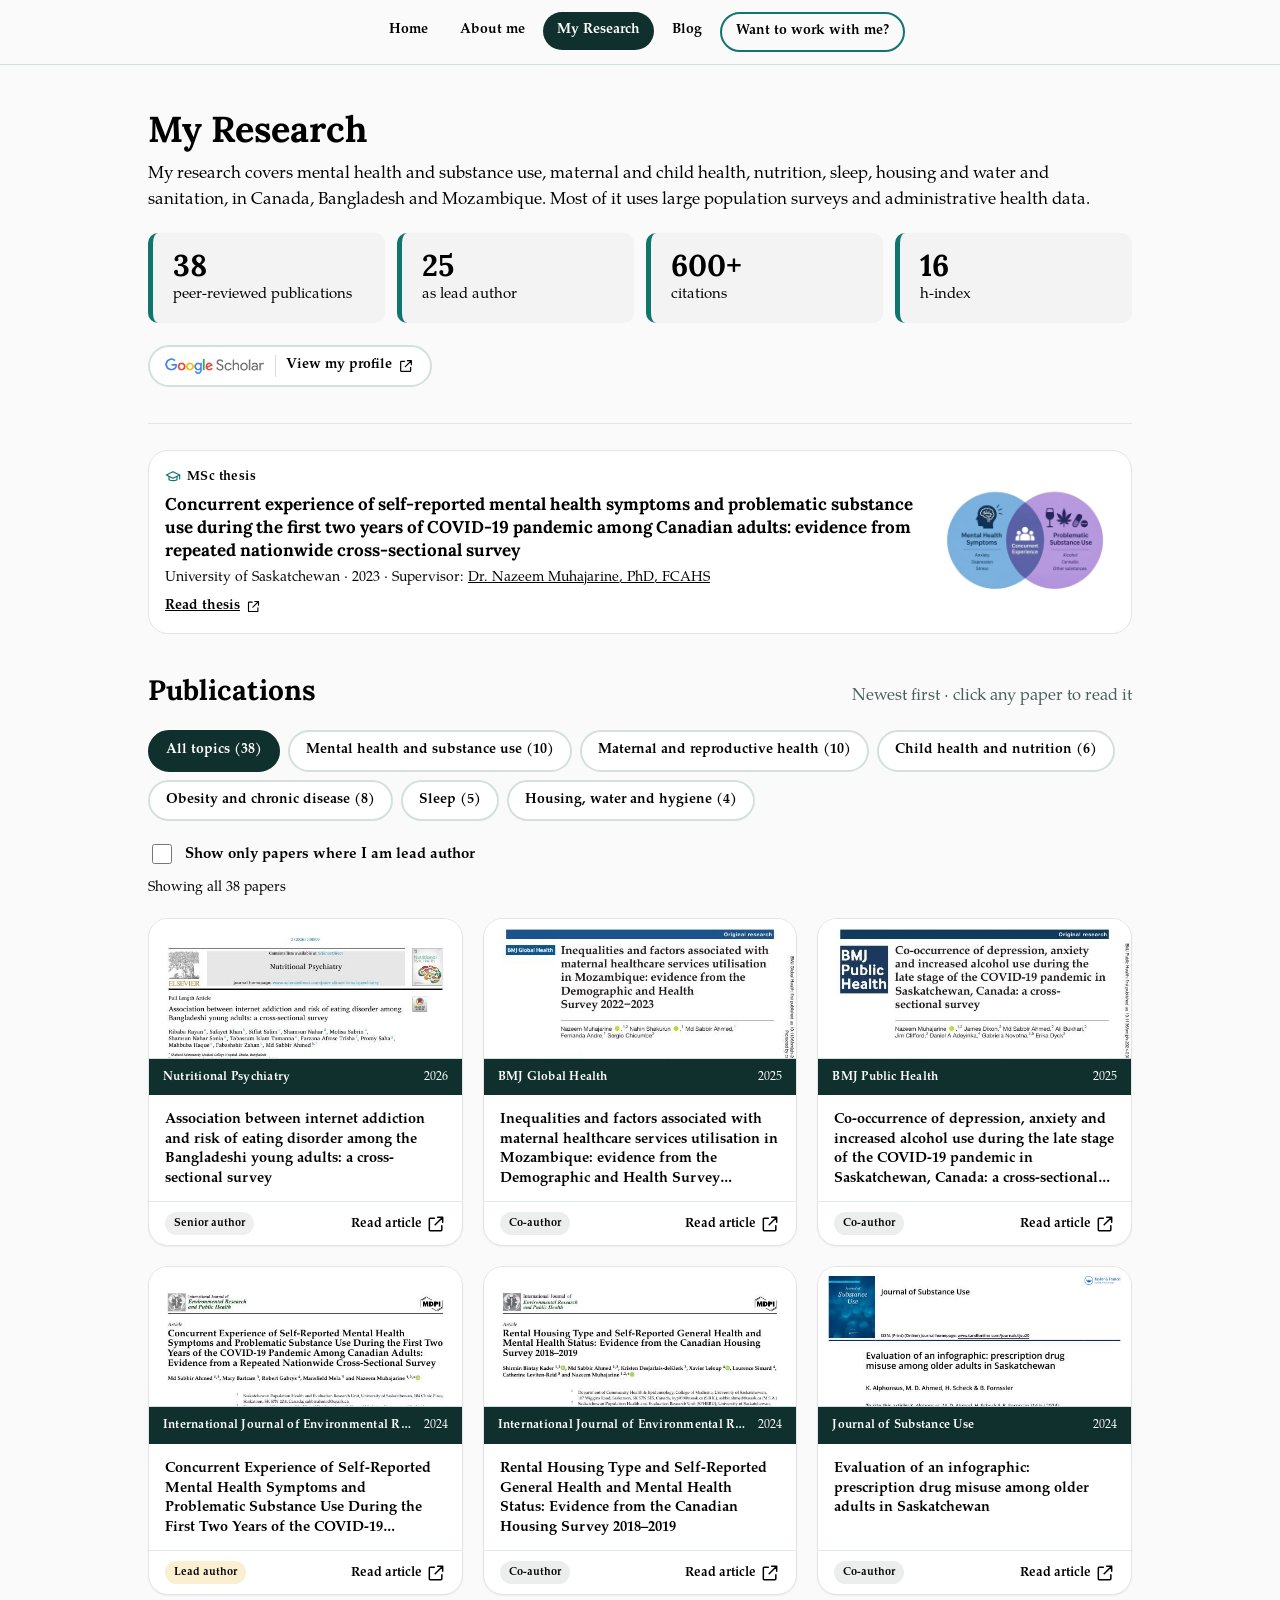
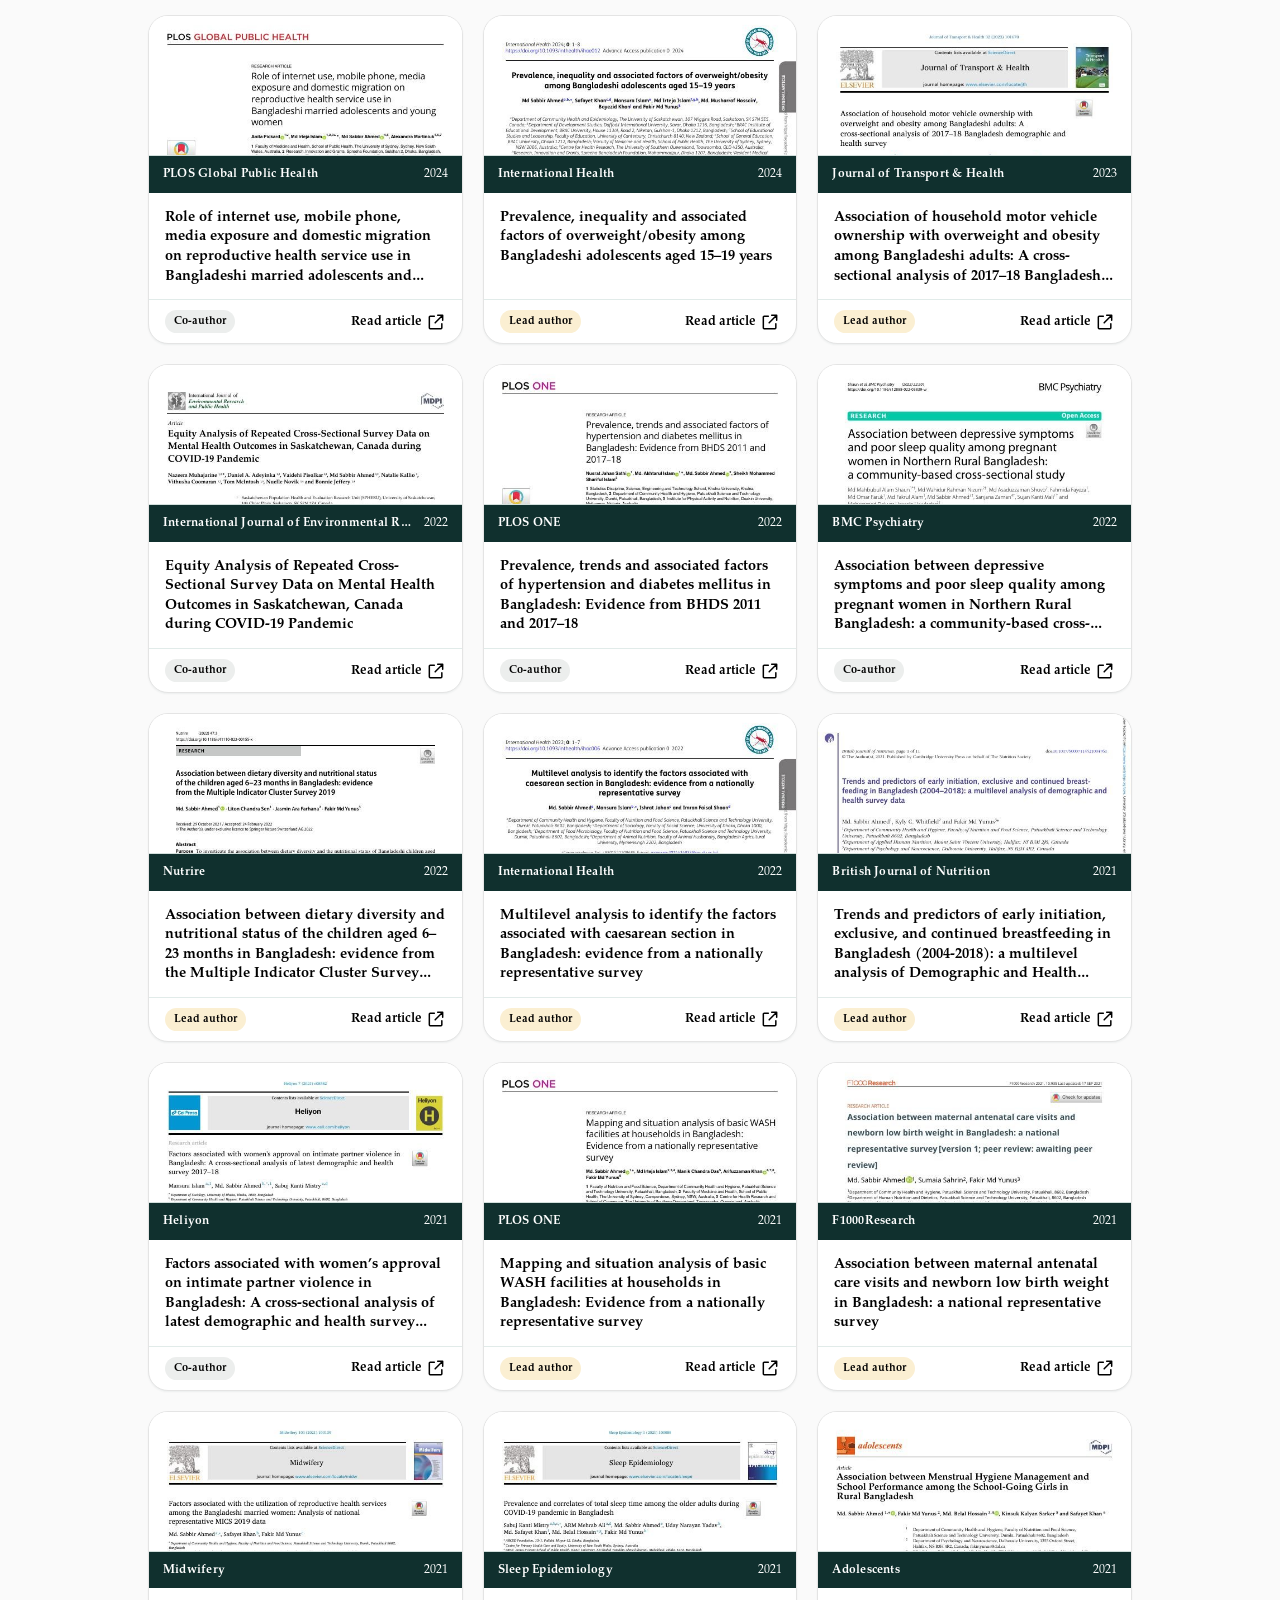
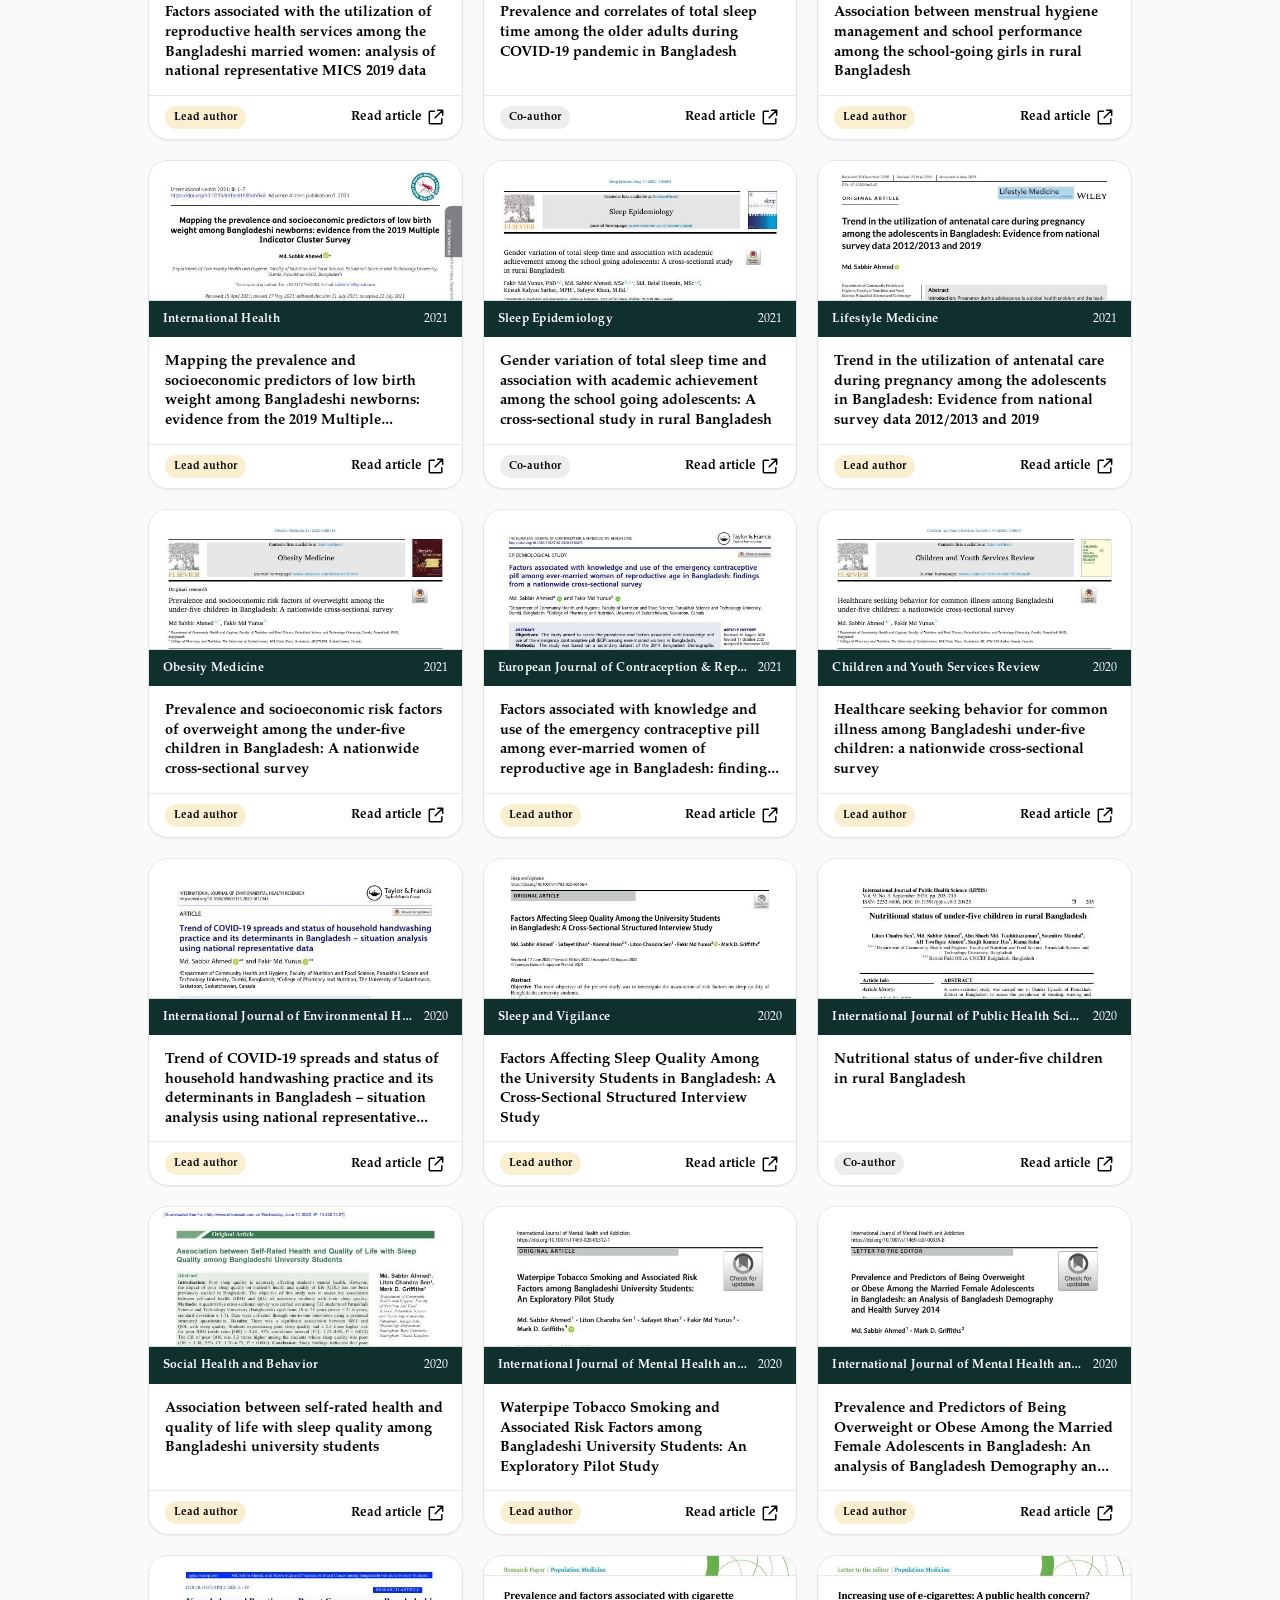
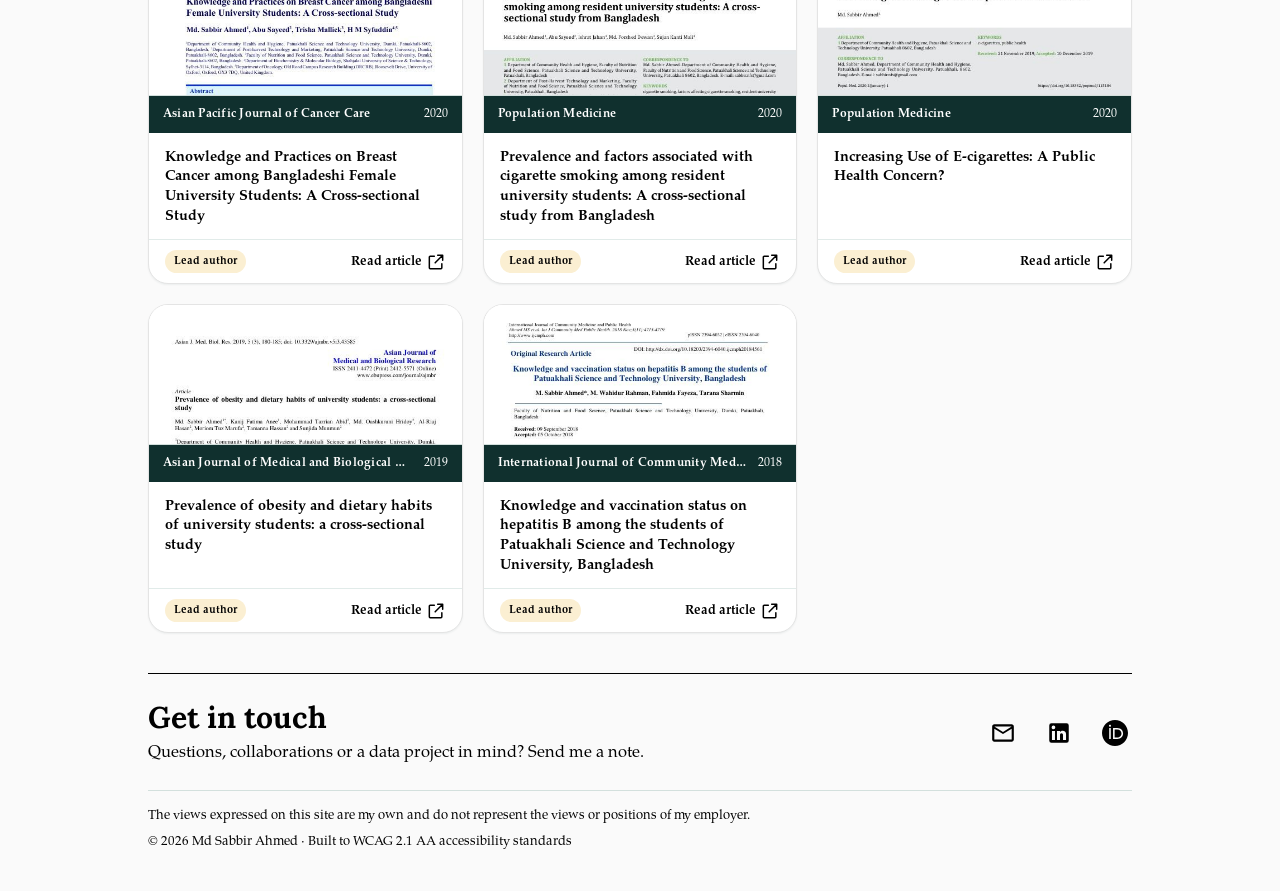
<file: research.html>
<!doctype html>
<html lang="en">
<head>
<meta charset="utf-8">
<meta name="viewport" content="width=device-width, initial-scale=1">
<title>My Research | Md Sabbir Ahmed</title>
<meta name="description" content="38 peer-reviewed publications by epidemiologist Md Sabbir Ahmed on mental health, maternal and child health, chronic disease, sleep, and water and hygiene.">
<link rel="icon" type="image/png" sizes="32x32" href="images/favicon-32.png">
<link rel="apple-touch-icon" href="images/apple-touch-icon.png">
<meta property="og:type" content="website">
<meta property="og:site_name" content="Md Sabbir Ahmed">
<meta property="og:title" content="My Research | Md Sabbir Ahmed">
<meta property="og:description" content="38 peer-reviewed publications by epidemiologist Md Sabbir Ahmed on mental health, maternal and child health, chronic disease, sleep, and water and hygiene.">
<meta property="og:image" content="https://episabbir.ca/images/og-card.png">
<meta property="og:image:secure_url" content="https://episabbir.ca/images/og-card.png">
<meta property="og:image:type" content="image/png">
<meta property="og:image:width" content="1200">
<meta property="og:image:height" content="630">
<meta property="og:image:alt" content="My Research | Md Sabbir Ahmed">
<meta name="twitter:image" content="https://episabbir.ca/images/og-card.png">
<meta property="og:url" content="https://episabbir.ca/research">
<link rel="canonical" href="https://episabbir.ca/research">
<meta name="twitter:card" content="summary_large_image">
<link rel="stylesheet" href="css/style.css?v=1795556083">
</head>
<body>
<nav class="site-nav" aria-label="Main"><div class="nav-bar"><span class="nav-here">My Research</span><button class="menu-toggle" type="button" aria-expanded="false" aria-controls="main-menu"><svg class="icon" viewBox="0 0 24 24" aria-hidden="true"><path d="M4 7h16M4 12h16M4 17h16"/></svg>Menu</button></div><ul id="main-menu"><li><a href="index.html">Home</a></li><li><a href="about.html">About me</a></li><li><a href="research.html" aria-current="page">My Research</a></li><li><a href="blog.html">Blog</a></li><li><a href="work.html" class="cta">Want to work with me?</a></li></ul></nav>
<main>
<div class="wrap">
<section class="summary" aria-labelledby="res-title">
<div class="summary-text">
<h1 id="res-title">My Research</h1>
<p>My research covers mental health and substance use, maternal and child health, nutrition, sleep, housing and water and sanitation, in Canada, Bangladesh and Mozambique. Most of it uses large population surveys and administrative health data.</p>
<div class="stats">
<div class="stat"><b>38</b><span>peer-reviewed publications</span></div>
<div class="stat"><b>25</b><span>as lead author</span></div>
<div class="stat"><b>600+</b><span>citations</span></div>
<div class="stat"><b>16</b><span>h-index</span></div>
</div>
<div style="display:flex;flex-wrap:wrap;gap:12px">
<a class="scholar-btn" href="https://scholar.google.com/citations?user=Qf_XbP8AAAAJ&amp;hl=en" target="_blank" rel="noopener"><img src="images/logos/google-scholar.png" alt="Google Scholar"><span>View my profile <svg class="icon" viewBox="0 0 24 24" aria-hidden="true"><path d="M14 4h6v6M20 4l-9 9"/><path d="M19 14v5a1 1 0 0 1-1 1H5a1 1 0 0 1-1-1V6a1 1 0 0 1 1-1h5"/></svg></span></a>
</div>
</div>
</section>

<div class="thesis-card">
<a class="thesis-thumb" href="https://hdl.handle.net/10388/15001" target="_blank" rel="noopener" tabindex="-1" aria-hidden="true"><img src="images/thesis-msc.jpg?v=1795556083" alt=""></a>
<div class="thesis-body"><span class="thesis-kicker"><svg class="icon" viewBox="0 0 24 24" aria-hidden="true"><path d="m2 9 10-5 10 5-10 5z"/><path d="M6 11v5c3 2 9 2 12 0v-5M22 9v6"/></svg> MSc thesis</span>
<h3><a href="https://hdl.handle.net/10388/15001" target="_blank" rel="noopener">Concurrent experience of self-reported mental health symptoms and problematic substance use during the first two years of COVID-19 pandemic among Canadian adults: evidence from repeated nationwide cross-sectional survey</a></h3>
<p class="meta">University of Saskatchewan · 2023 · Supervisor: <a href="https://medicine.usask.ca/profiles/che/nazeem-muhajarine.php" target="_blank" rel="noopener">Dr. Nazeem Muhajarine, PhD, FCAHS</a></p>
<a class="thesis-read" href="https://hdl.handle.net/10388/15001" target="_blank" rel="noopener">Read thesis <svg class="icon" viewBox="0 0 24 24" aria-hidden="true"><path d="M14 4h6v6M20 4l-9 9"/><path d="M19 14v5a1 1 0 0 1-1 1H5a1 1 0 0 1-1-1V6a1 1 0 0 1 1-1h5"/></svg></a></div>
</div>
<section class="section" aria-labelledby="pubs-title">
<div class="row-head">
<h2 class="section-title" id="pubs-title">Publications</h2>
<span style="color:var(--muted)">Newest first · click any paper to read it</span>
</div>
<div class="filters" role="group" aria-label="Filter publications by topic"><button type="button" aria-pressed="true" data-f="all">All topics (38)</button><button type="button" aria-pressed="false" data-f="mh">Mental health and substance use (10)</button><button type="button" aria-pressed="false" data-f="mrh">Maternal and reproductive health (10)</button><button type="button" aria-pressed="false" data-f="child">Child health and nutrition (6)</button><button type="button" aria-pressed="false" data-f="ob">Obesity and chronic disease (8)</button><button type="button" aria-pressed="false" data-f="sleep">Sleep (5)</button><button type="button" aria-pressed="false" data-f="env">Housing, water and hygiene (4)</button></div>
<label class="lead-toggle"><input type="checkbox" id="leadOnly"> Show only papers where I am lead author</label>
<p class="filter-count" id="filterCount" aria-live="polite">Showing all 38 papers</p>
<div class="papers"><a class="paper" href="https://doi.org/10.1016/j.nupsyc.2026.100009" target="_blank" rel="noopener" data-lead="0" data-topics="mh">
<div class="paper-thumb"><img src="images/papers/p38.jpg" alt="First page of the article" loading="lazy"></div>
<div class="paper-top"><span class="j">Nutritional Psychiatry</span><span>2026</span></div>
<div class="paper-body">
<h3>Association between internet addiction and risk of eating disorder among the Bangladeshi young adults: a cross-sectional survey</h3>
</div>
<div class="paper-foot"><span class="lead role-senior">Senior author</span><span class="read">Read article <svg class="icon" viewBox="0 0 24 24" aria-hidden="true"><path d="M14 4h6v6M20 4l-9 9"/><path d="M19 14v5a1 1 0 0 1-1 1H5a1 1 0 0 1-1-1V6a1 1 0 0 1 1-1h5"/></svg></span></div>
</a><a class="paper" href="https://doi.org/10.1136/bmjgh-2024-018121" target="_blank" rel="noopener" data-lead="0" data-topics="mrh">
<div class="paper-thumb"><img src="images/papers/p37.jpg" alt="First page of the article" loading="lazy"></div>
<div class="paper-top"><span class="j">BMJ Global Health</span><span>2025</span></div>
<div class="paper-body">
<h3>Inequalities and factors associated with maternal healthcare services utilisation in Mozambique: evidence from the Demographic and Health Survey 2022−2023</h3>
</div>
<div class="paper-foot"><span class="lead role-co">Co-author</span><span class="read">Read article <svg class="icon" viewBox="0 0 24 24" aria-hidden="true"><path d="M14 4h6v6M20 4l-9 9"/><path d="M19 14v5a1 1 0 0 1-1 1H5a1 1 0 0 1-1-1V6a1 1 0 0 1 1-1h5"/></svg></span></div>
</a><a class="paper" href="https://doi.org/10.1136/bmjph-2024-000965" target="_blank" rel="noopener" data-lead="0" data-topics="mh">
<div class="paper-thumb"><img src="images/papers/p36.jpg" alt="First page of the article" loading="lazy"></div>
<div class="paper-top"><span class="j">BMJ Public Health</span><span>2025</span></div>
<div class="paper-body">
<h3>Co-occurrence of depression, anxiety and increased alcohol use during the late stage of the COVID-19 pandemic in Saskatchewan, Canada: a cross-sectional survey</h3>
</div>
<div class="paper-foot"><span class="lead role-co">Co-author</span><span class="read">Read article <svg class="icon" viewBox="0 0 24 24" aria-hidden="true"><path d="M14 4h6v6M20 4l-9 9"/><path d="M19 14v5a1 1 0 0 1-1 1H5a1 1 0 0 1-1-1V6a1 1 0 0 1 1-1h5"/></svg></span></div>
</a><a class="paper" href="https://doi.org/10.3390/ijerph21121644" target="_blank" rel="noopener" data-lead="1" data-topics="mh">
<div class="paper-thumb"><img src="images/papers/p35.jpg" alt="First page of the article" loading="lazy"></div>
<div class="paper-top"><span class="j">International Journal of Environmental Research and Public Health</span><span>2024</span></div>
<div class="paper-body">
<h3>Concurrent Experience of Self-Reported Mental Health Symptoms and Problematic Substance Use During the First Two Years of the COVID-19 Pandemic Among Canadian Adults: Evidence from a Repeated Nationwide Cross-Sectional Survey</h3>
</div>
<div class="paper-foot"><span class="lead role-lead">Lead author</span><span class="read">Read article <svg class="icon" viewBox="0 0 24 24" aria-hidden="true"><path d="M14 4h6v6M20 4l-9 9"/><path d="M19 14v5a1 1 0 0 1-1 1H5a1 1 0 0 1-1-1V6a1 1 0 0 1 1-1h5"/></svg></span></div>
</a><a class="paper" href="https://doi.org/10.3390/ijerph21091181" target="_blank" rel="noopener" data-lead="0" data-topics="mh env">
<div class="paper-thumb"><img src="images/papers/p34.jpg" alt="First page of the article" loading="lazy"></div>
<div class="paper-top"><span class="j">International Journal of Environmental Research and Public Health</span><span>2024</span></div>
<div class="paper-body">
<h3>Rental Housing Type and Self-Reported General Health and Mental Health Status: Evidence from the Canadian Housing Survey 2018–2019</h3>
</div>
<div class="paper-foot"><span class="lead role-co">Co-author</span><span class="read">Read article <svg class="icon" viewBox="0 0 24 24" aria-hidden="true"><path d="M14 4h6v6M20 4l-9 9"/><path d="M19 14v5a1 1 0 0 1-1 1H5a1 1 0 0 1-1-1V6a1 1 0 0 1 1-1h5"/></svg></span></div>
</a><a class="paper" href="https://doi.org/10.1080/14659891.2024.2378753" target="_blank" rel="noopener" data-lead="0" data-topics="mh">
<div class="paper-thumb"><img src="images/papers/p33.jpg" alt="First page of the article" loading="lazy"></div>
<div class="paper-top"><span class="j">Journal of Substance Use</span><span>2024</span></div>
<div class="paper-body">
<h3>Evaluation of an infographic: prescription drug misuse among older adults in Saskatchewan</h3>
</div>
<div class="paper-foot"><span class="lead role-co">Co-author</span><span class="read">Read article <svg class="icon" viewBox="0 0 24 24" aria-hidden="true"><path d="M14 4h6v6M20 4l-9 9"/><path d="M19 14v5a1 1 0 0 1-1 1H5a1 1 0 0 1-1-1V6a1 1 0 0 1 1-1h5"/></svg></span></div>
</a><a class="paper" href="https://doi.org/10.1371/journal.pgph.0002518" target="_blank" rel="noopener" data-lead="0" data-topics="mrh">
<div class="paper-thumb"><img src="images/papers/p32.jpg" alt="First page of the article" loading="lazy"></div>
<div class="paper-top"><span class="j">PLOS Global Public Health</span><span>2024</span></div>
<div class="paper-body">
<h3>Role of internet use, mobile phone, media exposure and domestic migration on reproductive health service use in Bangladeshi married adolescents and young women</h3>
</div>
<div class="paper-foot"><span class="lead role-co">Co-author</span><span class="read">Read article <svg class="icon" viewBox="0 0 24 24" aria-hidden="true"><path d="M14 4h6v6M20 4l-9 9"/><path d="M19 14v5a1 1 0 0 1-1 1H5a1 1 0 0 1-1-1V6a1 1 0 0 1 1-1h5"/></svg></span></div>
</a><a class="paper" href="https://doi.org/10.1093/inthealth/ihae012" target="_blank" rel="noopener" data-lead="1" data-topics="ob">
<div class="paper-thumb"><img src="images/papers/p31.jpg" alt="First page of the article" loading="lazy"></div>
<div class="paper-top"><span class="j">International Health</span><span>2024</span></div>
<div class="paper-body">
<h3>Prevalence, inequality and associated factors of overweight/obesity among Bangladeshi adolescents aged 15–19 years</h3>
</div>
<div class="paper-foot"><span class="lead role-lead">Lead author</span><span class="read">Read article <svg class="icon" viewBox="0 0 24 24" aria-hidden="true"><path d="M14 4h6v6M20 4l-9 9"/><path d="M19 14v5a1 1 0 0 1-1 1H5a1 1 0 0 1-1-1V6a1 1 0 0 1 1-1h5"/></svg></span></div>
</a><a class="paper" href="https://doi.org/10.1016/j.jth.2023.101670" target="_blank" rel="noopener" data-lead="1" data-topics="ob">
<div class="paper-thumb"><img src="images/papers/p30.jpg" alt="First page of the article" loading="lazy"></div>
<div class="paper-top"><span class="j">Journal of Transport &amp; Health</span><span>2023</span></div>
<div class="paper-body">
<h3>Association of household motor vehicle ownership with overweight and obesity among Bangladeshi adults: A cross-sectional analysis of 2017–18 Bangladesh demographic and health survey</h3>
</div>
<div class="paper-foot"><span class="lead role-lead">Lead author</span><span class="read">Read article <svg class="icon" viewBox="0 0 24 24" aria-hidden="true"><path d="M14 4h6v6M20 4l-9 9"/><path d="M19 14v5a1 1 0 0 1-1 1H5a1 1 0 0 1-1-1V6a1 1 0 0 1 1-1h5"/></svg></span></div>
</a><a class="paper" href="https://doi.org/10.3390/ijerph192113808" target="_blank" rel="noopener" data-lead="0" data-topics="mh">
<div class="paper-thumb"><img src="images/papers/p29.jpg" alt="First page of the article" loading="lazy"></div>
<div class="paper-top"><span class="j">International Journal of Environmental Research and Public Health</span><span>2022</span></div>
<div class="paper-body">
<h3>Equity Analysis of Repeated Cross-Sectional Survey Data on Mental Health Outcomes in Saskatchewan, Canada during COVID-19 Pandemic</h3>
</div>
<div class="paper-foot"><span class="lead role-co">Co-author</span><span class="read">Read article <svg class="icon" viewBox="0 0 24 24" aria-hidden="true"><path d="M14 4h6v6M20 4l-9 9"/><path d="M19 14v5a1 1 0 0 1-1 1H5a1 1 0 0 1-1-1V6a1 1 0 0 1 1-1h5"/></svg></span></div>
</a><a class="paper" href="https://doi.org/10.1371/journal.pone.0267243" target="_blank" rel="noopener" data-lead="0" data-topics="ob">
<div class="paper-thumb"><img src="images/papers/p28.jpg" alt="First page of the article" loading="lazy"></div>
<div class="paper-top"><span class="j">PLOS ONE</span><span>2022</span></div>
<div class="paper-body">
<h3>Prevalence, trends and associated factors of hypertension and diabetes mellitus in Bangladesh: Evidence from BHDS 2011 and 2017–18</h3>
</div>
<div class="paper-foot"><span class="lead role-co">Co-author</span><span class="read">Read article <svg class="icon" viewBox="0 0 24 24" aria-hidden="true"><path d="M14 4h6v6M20 4l-9 9"/><path d="M19 14v5a1 1 0 0 1-1 1H5a1 1 0 0 1-1-1V6a1 1 0 0 1 1-1h5"/></svg></span></div>
</a><a class="paper" href="https://doi.org/10.1186/s12888-022-03839-w" target="_blank" rel="noopener" data-lead="0" data-topics="sleep mh mrh">
<div class="paper-thumb"><img src="images/papers/p27.jpg" alt="First page of the article" loading="lazy"></div>
<div class="paper-top"><span class="j">BMC Psychiatry</span><span>2022</span></div>
<div class="paper-body">
<h3>Association between depressive symptoms and poor sleep quality among pregnant women in Northern Rural Bangladesh: a community-based cross-sectional study</h3>
</div>
<div class="paper-foot"><span class="lead role-co">Co-author</span><span class="read">Read article <svg class="icon" viewBox="0 0 24 24" aria-hidden="true"><path d="M14 4h6v6M20 4l-9 9"/><path d="M19 14v5a1 1 0 0 1-1 1H5a1 1 0 0 1-1-1V6a1 1 0 0 1 1-1h5"/></svg></span></div>
</a><a class="paper" href="https://doi.org/10.1186/s41110-022-00155-x" target="_blank" rel="noopener" data-lead="1" data-topics="child">
<div class="paper-thumb"><img src="images/papers/p26.jpg" alt="First page of the article" loading="lazy"></div>
<div class="paper-top"><span class="j">Nutrire</span><span>2022</span></div>
<div class="paper-body">
<h3>Association between dietary diversity and nutritional status of the children aged 6–23 months in Bangladesh: evidence from the Multiple Indicator Cluster Survey 2019</h3>
</div>
<div class="paper-foot"><span class="lead role-lead">Lead author</span><span class="read">Read article <svg class="icon" viewBox="0 0 24 24" aria-hidden="true"><path d="M14 4h6v6M20 4l-9 9"/><path d="M19 14v5a1 1 0 0 1-1 1H5a1 1 0 0 1-1-1V6a1 1 0 0 1 1-1h5"/></svg></span></div>
</a><a class="paper" href="https://doi.org/10.1093/inthealth/ihac006" target="_blank" rel="noopener" data-lead="1" data-topics="mrh">
<div class="paper-thumb"><img src="images/papers/p25.jpg" alt="First page of the article" loading="lazy"></div>
<div class="paper-top"><span class="j">International Health</span><span>2022</span></div>
<div class="paper-body">
<h3>Multilevel analysis to identify the factors associated with caesarean section in Bangladesh: evidence from a nationally representative survey</h3>
</div>
<div class="paper-foot"><span class="lead role-lead">Lead author</span><span class="read">Read article <svg class="icon" viewBox="0 0 24 24" aria-hidden="true"><path d="M14 4h6v6M20 4l-9 9"/><path d="M19 14v5a1 1 0 0 1-1 1H5a1 1 0 0 1-1-1V6a1 1 0 0 1 1-1h5"/></svg></span></div>
</a><a class="paper" href="https://doi.org/10.1017/S0007114521004761" target="_blank" rel="noopener" data-lead="1" data-topics="child mrh">
<div class="paper-thumb"><img src="images/papers/p24.jpg" alt="First page of the article" loading="lazy"></div>
<div class="paper-top"><span class="j">British Journal of Nutrition</span><span>2021</span></div>
<div class="paper-body">
<h3>Trends and predictors of early initiation, exclusive, and continued breastfeeding in Bangladesh (2004-2018): a multilevel analysis of Demographic and Health Survey data</h3>
</div>
<div class="paper-foot"><span class="lead role-lead">Lead author</span><span class="read">Read article <svg class="icon" viewBox="0 0 24 24" aria-hidden="true"><path d="M14 4h6v6M20 4l-9 9"/><path d="M19 14v5a1 1 0 0 1-1 1H5a1 1 0 0 1-1-1V6a1 1 0 0 1 1-1h5"/></svg></span></div>
</a><a class="paper" href="https://doi.org/10.1016/j.heliyon.2021.e08582" target="_blank" rel="noopener" data-lead="0" data-topics="mrh">
<div class="paper-thumb"><img src="images/papers/p23.jpg" alt="First page of the article" loading="lazy"></div>
<div class="paper-top"><span class="j">Heliyon</span><span>2021</span></div>
<div class="paper-body">
<h3>Factors associated with women’s approval on intimate partner violence in Bangladesh: A cross-sectional analysis of latest demographic and health survey 2017–18</h3>
</div>
<div class="paper-foot"><span class="lead role-co">Co-author</span><span class="read">Read article <svg class="icon" viewBox="0 0 24 24" aria-hidden="true"><path d="M14 4h6v6M20 4l-9 9"/><path d="M19 14v5a1 1 0 0 1-1 1H5a1 1 0 0 1-1-1V6a1 1 0 0 1 1-1h5"/></svg></span></div>
</a><a class="paper" href="https://doi.org/10.1371/journal.pone.0259635" target="_blank" rel="noopener" data-lead="1" data-topics="env">
<div class="paper-thumb"><img src="images/papers/p22.jpg" alt="First page of the article" loading="lazy"></div>
<div class="paper-top"><span class="j">PLOS ONE</span><span>2021</span></div>
<div class="paper-body">
<h3>Mapping and situation analysis of basic WASH facilities at households in Bangladesh: Evidence from a nationally representative survey</h3>
</div>
<div class="paper-foot"><span class="lead role-lead">Lead author</span><span class="read">Read article <svg class="icon" viewBox="0 0 24 24" aria-hidden="true"><path d="M14 4h6v6M20 4l-9 9"/><path d="M19 14v5a1 1 0 0 1-1 1H5a1 1 0 0 1-1-1V6a1 1 0 0 1 1-1h5"/></svg></span></div>
</a><a class="paper" href="https://doi.org/10.12688/f1000research.54361.1" target="_blank" rel="noopener" data-lead="1" data-topics="mrh">
<div class="paper-thumb"><img src="images/papers/p21.jpg" alt="First page of the article" loading="lazy"></div>
<div class="paper-top"><span class="j">F1000Research</span><span>2021</span></div>
<div class="paper-body">
<h3>Association between maternal antenatal care visits and newborn low birth weight in Bangladesh: a national representative survey</h3>
</div>
<div class="paper-foot"><span class="lead role-lead">Lead author</span><span class="read">Read article <svg class="icon" viewBox="0 0 24 24" aria-hidden="true"><path d="M14 4h6v6M20 4l-9 9"/><path d="M19 14v5a1 1 0 0 1-1 1H5a1 1 0 0 1-1-1V6a1 1 0 0 1 1-1h5"/></svg></span></div>
</a><a class="paper" href="https://doi.org/10.1016/j.midw.2021.103139" target="_blank" rel="noopener" data-lead="1" data-topics="mrh">
<div class="paper-thumb"><img src="images/papers/p20.jpg" alt="First page of the article" loading="lazy"></div>
<div class="paper-top"><span class="j">Midwifery</span><span>2021</span></div>
<div class="paper-body">
<h3>Factors associated with the utilization of reproductive health services among the Bangladeshi married women: analysis of national representative MICS 2019 data</h3>
</div>
<div class="paper-foot"><span class="lead role-lead">Lead author</span><span class="read">Read article <svg class="icon" viewBox="0 0 24 24" aria-hidden="true"><path d="M14 4h6v6M20 4l-9 9"/><path d="M19 14v5a1 1 0 0 1-1 1H5a1 1 0 0 1-1-1V6a1 1 0 0 1 1-1h5"/></svg></span></div>
</a><a class="paper" href="https://doi.org/10.1016/j.sleepe.2021.100008" target="_blank" rel="noopener" data-lead="0" data-topics="sleep">
<div class="paper-thumb"><img src="images/papers/p19.jpg" alt="First page of the article" loading="lazy"></div>
<div class="paper-top"><span class="j">Sleep Epidemiology</span><span>2021</span></div>
<div class="paper-body">
<h3>Prevalence and correlates of total sleep time among the older adults during COVID-19 pandemic in Bangladesh</h3>
</div>
<div class="paper-foot"><span class="lead role-co">Co-author</span><span class="read">Read article <svg class="icon" viewBox="0 0 24 24" aria-hidden="true"><path d="M14 4h6v6M20 4l-9 9"/><path d="M19 14v5a1 1 0 0 1-1 1H5a1 1 0 0 1-1-1V6a1 1 0 0 1 1-1h5"/></svg></span></div>
</a><a class="paper" href="https://doi.org/10.3390/adolescents1030025" target="_blank" rel="noopener" data-lead="1" data-topics="env">
<div class="paper-thumb"><img src="images/papers/p18.jpg" alt="First page of the article" loading="lazy"></div>
<div class="paper-top"><span class="j">Adolescents</span><span>2021</span></div>
<div class="paper-body">
<h3>Association between menstrual hygiene management and school performance among the school-going girls in rural Bangladesh</h3>
</div>
<div class="paper-foot"><span class="lead role-lead">Lead author</span><span class="read">Read article <svg class="icon" viewBox="0 0 24 24" aria-hidden="true"><path d="M14 4h6v6M20 4l-9 9"/><path d="M19 14v5a1 1 0 0 1-1 1H5a1 1 0 0 1-1-1V6a1 1 0 0 1 1-1h5"/></svg></span></div>
</a><a class="paper" href="https://doi.org/10.1093/inthealth/ihab048" target="_blank" rel="noopener" data-lead="1" data-topics="child">
<div class="paper-thumb"><img src="images/papers/p17.jpg" alt="First page of the article" loading="lazy"></div>
<div class="paper-top"><span class="j">International Health</span><span>2021</span></div>
<div class="paper-body">
<h3>Mapping the prevalence and socioeconomic predictors of low birth weight among Bangladeshi newborns: evidence from the 2019 Multiple Indicator Cluster Survey</h3>
</div>
<div class="paper-foot"><span class="lead role-lead">Lead author</span><span class="read">Read article <svg class="icon" viewBox="0 0 24 24" aria-hidden="true"><path d="M14 4h6v6M20 4l-9 9"/><path d="M19 14v5a1 1 0 0 1-1 1H5a1 1 0 0 1-1-1V6a1 1 0 0 1 1-1h5"/></svg></span></div>
</a><a class="paper" href="https://doi.org/10.1016/j.sleepe.2021.100001" target="_blank" rel="noopener" data-lead="0" data-topics="sleep">
<div class="paper-thumb"><img src="images/papers/p16.jpg" alt="First page of the article" loading="lazy"></div>
<div class="paper-top"><span class="j">Sleep Epidemiology</span><span>2021</span></div>
<div class="paper-body">
<h3>Gender variation of total sleep time and association with academic achievement among the school going adolescents: A cross-sectional study in rural Bangladesh</h3>
</div>
<div class="paper-foot"><span class="lead role-co">Co-author</span><span class="read">Read article <svg class="icon" viewBox="0 0 24 24" aria-hidden="true"><path d="M14 4h6v6M20 4l-9 9"/><path d="M19 14v5a1 1 0 0 1-1 1H5a1 1 0 0 1-1-1V6a1 1 0 0 1 1-1h5"/></svg></span></div>
</a><a class="paper" href="https://doi.org/10.1002/lim2.42" target="_blank" rel="noopener" data-lead="1" data-topics="mrh">
<div class="paper-thumb"><img src="images/papers/p15.jpg" alt="First page of the article" loading="lazy"></div>
<div class="paper-top"><span class="j">Lifestyle Medicine</span><span>2021</span></div>
<div class="paper-body">
<h3>Trend in the utilization of antenatal care during pregnancy among the adolescents in Bangladesh: Evidence from national survey data 2012/2013 and 2019</h3>
</div>
<div class="paper-foot"><span class="lead role-lead">Lead author</span><span class="read">Read article <svg class="icon" viewBox="0 0 24 24" aria-hidden="true"><path d="M14 4h6v6M20 4l-9 9"/><path d="M19 14v5a1 1 0 0 1-1 1H5a1 1 0 0 1-1-1V6a1 1 0 0 1 1-1h5"/></svg></span></div>
</a><a class="paper" href="https://doi.org/10.1016/j.obmed.2020.100315" target="_blank" rel="noopener" data-lead="1" data-topics="child ob">
<div class="paper-thumb"><img src="images/papers/p14.jpg" alt="First page of the article" loading="lazy"></div>
<div class="paper-top"><span class="j">Obesity Medicine</span><span>2021</span></div>
<div class="paper-body">
<h3>Prevalence and socioeconomic risk factors of overweight among the under-five children in Bangladesh: A nationwide cross-sectional survey</h3>
</div>
<div class="paper-foot"><span class="lead role-lead">Lead author</span><span class="read">Read article <svg class="icon" viewBox="0 0 24 24" aria-hidden="true"><path d="M14 4h6v6M20 4l-9 9"/><path d="M19 14v5a1 1 0 0 1-1 1H5a1 1 0 0 1-1-1V6a1 1 0 0 1 1-1h5"/></svg></span></div>
</a><a class="paper" href="https://doi.org/10.1080/13625187.2020.1850675" target="_blank" rel="noopener" data-lead="1" data-topics="mrh">
<div class="paper-thumb"><img src="images/papers/p13.jpg" alt="First page of the article" loading="lazy"></div>
<div class="paper-top"><span class="j">European Journal of Contraception &amp; Reproductive Health Care</span><span>2021</span></div>
<div class="paper-body">
<h3>Factors associated with knowledge and use of the emergency contraceptive pill among ever-married women of reproductive age in Bangladesh: findings from a nationwide cross-sectional survey</h3>
</div>
<div class="paper-foot"><span class="lead role-lead">Lead author</span><span class="read">Read article <svg class="icon" viewBox="0 0 24 24" aria-hidden="true"><path d="M14 4h6v6M20 4l-9 9"/><path d="M19 14v5a1 1 0 0 1-1 1H5a1 1 0 0 1-1-1V6a1 1 0 0 1 1-1h5"/></svg></span></div>
</a><a class="paper" href="https://doi.org/10.1016/j.childyouth.2020.105644" target="_blank" rel="noopener" data-lead="1" data-topics="child">
<div class="paper-thumb"><img src="images/papers/p12.jpg" alt="First page of the article" loading="lazy"></div>
<div class="paper-top"><span class="j">Children and Youth Services Review</span><span>2020</span></div>
<div class="paper-body">
<h3>Healthcare seeking behavior for common illness among Bangladeshi under-five children: a nationwide cross-sectional survey</h3>
</div>
<div class="paper-foot"><span class="lead role-lead">Lead author</span><span class="read">Read article <svg class="icon" viewBox="0 0 24 24" aria-hidden="true"><path d="M14 4h6v6M20 4l-9 9"/><path d="M19 14v5a1 1 0 0 1-1 1H5a1 1 0 0 1-1-1V6a1 1 0 0 1 1-1h5"/></svg></span></div>
</a><a class="paper" href="https://doi.org/10.1080/09603123.2020.1817343" target="_blank" rel="noopener" data-lead="1" data-topics="env">
<div class="paper-thumb"><img src="images/papers/p11.jpg" alt="First page of the article" loading="lazy"></div>
<div class="paper-top"><span class="j">International Journal of Environmental Health Research</span><span>2020</span></div>
<div class="paper-body">
<h3>Trend of COVID-19 spreads and status of household handwashing practice and its determinants in Bangladesh – situation analysis using national representative data</h3>
</div>
<div class="paper-foot"><span class="lead role-lead">Lead author</span><span class="read">Read article <svg class="icon" viewBox="0 0 24 24" aria-hidden="true"><path d="M14 4h6v6M20 4l-9 9"/><path d="M19 14v5a1 1 0 0 1-1 1H5a1 1 0 0 1-1-1V6a1 1 0 0 1 1-1h5"/></svg></span></div>
</a><a class="paper" href="https://doi.org/10.1007/s41782-020-00106-4" target="_blank" rel="noopener" data-lead="1" data-topics="sleep">
<div class="paper-thumb"><img src="images/papers/p10.jpg" alt="First page of the article" loading="lazy"></div>
<div class="paper-top"><span class="j">Sleep and Vigilance</span><span>2020</span></div>
<div class="paper-body">
<h3>Factors Affecting Sleep Quality Among the University Students in Bangladesh: A Cross-Sectional Structured Interview Study</h3>
</div>
<div class="paper-foot"><span class="lead role-lead">Lead author</span><span class="read">Read article <svg class="icon" viewBox="0 0 24 24" aria-hidden="true"><path d="M14 4h6v6M20 4l-9 9"/><path d="M19 14v5a1 1 0 0 1-1 1H5a1 1 0 0 1-1-1V6a1 1 0 0 1 1-1h5"/></svg></span></div>
</a><a class="paper" href="https://doi.org/10.11591/ijphs.v9i3.20425" target="_blank" rel="noopener" data-lead="0" data-topics="child">
<div class="paper-thumb"><img src="images/papers/p09.jpg" alt="First page of the article" loading="lazy"></div>
<div class="paper-top"><span class="j">International Journal of Public Health Science</span><span>2020</span></div>
<div class="paper-body">
<h3>Nutritional status of under-five children in rural Bangladesh</h3>
</div>
<div class="paper-foot"><span class="lead role-co">Co-author</span><span class="read">Read article <svg class="icon" viewBox="0 0 24 24" aria-hidden="true"><path d="M14 4h6v6M20 4l-9 9"/><path d="M19 14v5a1 1 0 0 1-1 1H5a1 1 0 0 1-1-1V6a1 1 0 0 1 1-1h5"/></svg></span></div>
</a><a class="paper" href="https://doi.org/10.4103/SHB.SHB_15_20" target="_blank" rel="noopener" data-lead="1" data-topics="sleep">
<div class="paper-thumb"><img src="images/papers/p08.jpg" alt="First page of the article" loading="lazy"></div>
<div class="paper-top"><span class="j">Social Health and Behavior</span><span>2020</span></div>
<div class="paper-body">
<h3>Association between self-rated health and quality of life with sleep quality among Bangladeshi university students</h3>
</div>
<div class="paper-foot"><span class="lead role-lead">Lead author</span><span class="read">Read article <svg class="icon" viewBox="0 0 24 24" aria-hidden="true"><path d="M14 4h6v6M20 4l-9 9"/><path d="M19 14v5a1 1 0 0 1-1 1H5a1 1 0 0 1-1-1V6a1 1 0 0 1 1-1h5"/></svg></span></div>
</a><a class="paper" href="https://doi.org/10.1007/s11469-020-00312-1" target="_blank" rel="noopener" data-lead="1" data-topics="mh">
<div class="paper-thumb"><img src="images/papers/p07.jpg" alt="First page of the article" loading="lazy"></div>
<div class="paper-top"><span class="j">International Journal of Mental Health and Addiction</span><span>2020</span></div>
<div class="paper-body">
<h3>Waterpipe Tobacco Smoking and Associated Risk Factors among Bangladeshi University Students: An Exploratory Pilot Study</h3>
</div>
<div class="paper-foot"><span class="lead role-lead">Lead author</span><span class="read">Read article <svg class="icon" viewBox="0 0 24 24" aria-hidden="true"><path d="M14 4h6v6M20 4l-9 9"/><path d="M19 14v5a1 1 0 0 1-1 1H5a1 1 0 0 1-1-1V6a1 1 0 0 1 1-1h5"/></svg></span></div>
</a><a class="paper" href="https://doi.org/10.1007/s11469-020-00335-8" target="_blank" rel="noopener" data-lead="1" data-topics="ob">
<div class="paper-thumb"><img src="images/papers/p06.jpg" alt="First page of the article" loading="lazy"></div>
<div class="paper-top"><span class="j">International Journal of Mental Health and Addiction</span><span>2020</span></div>
<div class="paper-body">
<h3>Prevalence and Predictors of Being Overweight or Obese Among the Married Female Adolescents in Bangladesh: An analysis of Bangladesh Demography and Health Survey 2014</h3>
</div>
<div class="paper-foot"><span class="lead role-lead">Lead author</span><span class="read">Read article <svg class="icon" viewBox="0 0 24 24" aria-hidden="true"><path d="M14 4h6v6M20 4l-9 9"/><path d="M19 14v5a1 1 0 0 1-1 1H5a1 1 0 0 1-1-1V6a1 1 0 0 1 1-1h5"/></svg></span></div>
</a><a class="paper" href="https://doi.org/10.31557/apjcc.2020.5.1.19-25" target="_blank" rel="noopener" data-lead="1" data-topics="ob">
<div class="paper-thumb"><img src="images/papers/p05.jpg" alt="First page of the article" loading="lazy"></div>
<div class="paper-top"><span class="j">Asian Pacific Journal of Cancer Care</span><span>2020</span></div>
<div class="paper-body">
<h3>Knowledge and Practices on Breast Cancer among Bangladeshi Female University Students: A Cross-sectional Study</h3>
</div>
<div class="paper-foot"><span class="lead role-lead">Lead author</span><span class="read">Read article <svg class="icon" viewBox="0 0 24 24" aria-hidden="true"><path d="M14 4h6v6M20 4l-9 9"/><path d="M19 14v5a1 1 0 0 1-1 1H5a1 1 0 0 1-1-1V6a1 1 0 0 1 1-1h5"/></svg></span></div>
</a><a class="paper" href="https://doi.org/10.18332/popmed/118250" target="_blank" rel="noopener" data-lead="1" data-topics="mh">
<div class="paper-thumb"><img src="images/papers/p04.jpg" alt="First page of the article" loading="lazy"></div>
<div class="paper-top"><span class="j">Population Medicine</span><span>2020</span></div>
<div class="paper-body">
<h3>Prevalence and factors associated with cigarette smoking among resident university students: A cross-sectional study from Bangladesh</h3>
</div>
<div class="paper-foot"><span class="lead role-lead">Lead author</span><span class="read">Read article <svg class="icon" viewBox="0 0 24 24" aria-hidden="true"><path d="M14 4h6v6M20 4l-9 9"/><path d="M19 14v5a1 1 0 0 1-1 1H5a1 1 0 0 1-1-1V6a1 1 0 0 1 1-1h5"/></svg></span></div>
</a><a class="paper" href="https://doi.org/10.18332/popmed/115184" target="_blank" rel="noopener" data-lead="1" data-topics="mh">
<div class="paper-thumb"><img src="images/papers/p03.jpg" alt="First page of the article" loading="lazy"></div>
<div class="paper-top"><span class="j">Population Medicine</span><span>2020</span></div>
<div class="paper-body">
<h3>Increasing Use of E-cigarettes: A Public Health Concern?</h3>
</div>
<div class="paper-foot"><span class="lead role-lead">Lead author</span><span class="read">Read article <svg class="icon" viewBox="0 0 24 24" aria-hidden="true"><path d="M14 4h6v6M20 4l-9 9"/><path d="M19 14v5a1 1 0 0 1-1 1H5a1 1 0 0 1-1-1V6a1 1 0 0 1 1-1h5"/></svg></span></div>
</a><a class="paper" href="https://doi.org/10.3329/ajmbr.v5i3.43585" target="_blank" rel="noopener" data-lead="1" data-topics="ob">
<div class="paper-thumb"><img src="images/papers/p02.jpg" alt="First page of the article" loading="lazy"></div>
<div class="paper-top"><span class="j">Asian Journal of Medical and Biological Research</span><span>2019</span></div>
<div class="paper-body">
<h3>Prevalence of obesity and dietary habits of university students: a cross-sectional study</h3>
</div>
<div class="paper-foot"><span class="lead role-lead">Lead author</span><span class="read">Read article <svg class="icon" viewBox="0 0 24 24" aria-hidden="true"><path d="M14 4h6v6M20 4l-9 9"/><path d="M19 14v5a1 1 0 0 1-1 1H5a1 1 0 0 1-1-1V6a1 1 0 0 1 1-1h5"/></svg></span></div>
</a><a class="paper" href="https://doi.org/10.18203/2394-6040.ijcmph20184561" target="_blank" rel="noopener" data-lead="1" data-topics="ob">
<div class="paper-thumb"><img src="images/papers/p01.jpg" alt="First page of the article" loading="lazy"></div>
<div class="paper-top"><span class="j">International Journal of Community Medicine and Public Health</span><span>2018</span></div>
<div class="paper-body">
<h3>Knowledge and vaccination status on hepatitis B among the students of Patuakhali Science and Technology University, Bangladesh</h3>
</div>
<div class="paper-foot"><span class="lead role-lead">Lead author</span><span class="read">Read article <svg class="icon" viewBox="0 0 24 24" aria-hidden="true"><path d="M14 4h6v6M20 4l-9 9"/><path d="M19 14v5a1 1 0 0 1-1 1H5a1 1 0 0 1-1-1V6a1 1 0 0 1 1-1h5"/></svg></span></div>
</a></div>
</section>
</div>
</main>
<footer class="contact" id="contact">
<div class="wrap">
<div>
<h2>Get in touch</h2>
<p>Questions, collaborations or a data project in mind? Send me a note.</p>
</div>
<div class="contact-links">
<a class="icon-only ic-mail" href="mailto:sabbir.epidemiologist@gmail.com" aria-label="Email me: sabbir.epidemiologist@gmail.com" title="sabbir.epidemiologist@gmail.com"><svg class="brand-ic" viewBox="0 0 24 24" fill="currentColor" aria-hidden="true"><path d="M22 6c0-1.1-.9-2-2-2H4c-1.1 0-2 .9-2 2v12c0 1.1.9 2 2 2h16c1.1 0 2-.9 2-2zm-2 0-8 5-8-5zm0 12H4V8l8 5 8-5z"/></svg></a>
<a class="icon-only ic-linkedin" href="https://www.linkedin.com/in/sabbirepidemiologist/" aria-label="LinkedIn profile" title="LinkedIn" target="_blank" rel="noopener"><svg class="brand-ic" viewBox="0 0 24 24" fill="currentColor" aria-hidden="true"><path d="M19 3a2 2 0 0 1 2 2v14a2 2 0 0 1-2 2H5a2 2 0 0 1-2-2V5a2 2 0 0 1 2-2zm-.5 15.5v-5.3a3.26 3.26 0 0 0-3.26-3.26c-.85 0-1.84.52-2.32 1.3v-1.11h-2.79v8.37h2.79v-4.93c0-.77.62-1.4 1.39-1.4a1.4 1.4 0 0 1 1.4 1.4v4.93zM6.88 8.56a1.68 1.68 0 0 0 1.68-1.68c0-.93-.75-1.69-1.68-1.69a1.69 1.69 0 0 0-1.69 1.69c0 .93.76 1.68 1.69 1.68m1.39 9.94v-8.37H5.5v8.37z"/></svg></a>
<a class="icon-only ic-orcid" href="https://orcid.org/0000-0002-7663-2181" aria-label="ORCID profile" title="ORCID" target="_blank" rel="noopener"><svg class="brand-ic" viewBox="0 0 24 24" fill="currentColor" aria-hidden="true"><path d="M12 0C5.372 0 0 5.372 0 12s5.372 12 12 12 12-5.372 12-12S18.628 0 12 0M7.369 4.378c.525 0 .947.431.947.947s-.422.947-.947.947a.95.95 0 0 1-.947-.947c0-.525.422-.947.947-.947m-.722 3.038h1.444v10.041H6.647zm3.562 0h3.9c3.712 0 5.344 2.653 5.344 5.025 0 2.578-2.016 5.025-5.325 5.025h-3.919zm1.444 1.303v7.444h2.297c3.272 0 4.022-2.484 4.022-3.722 0-2.016-1.284-3.722-4.097-3.722z"/></svg></a>
</div>
<div class="small-print footnotes">
<p>The views expressed on this site are my own and do not represent the views or positions of my employer.</p>
<p>© 2026 Md Sabbir Ahmed · Built to WCAG 2.1 AA accessibility standards</p>
</div>
</div>
</footer>
<script>
(function(){
  var btns=document.querySelectorAll('.filters button'), lead=document.getElementById('leadOnly'),
      out=document.getElementById('filterCount'), topic='all';
  function apply(){
    var n=0;
    document.querySelectorAll('.paper').forEach(function(p){
      var ok=(topic==='all'||p.dataset.topics.split(' ').indexOf(topic)>-1)&&(!lead.checked||p.dataset.lead==='1');
      p.style.display=ok?'':'none'; if(ok)n++;
    });
    out.textContent='Showing '+n+' paper'+(n===1?'':'s');
  }
  btns.forEach(function(b){b.addEventListener('click',function(){
    topic=b.dataset.f; btns.forEach(function(x){x.setAttribute('aria-pressed',x===b?'true':'false');}); apply();});});
  lead.addEventListener('change',apply);
})();
</script>
<script>
(function(){var b=document.querySelector('.menu-toggle'),n=document.querySelector('.site-nav');
if(b){b.addEventListener('click',function(){var o=n.classList.toggle('open');b.setAttribute('aria-expanded',o?'true':'false');});}})();
</script>
</body>
</html>
</file>
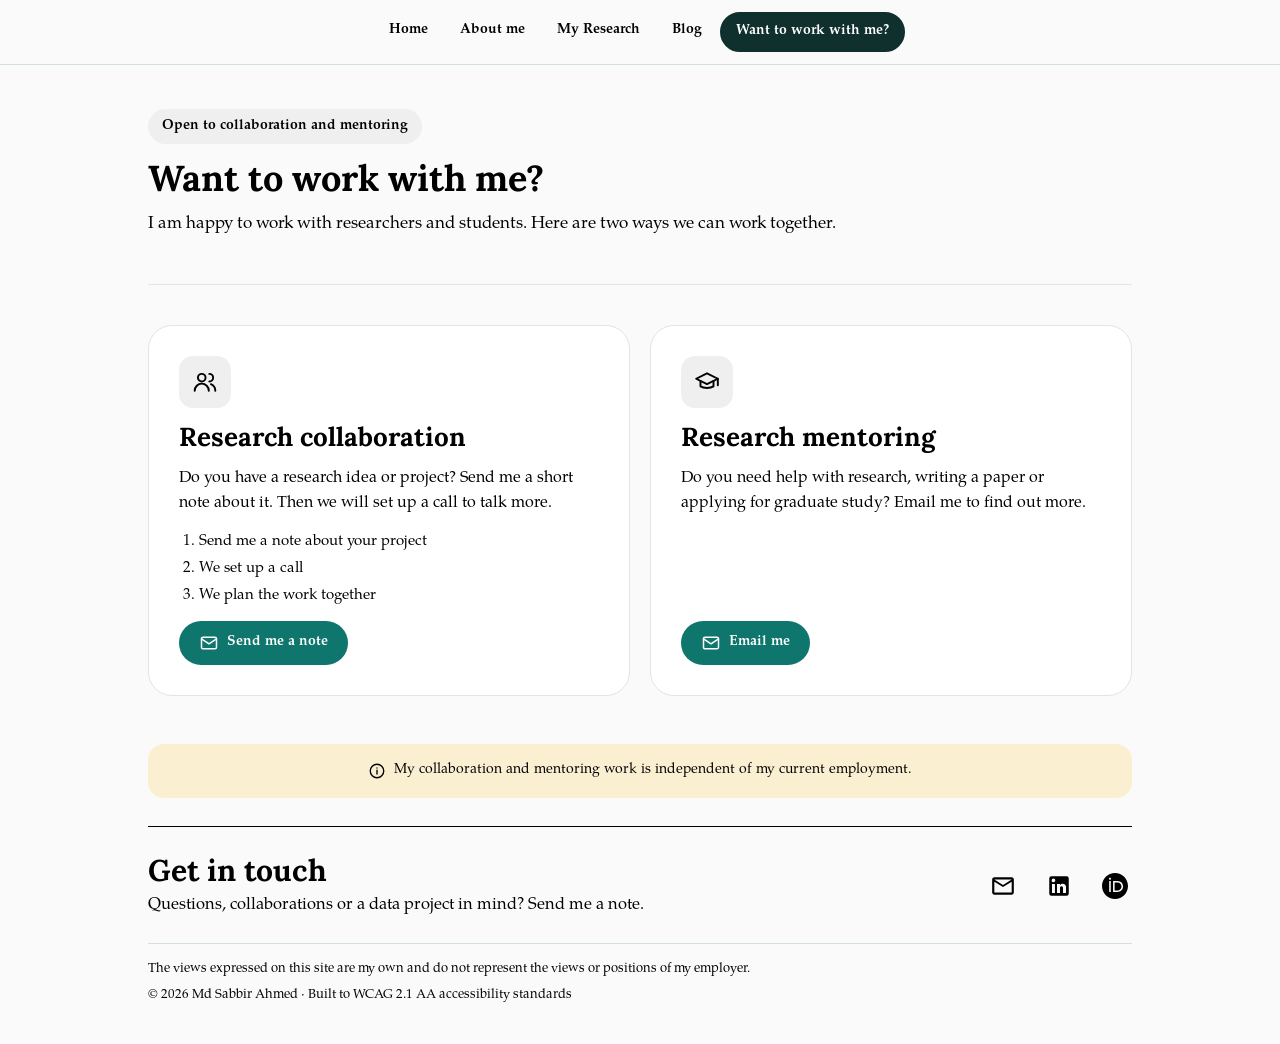
<file: work.html>
<!doctype html>
<html lang="en">
<head>
<meta charset="utf-8">
<meta name="viewport" content="width=device-width, initial-scale=1">
<title>Want to work with me? | Md Sabbir Ahmed</title>
<meta name="description" content="Work with epidemiologist Md Sabbir Ahmed on research collaboration or get research mentoring.">
<link rel="icon" type="image/png" sizes="32x32" href="images/favicon-32.png">
<link rel="apple-touch-icon" href="images/apple-touch-icon.png">
<meta property="og:type" content="website">
<meta property="og:site_name" content="Md Sabbir Ahmed">
<meta property="og:title" content="Want to work with me? | Md Sabbir Ahmed">
<meta property="og:description" content="Work with epidemiologist Md Sabbir Ahmed on research collaboration or get research mentoring.">
<meta property="og:image" content="https://episabbir.ca/images/og-card.png">
<meta property="og:image:secure_url" content="https://episabbir.ca/images/og-card.png">
<meta property="og:image:type" content="image/png">
<meta property="og:image:width" content="1200">
<meta property="og:image:height" content="630">
<meta property="og:image:alt" content="Want to work with me? | Md Sabbir Ahmed">
<meta name="twitter:image" content="https://episabbir.ca/images/og-card.png">
<meta property="og:url" content="https://episabbir.ca/work">
<link rel="canonical" href="https://episabbir.ca/work">
<meta name="twitter:card" content="summary_large_image">
<link rel="stylesheet" href="css/style.css?v=1795556083">
</head>
<body>
<nav class="site-nav" aria-label="Main"><div class="nav-bar"><span class="nav-here">Want to work with me?</span><button class="menu-toggle" type="button" aria-expanded="false" aria-controls="main-menu"><svg class="icon" viewBox="0 0 24 24" aria-hidden="true"><path d="M4 7h16M4 12h16M4 17h16"/></svg>Menu</button></div><ul id="main-menu"><li><a href="index.html">Home</a></li><li><a href="about.html">About me</a></li><li><a href="research.html">My Research</a></li><li><a href="blog.html">Blog</a></li><li><a href="work.html" aria-current="page" class="cta">Want to work with me?</a></li></ul></nav>
<main>
<div class="wrap">
<section class="summary" aria-labelledby="work-page-title">
<div class="summary-text">
<span class="pill pill-mint" style="font-size:14px;padding:7px 14px">Open to collaboration and mentoring</span>
<h1 id="work-page-title" style="margin-top:14px">Want to work with me?</h1>
<p>I am happy to work with researchers and students. Here are two ways we can work together.</p>
</div>
</section>

<section class="section" aria-label="Ways to work together">
<div class="offer-grid">
<div class="offer">
<span class="ico"><svg class="icon" viewBox="0 0 24 24" aria-hidden="true"><circle cx="9" cy="8" r="3.5"/><path d="M2.5 20a6.5 6.5 0 0 1 13 0"/><path d="M16 4.5a3.5 3.5 0 0 1 0 7M21.5 20a6.5 6.5 0 0 0-4-6"/></svg></span>
<h2>Research collaboration</h2>
<p>Do you have a research idea or project? Send me a short note about it. Then we will set up a call to talk more.</p>
<ol class="mini-steps"><li>Send me a note about your project</li><li>We set up a call</li><li>We plan the work together</li></ol>
<a class="btn btn-primary" href="mailto:sabbir.epidemiologist@gmail.com?subject=Research%20collaboration"><svg class="icon" viewBox="0 0 24 24" aria-hidden="true"><rect x="3" y="5" width="18" height="14" rx="2"/><path d="m3 7 9 6 9-6"/></svg> Send me a note</a>
</div>
<div class="offer">
<span class="ico"><svg class="icon" viewBox="0 0 24 24" aria-hidden="true"><path d="m2 9 10-5 10 5-10 5z"/><path d="M6 11v5c3 2 9 2 12 0v-5M22 9v6"/></svg></span>
<h2>Research mentoring</h2>
<p>Do you need help with research, writing a paper or applying for graduate study? Email me to find out more.</p>
<a class="btn btn-primary" href="mailto:sabbir.epidemiologist@gmail.com?subject=Research%20mentoring"><svg class="icon" viewBox="0 0 24 24" aria-hidden="true"><rect x="3" y="5" width="18" height="14" rx="2"/><path d="m3 7 9 6 9-6"/></svg> Email me</a>
</div>
</div>
</section>

<section aria-label="Note on independence">
<p class="indep"><svg class="icon" viewBox="0 0 24 24" aria-hidden="true"><circle cx="12" cy="12" r="9"/><path d="M12 11v5M12 8h.01"/></svg><span class="sr-only">Note: </span>My collaboration and mentoring work is independent of my current employment.</p>
</section>
</div>
</main>
<footer class="contact" id="contact">
<div class="wrap">
<div>
<h2>Get in touch</h2>
<p>Questions, collaborations or a data project in mind? Send me a note.</p>
</div>
<div class="contact-links">
<a class="icon-only ic-mail" href="mailto:sabbir.epidemiologist@gmail.com" aria-label="Email me: sabbir.epidemiologist@gmail.com" title="sabbir.epidemiologist@gmail.com"><svg class="brand-ic" viewBox="0 0 24 24" fill="currentColor" aria-hidden="true"><path d="M22 6c0-1.1-.9-2-2-2H4c-1.1 0-2 .9-2 2v12c0 1.1.9 2 2 2h16c1.1 0 2-.9 2-2zm-2 0-8 5-8-5zm0 12H4V8l8 5 8-5z"/></svg></a>
<a class="icon-only ic-linkedin" href="https://www.linkedin.com/in/sabbirepidemiologist/" aria-label="LinkedIn profile" title="LinkedIn" target="_blank" rel="noopener"><svg class="brand-ic" viewBox="0 0 24 24" fill="currentColor" aria-hidden="true"><path d="M19 3a2 2 0 0 1 2 2v14a2 2 0 0 1-2 2H5a2 2 0 0 1-2-2V5a2 2 0 0 1 2-2zm-.5 15.5v-5.3a3.26 3.26 0 0 0-3.26-3.26c-.85 0-1.84.52-2.32 1.3v-1.11h-2.79v8.37h2.79v-4.93c0-.77.62-1.4 1.39-1.4a1.4 1.4 0 0 1 1.4 1.4v4.93zM6.88 8.56a1.68 1.68 0 0 0 1.68-1.68c0-.93-.75-1.69-1.68-1.69a1.69 1.69 0 0 0-1.69 1.69c0 .93.76 1.68 1.69 1.68m1.39 9.94v-8.37H5.5v8.37z"/></svg></a>
<a class="icon-only ic-orcid" href="https://orcid.org/0000-0002-7663-2181" aria-label="ORCID profile" title="ORCID" target="_blank" rel="noopener"><svg class="brand-ic" viewBox="0 0 24 24" fill="currentColor" aria-hidden="true"><path d="M12 0C5.372 0 0 5.372 0 12s5.372 12 12 12 12-5.372 12-12S18.628 0 12 0M7.369 4.378c.525 0 .947.431.947.947s-.422.947-.947.947a.95.95 0 0 1-.947-.947c0-.525.422-.947.947-.947m-.722 3.038h1.444v10.041H6.647zm3.562 0h3.9c3.712 0 5.344 2.653 5.344 5.025 0 2.578-2.016 5.025-5.325 5.025h-3.919zm1.444 1.303v7.444h2.297c3.272 0 4.022-2.484 4.022-3.722 0-2.016-1.284-3.722-4.097-3.722z"/></svg></a>
</div>
<div class="small-print footnotes">
<p>The views expressed on this site are my own and do not represent the views or positions of my employer.</p>
<p>© 2026 Md Sabbir Ahmed · Built to WCAG 2.1 AA accessibility standards</p>
</div>
</div>
</footer>

<script>
(function(){var b=document.querySelector('.menu-toggle'),n=document.querySelector('.site-nav');
if(b){b.addEventListener('click',function(){var o=n.classList.toggle('open');b.setAttribute('aria-expanded',o?'true':'false');});}})();
</script>
</body>
</html>
</file>
<file: css/style.css>
/* sabbirepi.ca shared styles */
@import url('https://fonts.googleapis.com/css2?family=Lora:ital,wght@0,400..700;1,400..700&display=swap');

:root{
  --ink:#10302e;
  --muted:#4a5f5c;
  --ground:#f5f8f7;
  --card:#ffffff;
  --line:#d3e0dd;
  --accent:#0f766e;
  --accent-dark:#0b5a54;
  --peach:#fbefd2;
  --mint:#dff1ee;
  --teal:#0b5a54;
  --navy-2:#1d4a46;
  --radius:20px;
}
*{box-sizing:border-box}
html{scroll-behavior:smooth}
body{margin:0;font-family:'TeX Gyre Pagella','Palatino Linotype',Palatino,'Book Antiqua',Georgia,serif;color:#000;background:var(--ground);line-height:1.55}
img{max-width:100%;display:block}
a{color:#000}
a:hover{color:#000}
h1,h2,h3{font-family:'Lora',Georgia,serif;line-height:1.15;margin:0}
.wrap{max-width:1180px;margin:0 auto;padding:0 28px}
.section{padding:40px 0}
.section-title{font-size:34px;font-weight:700;margin-bottom:6px}
.section-sub{margin:0 0 22px;color:#000;font-size:16px}
.row-head{display:flex;flex-wrap:wrap;justify-content:space-between;align-items:baseline;gap:8px 16px;margin-bottom:20px}
.row-head .section-title{margin:0}

/* nav */
.site-nav{position:sticky;top:0;z-index:20;background:rgba(245,248,247,.94);backdrop-filter:blur(8px);border-bottom:1px solid var(--line)}
.site-nav ul{list-style:none;margin:0 auto;padding:12px 20px;max-width:1180px;display:flex;flex-wrap:wrap;justify-content:center;gap:4px}
.site-nav a{display:block;padding:9px 16px;border-radius:999px;color:#000;text-decoration:none;font-weight:500;font-size:15px}
.site-nav a:hover{background:#e3eeec;color:#000}
.site-nav a[aria-current="page"]{background:var(--ink);color:#fff}
.site-nav a.cta{border:2px solid var(--accent);color:#000;padding:7px 14px}
.site-nav a.cta:hover{background:var(--accent);color:#fff}

/* buttons, pills */
.btn{display:inline-flex;align-items:center;gap:8px;padding:13px 22px;border-radius:999px;font-weight:700;font-size:15px;text-decoration:none;border:0;cursor:pointer;font-family:inherit}
.btn-primary{background:var(--accent);color:#fff}
.btn-primary:hover{background:var(--accent-dark);color:#fff}
.btn-soft{background:#e3eeec;color:#000}
.btn-soft:hover{background:#d3e6e2;color:#000}
.pill{display:inline-block;font-weight:700;font-size:13px;padding:5px 12px;border-radius:999px}
.pill-peach{background:var(--peach);color:#000}
.pill-mint{background:var(--mint);color:#000}
.pill-blue{background:#e3eeec;color:#000}
.icon{width:20px;height:20px;flex:none;stroke:currentColor;fill:none;stroke-width:1.8;stroke-linecap:round;stroke-linejoin:round}

/* hero */
.hero{display:flex;flex-wrap:wrap;align-items:center;gap:36px;background:var(--card);border-radius:28px;padding:44px 48px;margin-top:28px}
.hero-text{flex:3 1 460px;min-width:0}
.hero h1{font-size:54px;font-weight:800;letter-spacing:-.02em;margin:16px 0 18px}
.hero h1 span{color:#000}
.hero p{margin:0 0 26px;font-size:18px;color:#000;max-width:620px}
.hero-photo{flex:2 1 280px;display:flex;justify-content:center}
.hero-photo img{width:300px;aspect-ratio:1;border-radius:22px;border:2px solid var(--accent);object-fit:cover}

/* cards */
.grid{display:grid;gap:20px;grid-template-columns:repeat(auto-fill,minmax(min(280px,100%),1fr))}
.card{background:var(--card);border-radius:var(--radius);overflow:hidden;text-decoration:none;color:#000;display:flex;flex-direction:column}
.card:hover{color:#000;box-shadow:0 6px 22px rgba(16,48,46,.08)}
.post-img{height:150px;display:flex;align-items:center;justify-content:center;font-size:14px}
.card-body{padding:20px 22px 22px}
.card-body h3{font-size:21px;font-weight:700;margin:12px 0 8px}
.card-body p{margin:0;font-size:14px;color:#000}

/* facebook */
.fb-band{background:var(--peach);border-radius:28px;padding:32px;display:flex;flex-wrap:wrap;gap:28px;align-items:flex-start}
.fb-text{flex:1 1 320px;min-width:0}
.fb-text h2{font-size:30px;color:#000;margin-bottom:10px}
.fb-text p{margin:0 0 20px;color:#000;font-size:16px}
.fb-frame{flex:1 1 360px;min-width:0;max-width:500px;background:#fff;border-radius:18px;overflow:hidden}
.fb-frame iframe{display:block;width:100%;height:520px;border:0}

/* contact footer */
.contact{background:var(--ink);color:#eaf2f0;margin:40px auto 28px;max-width:1124px;width:calc(100% - 56px);border-radius:28px}
.contact .wrap{padding-left:40px;padding-right:40px}
@media (max-width:640px){.contact{width:calc(100% - 32px)}.contact .wrap{padding-left:22px;padding-right:22px}}
.contact .wrap{padding-top:40px;padding-bottom:40px;display:flex;flex-wrap:wrap;justify-content:space-between;align-items:center;gap:24px}
.contact h2{font-size:30px;color:#fff;margin-bottom:6px}
.contact p{margin:0;color:#c6dbd8}
.contact-links{display:flex;flex-wrap:wrap;gap:12px}
.contact-links a{display:inline-flex;align-items:center;gap:10px;background:#1d4a46;color:#fff;text-decoration:none;padding:12px 18px;border-radius:999px;font-weight:500}
.contact-links a:hover{background:#245a55;color:#fff}
.contact-links a.icon-only{width:56px;height:56px;padding:0;justify-content:center;border-radius:50%}
.contact-links a.icon-only svg{width:24px;height:24px}
.contact-links a.icon-only .logo{width:30px;height:30px;background:transparent;border-radius:0;overflow:visible}
.contact-links a.icon-only .logo img{background:transparent;padding:0}
.contact-links a.icon-only .logo .fallback{display:none}
.small-print{width:100%;font-size:13px;color:#9fbdb8}
.footnotes{border-top:1px solid #1d4a46;padding-top:16px;display:flex;flex-direction:column;gap:6px}
.footnotes p{margin:0;color:#f2c94c;font-size:13px}
.footnotes a{color:#c6dbd8}

/* logo slot: shows the image if the file exists, otherwise the text badge */
.logo{position:relative;width:64px;height:64px;flex:none;border-radius:14px;background:#eaf2f0;display:flex;align-items:center;justify-content:center;overflow:hidden}
.logo .fallback{font-family:'Lora',Georgia,serif;font-weight:800;font-size:15px;color:#000;text-align:center;line-height:1.05;padding:4px}
.logo img{position:absolute;inset:0;width:100%;height:100%;object-fit:contain;background:#fff;padding:6px}
.logo.sm{width:28px;height:28px;border-radius:7px}
.logo.sm .fallback{font-size:10px}
.logo.sm img{padding:2px}

/* tiles (about page) */
.tile{background:var(--card);border-radius:var(--radius);padding:22px;display:flex;flex-direction:column;gap:14px;border:2px solid transparent;text-align:left;font:inherit;color:#000}
.tile h3{font-size:19px;font-weight:700}
.tile .meta{margin:0;color:#000;font-size:15px}
.tile .year{font-family:'Lora',Georgia,serif;font-weight:800;font-size:22px;color:#000}
button.tile{cursor:pointer;width:100%}
button.tile:hover{border-color:var(--accent)}
.tile .hint{display:inline-flex;align-items:center;gap:6px;font-size:14px;font-weight:700;color:#000}

.summary{background:var(--card);border-radius:28px;padding:36px 40px;display:flex;flex-wrap:wrap;gap:32px;align-items:center;margin-top:28px}
.summary img{width:150px;aspect-ratio:1;border-radius:50%;object-fit:cover;border:2px solid var(--accent)}
.summary-text{flex:1 1 480px;min-width:0}
.summary h1{font-size:42px;font-weight:800;margin-bottom:12px}
.summary p{margin:0 0 10px;font-size:17px;color:#000}

/* awards */
.awards{list-style:none;margin:0;padding:0;background:var(--card);border-radius:var(--radius);overflow:hidden}
.awards li{display:flex;align-items:center;gap:16px;padding:16px 22px;border-bottom:1px solid #e1ebe9}
.awards li:last-child{border-bottom:0}
.award-ico{width:44px;height:44px;border-radius:12px;display:flex;align-items:center;justify-content:center;flex:none}
.award-ico .icon{width:22px;height:22px}
.awards .what{flex:1 1 auto;min-width:0}
.awards .what strong{display:block;font-size:16px}
.awards .what span{font-size:14px;color:#000}
.awards .amt{font-family:'Lora',Georgia,serif;font-weight:700;font-size:18px;white-space:nowrap}
.total{display:inline-flex;align-items:baseline;gap:10px;background:var(--ink);color:#fff;border-radius:999px;padding:10px 20px}
.total b{font-family:'Lora',Georgia,serif;font-size:24px}

/* software */
.skills{display:grid;gap:14px;grid-template-columns:repeat(auto-fill,minmax(min(150px,100%),1fr))}
.skill{background:var(--card);border-radius:16px;padding:16px;display:flex;align-items:center;gap:12px;font-weight:700}
.skill .logo{width:44px;height:44px;border-radius:10px}
.skill .logo .fallback{font-size:12px}

/* dialog */
dialog{border:0;border-radius:24px;padding:0;max-width:620px;width:calc(100% - 32px);color:#000}
dialog::backdrop{background:rgba(16,48,46,.55)}
.dlg-head{display:flex;gap:16px;align-items:center;padding:24px 26px 16px;border-bottom:1px solid #e1ebe9}
.dlg-head h3{font-size:22px}
.dlg-head p{margin:2px 0 0;color:#000;font-size:14px}
.dlg-close{margin-left:auto;align-self:flex-start;width:44px;height:44px;border-radius:50%;border:0;background:#eaf2f0;cursor:pointer;display:flex;align-items:center;justify-content:center;color:#000}
.dlg-body{padding:18px 26px 26px}
.dlg-body h4{margin:6px 0 10px;font-size:13px;letter-spacing:.06em;text-transform:uppercase;color:#000}
.duties{list-style:none;margin:0 0 12px;padding:0;display:flex;flex-direction:column;gap:12px}
.duties li{display:flex;gap:12px;align-items:flex-start;font-size:15px}
.duties .ico{width:36px;height:36px;border-radius:10px;background:var(--mint);color:#000;display:flex;align-items:center;justify-content:center;flex:none}

/* research */
.stats{display:flex;flex-wrap:wrap;gap:12px;margin:18px 0 22px}
.stat{flex:1 1 140px;background:var(--ink);color:#fff;border-radius:18px;padding:16px 20px}
.stat b{display:block;font-family:'Lora',Georgia,serif;font-size:36px;line-height:1.1}
.stat span{font-size:14px;color:#c6dbd8}
.papers{display:grid;gap:20px;grid-template-columns:repeat(auto-fill,minmax(min(260px,100%),1fr))}
.paper{background:#fff;border:1px solid var(--line);border-radius:6px;text-decoration:none;color:#000;display:flex;flex-direction:column;box-shadow:0 1px 2px rgba(16,48,46,.06);transition:transform .15s, box-shadow .15s;}
.paper:hover{transform:translateY(-3px);box-shadow:0 10px 24px rgba(16,48,46,.12);color:#000}
.paper-thumb{height:160px;overflow:hidden;background:#fff;border-bottom:1px solid var(--line);border-radius:6px 6px 0 0}
.paper-thumb img{width:100%;height:100%;object-fit:cover;object-position:top}
.paper-top{background:var(--ink);color:#fff;padding:9px 14px;display:flex;justify-content:space-between;gap:10px;font-size:12px}
.paper-top .j{font-weight:700;letter-spacing:.02em;overflow:hidden;text-overflow:ellipsis;white-space:nowrap}
.paper-body{padding:16px 16px 12px;flex:1;display:flex;flex-direction:column;gap:10px}
.paper-body .kind{font-size:11px;letter-spacing:.08em;text-transform:uppercase;color:#000}
.paper-body h3{font-family:'TeX Gyre Pagella','Palatino Linotype',Palatino,'Book Antiqua',Georgia,serif;font-weight:700;font-size:15px;line-height:1.35;display:-webkit-box;-webkit-line-clamp:4;-webkit-box-orient:vertical;overflow:hidden}
.paper-body .auth{font-size:12.5px;color:#000;margin:0}
.paper-body .auth b{color:#000}
.faux{display:flex;flex-direction:column;gap:5px;margin-top:auto;padding-top:8px}
.faux i{display:block;height:5px;border-radius:3px;background:#e6efed}
.faux i:nth-child(2){width:92%}.faux i:nth-child(3){width:96%}.faux i:nth-child(4){width:70%}
.paper-foot{border-top:1px solid #e1ebe9;padding:10px 16px;display:flex;justify-content:space-between;align-items:center;gap:8px;font-size:13px}
.paper-foot .read{font-weight:700;color:#000;display:inline-flex;align-items:center;gap:4px}
.lead{background:var(--peach);color:#000;font-weight:700;font-size:11px;padding:3px 9px;border-radius:999px}
.filters{display:flex;flex-wrap:wrap;gap:8px;margin-bottom:18px}
.filters button{font:inherit;font-size:14px;font-weight:700;border:2px solid var(--line);background:#fff;color:#000;padding:8px 16px;border-radius:999px;cursor:pointer}
.filters button[aria-pressed="true"]{background:var(--ink);border-color:var(--ink);color:#fff}

@media (max-width:640px){
  .hero{padding:28px 22px}
  .hero h1{font-size:38px}
  .summary{padding:26px 22px}
  .summary h1{font-size:32px}
  .section-title{font-size:28px}
  .fb-band{padding:22px}
}

/* slim facebook strip (soft teal) */
.fb-strip{display:flex;flex-wrap:wrap;align-items:center;gap:14px 18px;background:#dff1ee;border-radius:20px;padding:18px 24px;text-decoration:none;color:#000}
.fb-strip:hover{color:#000;background:#d3ebe7}
.fb-logo{width:48px;height:48px;border-radius:12px;background:#fff}
.fb-logo .fallback{color:#000;display:flex}
.fb-logo img{padding:0;background:transparent}
.fb-strip-text{flex:1 1 300px;display:flex;flex-direction:column;gap:2px}
.fb-strip-text strong{font-size:18px}
.fb-strip-text span{font-size:15px;color:#000}
.fb-strip-cta{display:inline-flex;align-items:center;gap:8px;background:#0f766e;color:#fff;padding:11px 20px;border-radius:999px;font-weight:700;font-size:15px}
.papers.three{grid-template-columns:repeat(auto-fill,minmax(min(300px,100%),1fr))}

/* education logos: wider slot so wordmarks fit */
.edu-logo{width:100%;max-width:240px;height:76px;border-radius:10px;justify-content:flex-start;background:#fff}
.edu-logo img{padding:0;object-position:left center;background:#fff}
.dlg-logo{width:150px;max-width:150px;height:62px;flex:none}
.tile-top{display:flex;justify-content:space-between;align-items:flex-start;gap:12px}
.status{flex:none;font-size:12px;font-weight:700;letter-spacing:.04em;text-transform:uppercase;padding:5px 11px;border-radius:999px}
.status.now{background:var(--mint);color:#000}
.status.past{background:#eceeed;color:#000}
.edu-logo img[src*="spheru"]{width:76%;right:auto}
.awards .what .proj{display:block;margin-top:6px;font-size:14px;color:#000;font-style:italic}
.awards .what .report{display:inline-flex;align-items:center;gap:5px;margin-top:6px;font-size:14px;font-weight:700}
.awards .what .report .icon{width:16px;height:16px}
.awards li.feature{background:var(--peach);padding:22px}
.awards li.feature .what strong{font-size:20px;font-family:'Lora',Georgia,serif}
.awards li.feature .amt{font-size:24px;color:#000}
.feat-ico{width:56px;height:56px;border-radius:14px;background:#10302e;color:#f2c94c}
.feat-ico .icon{width:28px;height:28px}
.badge-top{display:inline-block;width:max-content;margin-bottom:6px;font-size:11px;font-weight:700;letter-spacing:.06em;text-transform:uppercase;background:#10302e;color:#f2c94c;padding:4px 10px;border-radius:999px}
.awards .what .badge-top{color:#f2c94c;font-size:11px}
.skills{grid-template-columns:repeat(auto-fill,minmax(min(170px,100%),1fr))}
.skill{flex-direction:column;align-items:stretch;gap:12px;text-align:center;font-size:15px}
.skill .skill-logo{width:100%;height:64px;border-radius:10px;background:#fff}
.skill .skill-logo img{padding:4px;object-position:center}
.sr-only{position:absolute;width:1px;height:1px;padding:0;margin:-1px;overflow:hidden;clip:rect(0,0,0,0);white-space:nowrap;border:0}
.skill{padding:14px}
.skills{grid-template-columns:repeat(auto-fill,minmax(min(140px,100%),1fr))}
.skill .skill-logo{height:46px}.skill .skill-logo img{padding:6px 10px}
.sk-grid{display:grid;gap:16px;grid-template-columns:repeat(auto-fill,minmax(min(420px,100%),1fr))}
@media (max-width:640px){.sk-grid{grid-template-columns:1fr}}
.sk-group{background:#fff;border-radius:var(--radius);padding:20px 22px}
.sk-head{display:flex;align-items:center;gap:12px;margin-bottom:14px}
.sk-head .ico{width:40px;height:40px;border-radius:11px;background:var(--mint);color:#000;display:flex;align-items:center;justify-content:center;flex:none}
.sk-head h3{font-size:18px}
.sk-tags{list-style:none;margin:0;padding:0;display:flex;flex-wrap:wrap;gap:8px}
.sk-tags li{background:#f2f6f5;border:1px solid var(--line);border-radius:999px;padding:6px 13px;font-size:14px;font-weight:500}
.scholar-btn{display:inline-flex;align-items:center;gap:14px;background:#fff;border:2px solid var(--line);border-radius:999px;padding:10px 22px 10px 18px;text-decoration:none;color:#000;font-weight:700;font-size:15px}
.scholar-btn:hover{border-color:var(--accent);color:#000}
.scholar-btn img{height:26px;width:auto}
.scholar-btn span{display:inline-flex;align-items:center;gap:6px;border-left:1px solid var(--line);padding-left:14px}
.scholar-btn .icon{width:16px;height:16px}
.summary .scholar-btn img{width:auto;height:26px;aspect-ratio:auto;border:0;border-radius:0;object-fit:contain}
.lead-toggle{display:inline-flex;align-items:center;gap:10px;font-size:15px;font-weight:500;cursor:pointer;margin:2px 0 6px}
.lead-toggle input{width:20px;height:20px;accent-color:var(--accent)}
.filter-count{margin:4px 0 18px;color:#000;font-size:14px}
.role-lead{background:var(--peach);color:#000}
.role-senior{background:var(--mint);color:#000}
.role-co{background:#eceeed;color:#000}
/* blog */
.feature-post{display:flex;flex-wrap:wrap;background:#fff;border-radius:28px;overflow:hidden;text-decoration:none;color:#000}
.feature-post:hover{color:#000;box-shadow:0 8px 26px rgba(16,48,46,.1)}
.feature-img{flex:1 1 420px;min-height:300px;display:flex;align-items:center;justify-content:center;font-size:15px}
.feature-body{flex:1 1 380px;padding:36px 40px;display:flex;flex-direction:column;gap:14px;justify-content:center}
.feature-body h2{font-size:34px;font-weight:800}
.excerpt{margin:0;color:#000;font-size:16px}
.card-body .excerpt{font-size:15px;margin:0 0 10px}
.meta-line{margin:0;color:#000;font-size:14px}
.blog-filters{margin-bottom:22px}
/* work with me */
.svc-grid{display:grid;gap:16px;grid-template-columns:repeat(auto-fill,minmax(min(300px,100%),1fr))}
.svc{background:#fff;border-radius:var(--radius);padding:24px}
.svc .ico{width:44px;height:44px;border-radius:12px;background:var(--mint);color:#000;display:flex;align-items:center;justify-content:center;margin-bottom:14px}
.svc h3{font-size:19px;margin-bottom:8px}
.svc p{margin:0;color:#000;font-size:15px}
.steps{list-style:none;margin:0;padding:0;display:grid;gap:16px;grid-template-columns:repeat(auto-fill,minmax(min(250px,100%),1fr))}
.steps li{background:#fff;border-radius:var(--radius);padding:22px;display:flex;gap:14px;align-items:flex-start}
.steps .num{flex:none;width:36px;height:36px;border-radius:50%;background:var(--ink);color:#f2c94c;font-family:'Lora',Georgia,serif;font-weight:800;display:flex;align-items:center;justify-content:center}
.steps h3{font-size:17px;margin-bottom:4px}
.steps p{margin:0;color:#000;font-size:14px}
.indep{margin:8px 0 0;padding:16px 20px;background:var(--peach);border-radius:16px;color:#000;font-size:14px}
.site-nav a.cta[aria-current="page"]{background:var(--ink);border-color:var(--ink);color:#fff}
.offer-grid{display:grid;gap:20px;grid-template-columns:repeat(auto-fill,minmax(min(380px,100%),1fr))}
@media (max-width:640px){.offer-grid{grid-template-columns:1fr}}
.offer{background:#fff;border-radius:24px;padding:30px;display:flex;flex-direction:column;gap:14px;align-items:flex-start}
.offer .ico{width:52px;height:52px;border-radius:14px;background:var(--mint);color:#000;display:flex;align-items:center;justify-content:center}
.offer .ico .icon{width:26px;height:26px}
.offer h2{font-size:26px}
.offer p{margin:0;color:#000;font-size:16px}
.mini-steps{margin:0;padding-left:20px;color:#000;font-size:15px;display:flex;flex-direction:column;gap:4px}
.offer .btn{margin-top:auto}
.indep{text-align:center}
.indep{display:flex;align-items:center;justify-content:center;gap:8px}
.indep .icon{width:18px;height:18px;color:#000;flex:none}
.soon{background:#fff;border-radius:28px;padding:60px 32px;text-align:center;display:flex;flex-direction:column;align-items:center;gap:12px}
.soon-ico{width:72px;height:72px;border-radius:20px;background:var(--mint);color:#000;display:flex;align-items:center;justify-content:center}
.soon-ico .icon{width:36px;height:36px}
.soon h2{font-size:32px}
.soon p{margin:0;color:#000;font-size:17px}
/* blog images + post pages */
.post-img,.feature-img,.post-hero{position:relative;overflow:hidden;display:flex;align-items:center;justify-content:center}
.post-img .icon,.feature-img .icon,.post-hero .icon{width:40px;height:40px;opacity:.55}
.post-img img,.feature-img img,.post-hero img{position:absolute;inset:0;width:100%;height:100%;object-fit:cover}
.post{background:#fff;border-radius:28px;padding:36px 48px 44px;margin-top:28px;max-width:860px;margin-left:auto;margin-right:auto}
.post h1{font-size:40px;font-weight:800;margin:14px 0 8px;line-height:1.15}
.post .back{display:inline-flex;align-items:center;gap:6px;font-weight:700;font-size:15px;text-decoration:none;margin-bottom:18px}
.post .back .icon{transform:rotate(180deg)}
.post-hero{aspect-ratio:16/9;border-radius:20px;margin:22px 0 8px}
.post-body{font-size:18px;line-height:1.7}
.post-body h2{font-size:24px;margin:28px 0 8px}
.post-body p{margin:0 0 14px}
.post-body ul{margin:0 0 14px;padding-left:24px}
.post-body li{margin-bottom:6px}
.post-body .sources{font-size:15px;line-height:1.55;color:#000}
.empty-note{background:#fff;border-radius:16px;padding:18px 22px;color:#000;margin:0 0 18px}
@media (max-width:640px){.post{padding:24px 20px 30px}.post h1{font-size:30px}}
.post .back{display:flex;width:max-content}

/* ---------- mobile ---------- */
.nav-bar{display:none}
.menu-toggle{display:inline-flex;align-items:center;gap:8px;font:inherit;font-weight:700;font-size:15px;background:var(--ink);color:#fff;border:0;border-radius:999px;padding:10px 18px;min-height:44px;cursor:pointer}
@media (max-width:760px){
  .nav-bar{display:flex;align-items:center;justify-content:space-between;padding:10px 16px}
  .nav-here{font-family:'Lora',Georgia,serif;font-weight:700;font-size:18px}
  .site-nav ul{display:none;flex-direction:column;align-items:stretch;padding:4px 16px 14px;gap:4px}
  .site-nav.open ul{display:flex}
  .site-nav a{padding:12px 16px;font-size:16px}
  .site-nav a.cta{text-align:center}
  .wrap{padding:0 16px}
  .section{padding:28px 0}
  .hero{flex-direction:column-reverse;gap:20px;margin-top:16px;border-radius:22px}
  .hero-photo img{width:170px;border-width:2px}
  .hero h1{font-size:34px;margin:12px 0 14px}
  .hero p{font-size:16px;margin-bottom:20px}
  .summary{margin-top:16px;border-radius:22px;gap:18px}
  .summary img{width:110px}
  .row-head{flex-direction:column;align-items:flex-start}
  .stat b{font-size:28px}
  .feature-img{min-height:200px}
  .feature-body{padding:24px 22px}
  .feature-body h2{font-size:26px}
  .fb-strip{padding:18px}
  .fb-strip-cta{width:100%;justify-content:center}
  .contact{margin:28px auto 16px;border-radius:22px}
  .contact h2{font-size:26px}
  .contact-links{width:100%}
  .contact-links a:not(.icon-only){width:100%}
  .contact-links a{justify-content:center;word-break:break-all}
  .offer{padding:22px}
  .offer h2{font-size:22px}
  .awards li{flex-wrap:wrap;padding:14px 16px}
  .awards .amt{width:100%;padding-left:60px}
  .awards li.feature .amt{padding-left:72px}
  .post{padding:22px 18px 28px;margin-top:16px;border-radius:22px}
  .post-body{font-size:17px}
  .scholar-btn{flex-wrap:wrap;justify-content:center;width:100%}
  .filters button{font-size:13px;padding:8px 12px}
  dialog{width:calc(100% - 20px);max-height:88vh;overflow:auto}
  .soon{padding:40px 20px}
}
@media (max-width:760px){
  .hero-photo{flex:none;align-items:center}
  .hero-text{flex:none}
  .hero-photo img{height:170px;align-self:center}
  .scholar-btn{flex-wrap:nowrap;gap:10px;padding:10px 16px}
  .summary .scholar-btn img{height:20px}
  .scholar-btn span{padding-left:10px;font-size:14px}
}

/* all text black */
body a:not(.btn):not(.card):not(.paper):not(.feature-post):not(.fb-strip):not(.scholar-btn){text-decoration-thickness:1px}

.brand-kicker{display:block;font-size:13px;font-weight:700;letter-spacing:.1em;text-transform:uppercase;color:#000;margin-bottom:6px}
.brand-tag{font-size:19px;font-weight:600;margin:4px 0 10px}
.post .brand-kicker{margin:14px 0 8px}
.brand-title{display:flex;align-items:center;gap:.3em}
.brand-title .icon{width:1em;height:1em;flex:none;stroke:#0f766e;fill:none;stroke-width:2.2;stroke-linecap:round;stroke-linejoin:round}
.brand-kicker.brand-title .icon{width:1.3em;height:1.3em}

.post-subtitle{font-size:20px;font-weight:600;color:#000;margin:-4px 0 10px}
.fit-contain img{object-fit:contain !important}
.fit-contain svg{display:none}
.latest-dot{display:inline-flex;align-items:center;gap:7px;font-weight:700;color:#0f766e;margin-right:8px;white-space:nowrap}
.latest-dot i{width:9px;height:9px;border-radius:50%;background:#14b8a6;display:inline-block;animation:latestpulse 1.8s ease-out infinite}
@keyframes latestpulse{0%{box-shadow:0 0 0 0 rgba(20,184,166,.7)}70%{box-shadow:0 0 0 9px rgba(20,184,166,0)}100%{box-shadow:0 0 0 0 rgba(20,184,166,0)}}
@media (prefers-reduced-motion:reduce){.latest-dot i{animation:none}}

/* clean footer (Nov 15): no solid block, thin line, black text */
.contact{background:transparent;color:#000;border-radius:0;border-top:1px solid #000;margin:48px auto 20px}
.contact .wrap{padding-left:0;padding-right:0}
.contact h2,.contact p{color:#000}
.contact-links a{background:transparent;color:#000;border:1px solid var(--line)}
.contact-links a:hover{background:#e3eeec;color:#000;border-color:var(--accent)}
.footnotes{border-top:1px solid var(--line)}
.footnotes p,.footnotes a{color:#000}
@media (max-width:760px){.contact .wrap{padding-left:0;padding-right:0}}

/* less space before the footer (Nov 15) */
.contact{margin:28px auto 16px}
.contact .wrap{padding-top:26px;padding-bottom:22px}
main .section:last-child{padding-bottom:12px}
@media (max-width:760px){.contact{margin:12px auto 12px}}
/* photo borders black (Nov 15) */
.hero-photo img,.summary img{border-color:#000}
/* neutral soft-white background, Option 1 (Nov 15) */
:root{--ground:#fafafa}
body{background:#fafafa}
.site-nav{background:rgba(250,250,250,.94)}
.site-nav a:hover{background:#efefef}
.hero,.card,.summary,.tile,.sk-group,.skill,.awards,.offer,.svc,.steps li,.feature-post,.post,.paper{border:1px solid #e4e4e4}
.pill-mint,.status.now,.role-senior,.sk-head .ico,.duties .ico,.svc .ico,.offer .ico,.soon-ico{background:#efefef}
.fb-strip{background:#fff;border:1px solid #e4e4e4}
.fb-strip:hover{background:#fff;border-color:#0f766e}
/* research summary boxes: light grey with teal left edge (Nov 15) */
.stat{background:#f3f3f3;color:#000;border-radius:10px;border-left:5px solid #0f766e;padding:16px 20px}
.stat b{color:#000}
.stat span{color:#000;font-size:15px}
/* current job tag in teal (Nov 15) */
.status.now{background:#0f766e;color:#fff}
/* home photo: no border, soft grey shadow (Nov 16) */
.hero-photo img{border:0;box-shadow:0 6px 18px rgba(0,0,0,.12)}

/* ===== a bit smaller, narrower (preview) ===== */
body{font-size:15.5px}
.wrap{max-width:1040px}
.site-nav ul{max-width:1040px}
.site-nav a{font-size:14px;padding:8px 14px}
.contact{max-width:984px}
.section-title{font-size:28px}
.section-sub{font-size:15px}
.btn{font-size:14px;padding:11px 20px}
.hero{padding:38px 42px;gap:32px}
.hero h1{font-size:44px}
.hero p{font-size:16.5px}
.hero-photo img{width:250px}
.summary h1{font-size:36px}
.summary img{width:130px}
.card-body{padding:18px 20px 20px}
.card-body h3{font-size:18.5px}
.post-img{height:130px}
.paper-thumb{height:140px}
.paper-body h3{font-size:14.5px}
.tile h3{font-size:17px}
.tile .year{font-size:20px}
.stat b{font-size:30px}
.feature-img{min-height:260px}
.feature-body h2{font-size:28px}
.post h1{font-size:34px}
.post-body{font-size:17px}
@media (max-width:760px){.hero h1{font-size:32px}.section-title{font-size:24px}.hero-photo img{width:160px}}
/* first section on each page: no card (preview) */
.hero,.summary{background:transparent !important;border:0 !important;border-radius:0 !important;box-shadow:none !important;padding-left:0 !important;padding-right:0 !important;margin-top:8px !important;border-bottom:1px solid #e4e4e4 !important}
/* ===== Nov 16 tweaks (preview) ===== */
/* Home photo a little smaller */
.hero-photo img{width:215px}
/* paper boxes rounded like blog cards */
.paper{border-radius:var(--radius) !important;overflow:hidden}
.paper-thumb{border-radius:0 !important}
/* Education: small logo left, year top-right, less empty space */
section[aria-labelledby="edu-title"] .tile{display:grid;grid-template-columns:1fr auto;grid-template-areas:"logo year" "title title" "meta meta";column-gap:12px;row-gap:8px;align-items:start;padding:18px 20px}
section[aria-labelledby="edu-title"] .tile>div{display:contents}
section[aria-labelledby="edu-title"] .edu-logo{grid-area:logo;width:150px;max-width:150px;height:48px}
section[aria-labelledby="edu-title"] .tile .year{grid-area:year;justify-self:end;font-size:18px;line-height:1;padding-top:4px}
section[aria-labelledby="edu-title"] .tile h3{grid-area:title;margin:6px 0 0}
section[aria-labelledby="edu-title"] .tile .meta{grid-area:meta;margin:0}
/* Software: all logos on one line */
@media (min-width:761px){
  .skills{grid-template-columns:repeat(7,1fr) !important;gap:10px}
  .skill{padding:10px !important}
  .skill .skill-logo{height:36px !important}
  .skill .skill-logo img{padding:4px 6px !important}
}
/* Google Scholar logo smaller */
.summary .scholar-btn img,.scholar-btn img{height:18px !important}
.scholar-btn{padding:8px 16px 8px 14px;font-size:14px;gap:10px}
.scholar-btn span{padding-left:10px}
/* About photo: no border (Nov 16) */
.summary img{border:0 !important}
.summary img{width:160px}
@media (max-width:760px){.summary img{width:130px}}
/* funder logos in the right corner of Research grants (Nov 16) */
.amt-col{display:flex;flex-direction:column;align-items:flex-end;gap:8px;flex:none}
.grant-logo{height:30px;width:auto;max-width:110px;object-fit:contain;mix-blend-mode:multiply}
@media (max-width:760px){.amt-col{flex-direction:row;align-items:center;gap:12px}}
/* MSc thesis card on My Research + link on About (Nov 16) */
.thesis-card{display:flex;gap:20px;align-items:center;background:var(--card);border:1px solid #e4e4e4;border-radius:var(--radius);padding:16px;margin:26px 0 0}
.thesis-thumb{flex:none;width:180px;border-radius:12px;overflow:hidden;display:block;border:1px solid #eee}
.thesis-thumb img{width:100%;height:auto;display:block}
.thesis-body{flex:1;min-width:0;display:flex;flex-direction:column;gap:6px}
.thesis-kicker{display:inline-flex;align-items:center;gap:6px;font-size:13px;font-weight:700;letter-spacing:.03em}
.thesis-kicker .icon{width:16px;height:16px;stroke:var(--accent)}
.thesis-body h3{font-size:17px;line-height:1.35;margin:0}
.thesis-body h3 a{color:#000;text-decoration:none}
.thesis-body h3 a:hover{text-decoration:underline}
.thesis-body .meta{font-size:14px;margin:0}
.thesis-read{align-self:flex-start;display:inline-flex;align-items:center;gap:6px;font-weight:700;font-size:14px;color:#000}
.thesis-read .icon{width:15px;height:15px}
.edu-thesis{display:inline-flex;align-items:center;gap:6px;font-weight:700;font-size:14px;color:#000;margin-top:2px}
.edu-thesis .icon{width:15px;height:15px}
section[aria-labelledby="edu-title"] .tile .edu-thesis{grid-column:1 / -1}
@media (max-width:760px){.thesis-card{flex-direction:column;align-items:stretch}.thesis-thumb{width:100%}}
.thesis-card{flex-direction:row-reverse}
@media (max-width:760px){.thesis-card{flex-direction:column}}
.thesis-thumb{border:0;background:#fff;border-radius:0}
/* four blog theme colours (Nov 16) */
.pill-t1{background:#fbefd2;color:#000}
.pill-t2{background:#e1ecf7;color:#000}
.pill-t3{background:#dff1ee;color:#000}
.pill-t4{background:#ece6f6;color:#000}
/* footer icons: no circles, all the same size as the email icon (Nov 16) */
.contact-links{gap:22px;align-items:center}
.contact-links a.icon-only{width:auto;height:auto;padding:4px;border:0 !important;border-radius:0;background:transparent !important}
.contact-links a.icon-only svg{width:26px;height:26px}
.contact-links a.icon-only .logo{width:26px;height:26px}
.contact-links a.icon-only:hover{opacity:.7}
/* phone: keep home photo square so it isn't cut (Nov 16) */
@media (max-width:760px){.hero-photo img{width:190px;height:190px;aspect-ratio:1;object-fit:cover;object-position:center top}}
/* footer: Material Design (email, LinkedIn) + Simple Icons (ORCID), black (Nov 20) */
.contact-links a.icon-only .brand-ic{width:26px;height:26px;color:#000;display:block}
/* About: "My research" button beside CV (Nov 20) */
.about-btns{display:flex;flex-wrap:wrap;gap:12px}
.btn-outline{background:transparent;color:#000;border:1.5px solid var(--accent)}
.btn-outline:hover{background:#e3eeec;color:#000}

/* 2026-11-22: Home sketch portrait, full image, blends into background, rounded bottom corners */
.hero-photo img{width:255px;aspect-ratio:auto !important;height:auto !important;object-fit:contain !important;box-shadow:none !important;border:0 !important;border-radius:0 0 16px 16px !important}
@media (max-width:760px){.hero-photo img{width:220px !important;height:auto !important;aspect-ratio:auto !important}}

/* post tables */
.post-table-wrap{overflow-x:auto;margin:14px 0 6px;-webkit-overflow-scrolling:touch}
.post-table{border-collapse:collapse;width:100%;min-width:640px;font-size:15px}
.post-table th,.post-table td{border:1px solid #dcdcdc;padding:9px 10px;text-align:left;vertical-align:top;color:#000}
.post-table thead th{background:#eef5f3;font-weight:600}
.post-table tbody th{font-weight:600;background:#fafafa}
.post-table td:nth-last-child(-n+2){font-weight:600}
.post-note{font-size:15px;background:#f3f3f3;border-left:4px solid #0f766e;padding:10px 14px;border-radius:6px}

/* 2026-11-23: text font = Palatino-style (TeX Gyre Pagella, self-hosted, GUST Font License) everywhere; headings stay Lora */
@font-face{font-family:'TeX Gyre Pagella';src:url(../fonts/pagella-regular.woff) format('woff');font-weight:400;font-style:normal;font-display:swap}
@font-face{font-family:'TeX Gyre Pagella';src:url(../fonts/pagella-bold.woff) format('woff');font-weight:500 900;font-style:normal;font-display:swap}
@font-face{font-family:'TeX Gyre Pagella';src:url(../fonts/pagella-italic.woff) format('woff');font-weight:400;font-style:italic;font-display:swap}
@font-face{font-family:'TeX Gyre Pagella';src:url(../fonts/pagella-bolditalic.woff) format('woff');font-weight:500 900;font-style:italic;font-display:swap}
body{font-size:16.5px}
button,input,select,textarea{font-family:inherit}

/* 2026-11-23: Latest badge dot is red (text stays teal) */
.latest-dot i{background:#e02424;animation-name:latestred}
@keyframes latestred{0%{box-shadow:0 0 0 0 rgba(224,36,36,.7)}70%{box-shadow:0 0 0 9px rgba(224,36,36,0)}100%{box-shadow:0 0 0 0 rgba(224,36,36,0)}}
@media (prefers-reduced-motion:reduce){.latest-dot i{animation:none}}

/* 2026-11-24: About me skill tags in regular weight */
.sk-tags li{font-weight:400}

/* 2026-11-24: footer icons black; on hover/focus they turn their real brand colour */
.contact-links a.icon-only:hover{opacity:1}
.contact-links a.icon-only .brand-ic{transition:color .2s ease}
.contact-links a.ic-mail:hover .brand-ic,.contact-links a.ic-mail:focus-visible .brand-ic{color:#EA4335}
.contact-links a.ic-linkedin:hover .brand-ic,.contact-links a.ic-linkedin:focus-visible .brand-ic{color:#0A66C2}
.contact-links a.ic-orcid:hover .brand-ic,.contact-links a.ic-orcid:focus-visible .brand-ic{color:#A6CE39}

/* 2026-11-24: Facebook icon in the EpiTalk bar: black outline normally, Facebook blue on hover/focus */
.fb-logo{background:transparent;border-radius:50%}
.fb-ic{width:48px;height:48px;display:block}
.fb-ic .fb-c{fill:#fff;stroke:#000;stroke-width:2;transition:fill .2s ease,stroke .2s ease}
.fb-ic .fb-f{fill:#000;transition:fill .2s ease}
.fb-strip:hover .fb-c,.fb-strip:focus-visible .fb-c{fill:#1877F2;stroke:#1877F2}
.fb-strip:hover .fb-f,.fb-strip:focus-visible .fb-f{fill:#fff}
</file>
